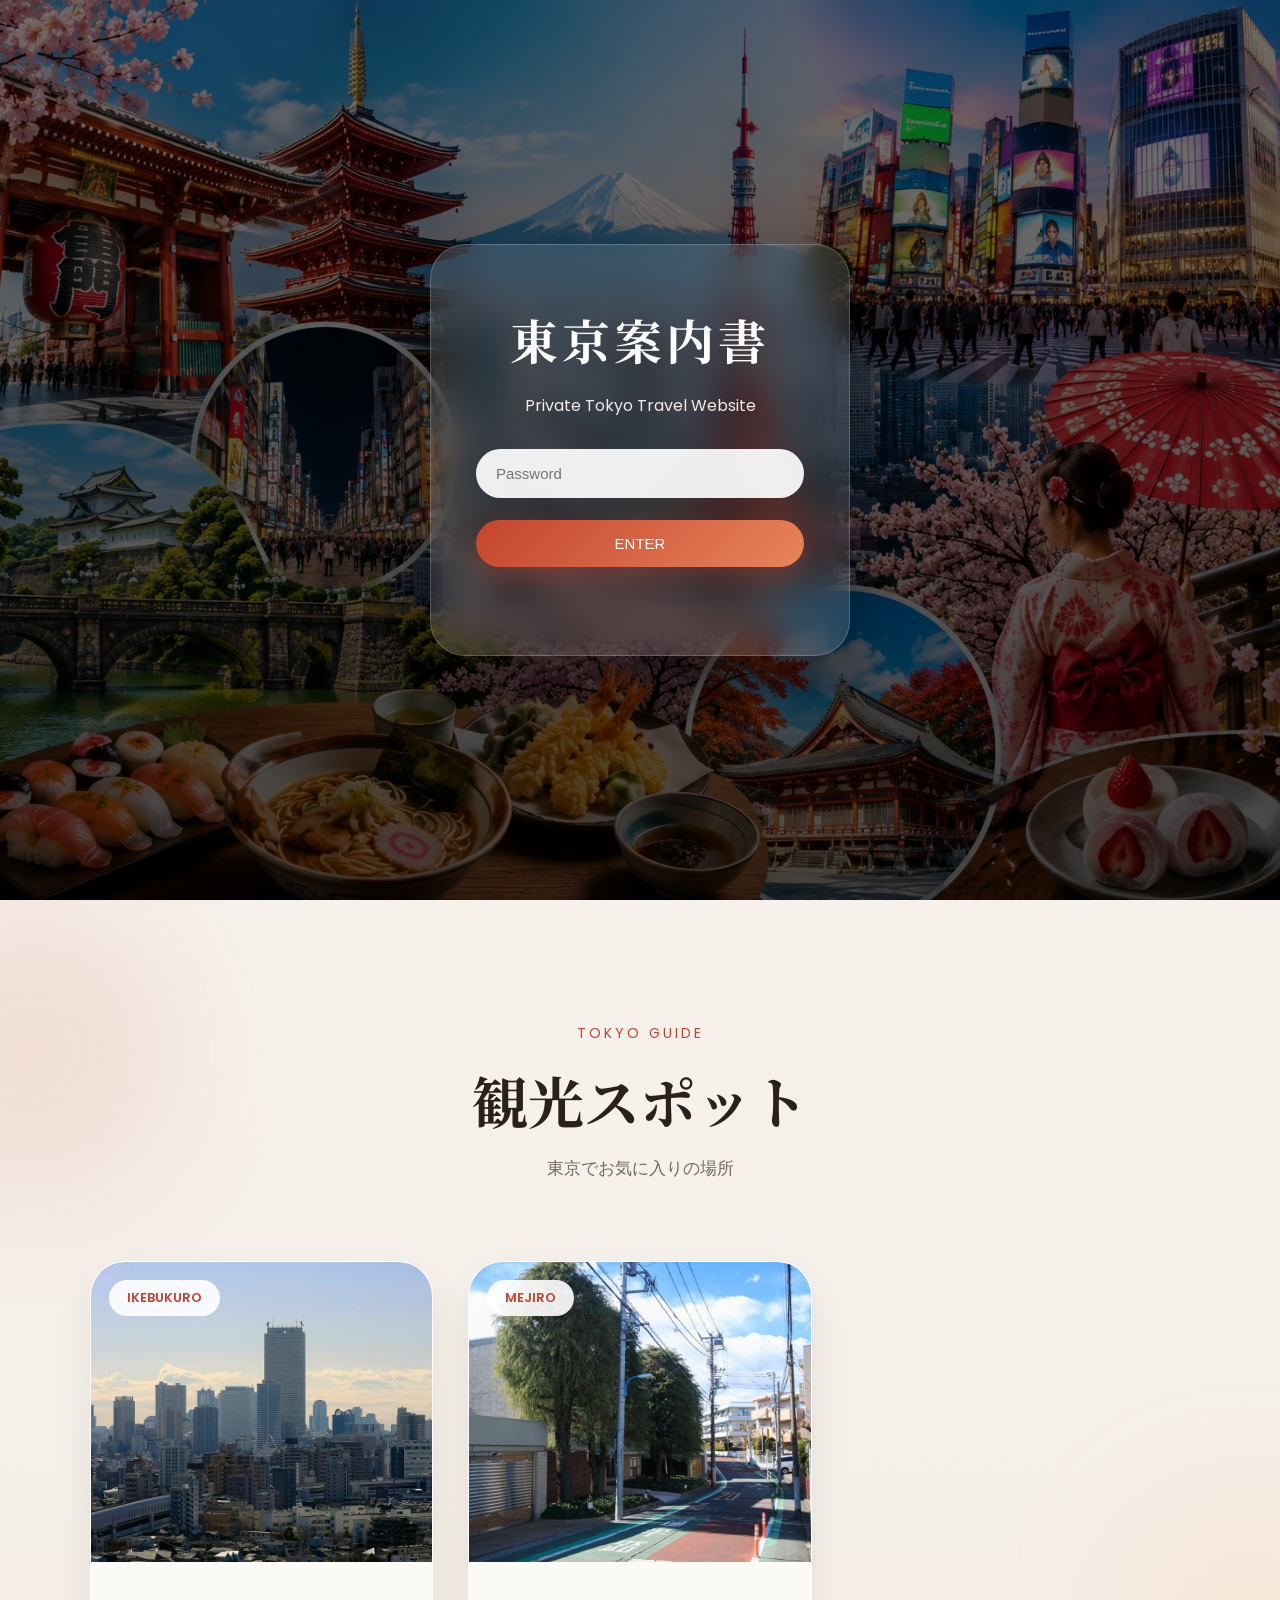
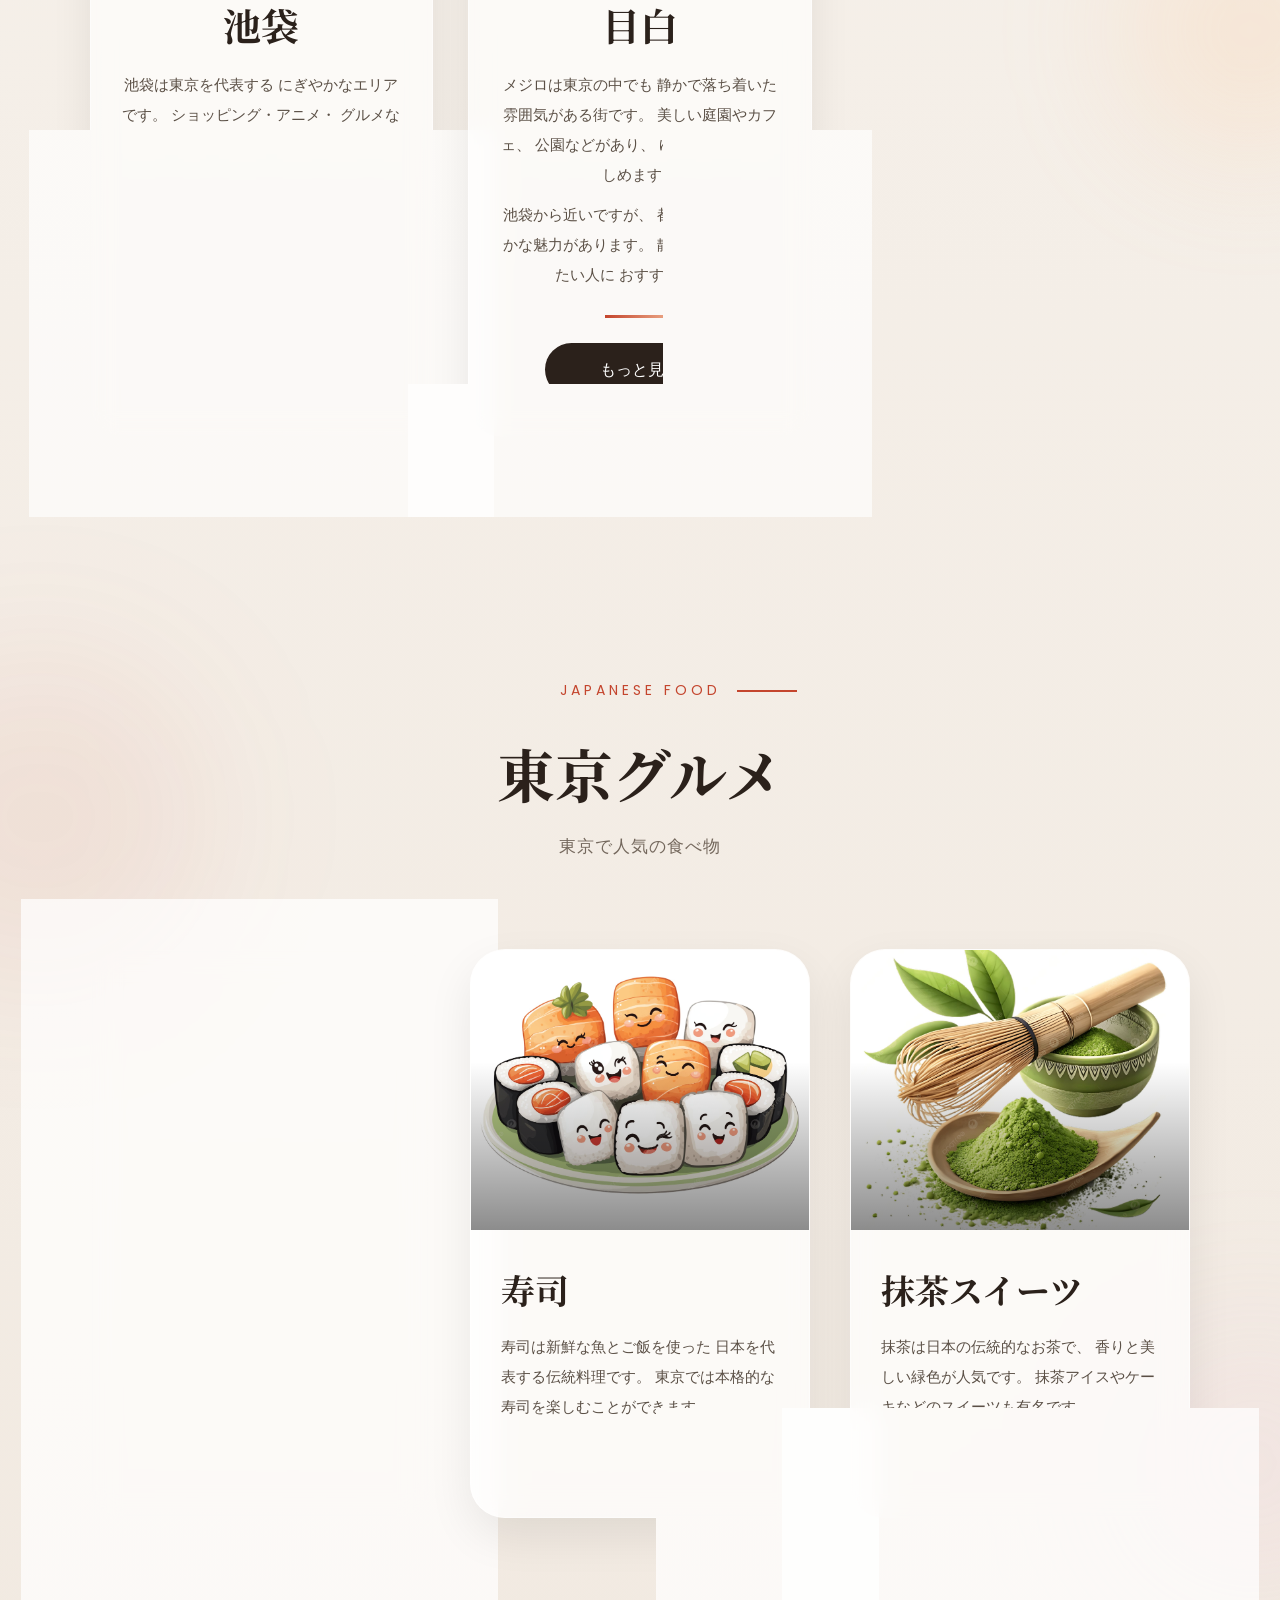
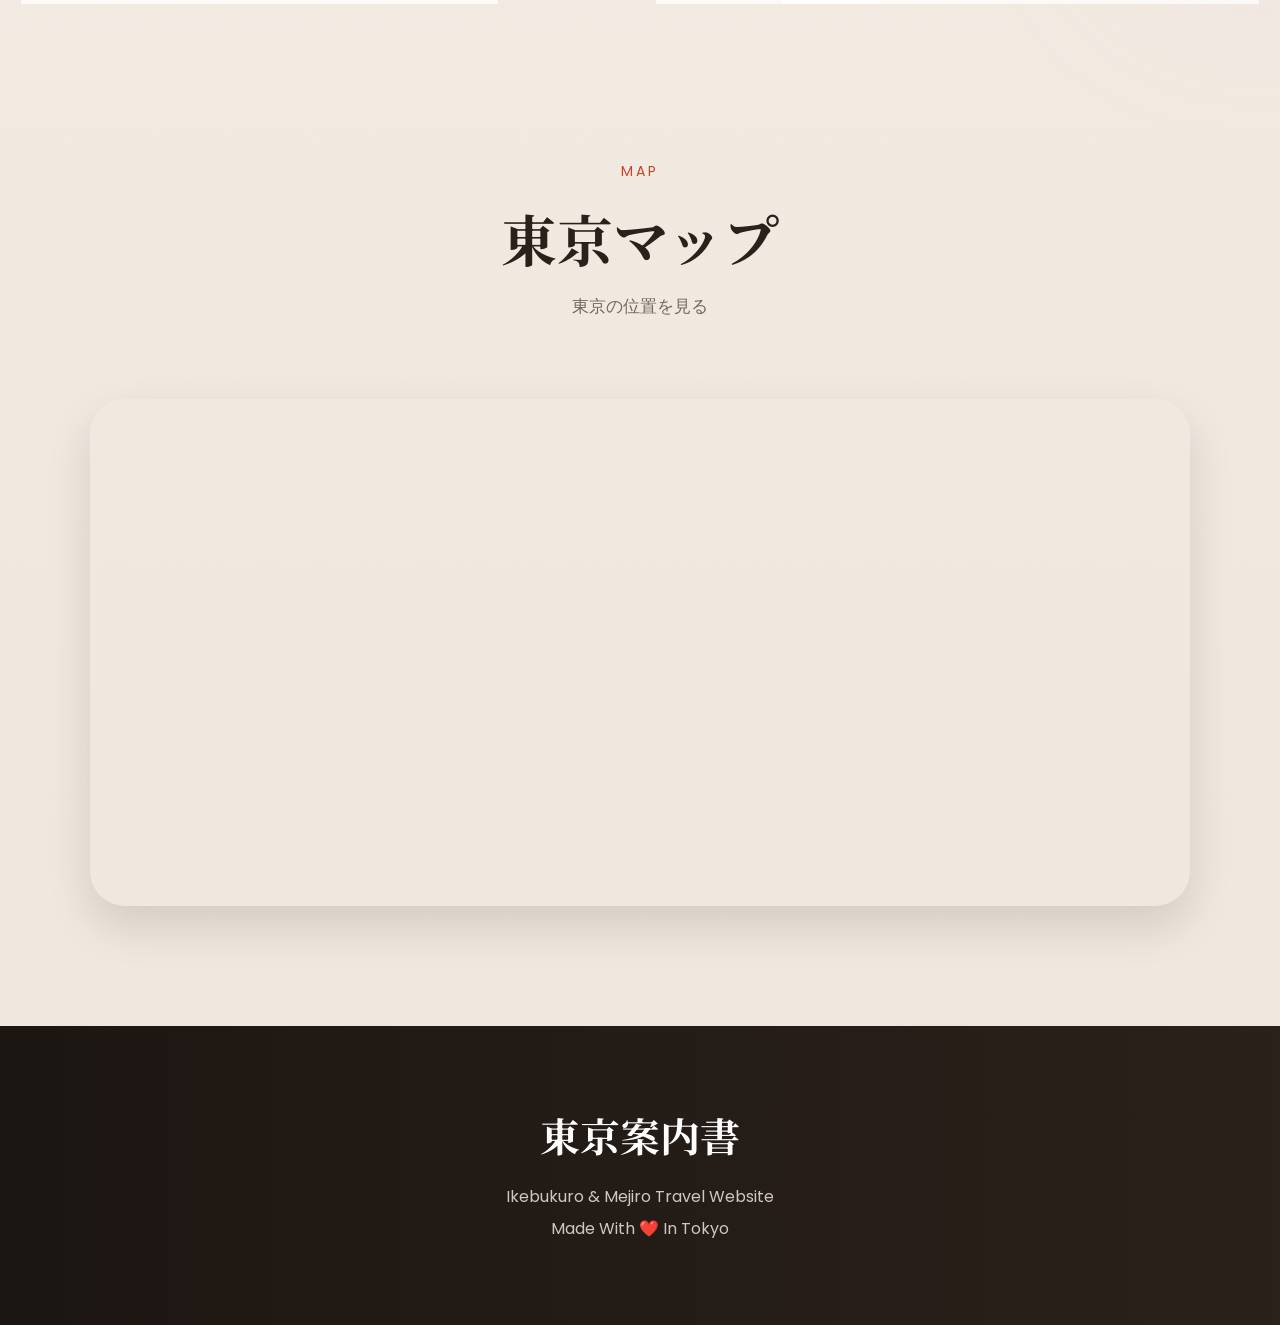
<file: index.html>
<!DOCTYPE html>
<html lang="ja">

<head>
  <meta charset="UTF-8">
  <meta name="viewport" content="width=device-width, initial-scale=1.0">

  <title>東京案内書 | Tokyo Travel</title>

  <link rel="preconnect" href="https://fonts.googleapis.com">
  <link rel="preconnect" href="https://fonts.gstatic.com" crossorigin>

  <link
    href="https://fonts.googleapis.com/css2?family=Noto+Serif+JP:wght@400;500;700&family=Poppins:wght@300;400;500;600&display=swap"
    rel="stylesheet">

  <style>
    * {
      margin: 0;
      padding: 0;
      box-sizing: border-box;
      scroll-behavior: smooth;
    }

    body {
      font-family: "Poppins", sans-serif;
      background:
        linear-gradient(to bottom,
          #f8f4ef,
          #efe6dc);

      color: #2b211b;

      overflow-x: hidden;
    }

    a {
      text-decoration: none;
      color: inherit;
    }

    img {
      width: 100%;
      display: block;
    }

    section {
      padding: 120px 7%;
    }

    /* =========================
           NAVBAR
        ========================= */

    nav {

      position: fixed;
      top: 0;
      left: 0;

      width: 100%;

      padding: 22px 7%;

      display: flex;
      justify-content: space-between;
      align-items: center;

      background:
        rgba(248, 244, 239, 0.78);

      backdrop-filter: blur(18px);

      border-bottom:
        1px solid rgba(0, 0, 0, 0.05);

      z-index: 9999;
    }

    .logo {

      display: flex;
      align-items: center;
      gap: 16px;
    }

    .logo-box {

      width: 55px;
      height: 55px;

      border-radius: 18px;

      background:
        linear-gradient(135deg,
          #c4452d,
          #e8845c);

      display: flex;
      justify-content: center;
      align-items: center;

      color: white;

      font-size: 26px;

      font-family: "Noto Serif JP", serif;

      box-shadow:
        0 10px 25px rgba(196, 69, 45, 0.25);
    }

    .logo h1 {

      font-size: 32px;

      font-family: "Noto Serif JP", serif;

      letter-spacing: 3px;
    }

    nav ul {

      display: flex;
      list-style: none;
      gap: 40px;
    }

    nav ul li a {

      position: relative;

      font-size: 15px;

      transition: 0.3s;
    }

    nav ul li a::after {

      content: "";

      position: absolute;

      left: 0;
      bottom: -6px;

      width: 0%;
      height: 2px;

      background: #c4452d;

      transition: 0.4s;
    }

    nav ul li a:hover {

      color: #c4452d;
    }

    nav ul li a:hover::after {

      width: 100%;
    }

    /* =========================
           HERO
        ========================= */

    .hero {

      height: 100vh;

      position: relative;

      background:
        linear-gradient(rgba(0, 0, 0, 0.35),
          rgba(0, 0, 0, 0.55)),
        url("image/60.jpg") center/cover;

      display: flex;
      justify-content: center;
      align-items: center;

      text-align: center;

      overflow: hidden;
    }

    .hero::before {

      content: "";

      position: absolute;

      width: 600px;
      height: 600px;

      background:
        radial-gradient(circle,
          rgba(255, 255, 255, 0.18),
          transparent);

      top: -200px;
      right: -150px;
    }

    .hero-content {

      position: relative;
      z-index: 2;

      color: white;
    }

    .hero-content h2 {

      font-size: 95px;

      font-family: "Noto Serif JP", serif;

      letter-spacing: 8px;

      margin-bottom: 20px;

      text-shadow:
        0 8px 20px rgba(0, 0, 0, 0.4);
    }

    .hero-content p {

      font-size: 20px;

      line-height: 2;

      margin-bottom: 40px;

      color: #f3ece6;
    }

    .hero-btn {

      display: inline-block;

      padding: 16px 42px;

      border-radius: 60px;

      background:
        linear-gradient(135deg,
          #c4452d,
          #e8845c);

      color: white;

      font-weight: 500;

      transition: 0.4s;

      box-shadow:
        0 10px 25px rgba(196, 69, 45, 0.35);
    }

    .hero-btn:hover {

      transform:
        translateY(-5px) scale(1.03);

      box-shadow:
        0 15px 35px rgba(196, 69, 45, 0.45);
    }

    /* =========================
           TITLE
        ========================= */

    .section-title {

      text-align: center;

      margin-bottom: 80px;
    }

    .section-title span {

      color: #c4452d;

      letter-spacing: 3px;

      font-size: 14px;
    }

    .section-title h2 {

      font-size: 56px;

      margin-top: 15px;

      margin-bottom: 15px;

      font-family: "Noto Serif JP", serif;
    }

    .section-title p {

      color: #74685d;

      font-size: 17px;
    }

    /* =========================
           CARDS
        ========================= */

    .travel-grid {

      display: grid;

      grid-template-columns:
        repeat(3, 1fr);

      gap: 35px;
    }

    .travel-card {

      background:
        rgba(255, 255, 255, 0.65);

      backdrop-filter: blur(12px);

      border-radius: 35px;

      overflow: hidden;

      transition: 0.45s;

      box-shadow:
        0 20px 40px rgba(0, 0, 0, 0.08);

      border:
        1px solid rgba(255, 255, 255, 0.5);
    }

    .travel-card:hover {

      transform:
        translateY(-10px);

      box-shadow:
        0 25px 50px rgba(0, 0, 0, 0.12);
    }

    /* IMAGE */

    .travel-image {

      height: 300px;

      overflow: hidden;

      position: relative;
    }

    .travel-image img {

      height: 100%;
      object-fit: cover;

      transition: 0.6s;
    }

    .travel-card:hover img {

      transform: scale(1.08);
    }

    .travel-tag {

      position: absolute;

      top: 18px;
      left: 18px;

      background:
        rgba(255, 255, 255, 0.9);

      padding: 8px 18px;

      border-radius: 50px;

      font-size: 13px;

      color: #c4452d;

      font-weight: 600;
    }

    /* CONTENT */

    .travel-info {

      padding: 35px 30px 40px;
    }

    .travel-info h3 {

      font-size: 38px;

      margin-bottom: 18px;

      text-align: center;

      font-family: "Noto Serif JP", serif;
    }

    .travel-info p {

      text-align: center;

      line-height: 2;

      color: #5b5046;

      font-size: 15px;

      margin-bottom: 10px;
    }

    /* LINE */

    .mini-line {

      width: 70px;
      height: 3px;

      background:
        linear-gradient(to right,
          #c4452d,
          #efb18f);

      margin: 25px auto;
    }

    /* BUTTON */

    .card-btn {

      display: block;

      width: 190px;

      margin: auto;

      padding: 14px 20px;

      text-align: center;

      border-radius: 50px;

      background: #2b211b;

      color: white;

      transition: 0.4s;
    }

    .card-btn:hover {

      background: #c4452d;

      transform: translateY(-3px);
    }

    /* =========================
           FLOATING SHAPES
        ========================= */

    .shape {

      position: absolute;

      border-radius: 50%;

      filter: blur(60px);

      z-index: -1;
    }

    .shape1 {

      width: 300px;
      height: 300px;

      background:
        rgba(196, 69, 45, 0.10);

      top: 900px;
      left: -120px;
    }

    .shape2 {

      width: 260px;
      height: 260px;

      background:
        rgba(255, 196, 140, 0.18);

      right: -100px;
      top: 1500px;
    }

    /* =========================
           FOOTER
        ========================= */

    footer {

      background:
        linear-gradient(to right,
          #1c1612,
          #2b211b);

      color: white;

      text-align: center;

      padding: 80px 7%;
    }

    footer h2 {

      font-size: 40px;

      margin-bottom: 18px;

      font-family: "Noto Serif JP", serif;
    }

    footer p {

      color: #cfc7c1;

      line-height: 2;
    }

    /* =========================
           MOBILE
        ========================= */

    @media(max-width:1100px) {

      .travel-grid {

        grid-template-columns: 1fr;
      }

    }

    @media(max-width:768px) {

      nav {

        flex-direction: column;

        gap: 20px;

        padding: 18px 5%;
      }

      nav ul {

        gap: 18px;

        flex-wrap: wrap;

        justify-content: center;
      }

      .hero-content h2 {

        font-size: 55px;

        line-height: 1.2;
      }

      .hero-content p {

        font-size: 16px;
      }

      .section-title h2 {

        font-size: 40px;
      }

      .travel-image {

        height: 240px;
      }

      .travel-info {

        padding: 28px 22px 35px;
      }

      .travel-info h3 {

        font-size: 30px;
      }

      .travel-info p {

        font-size: 14px;
      }

    }

    /* =======================
           MAP
        ======================= */

    .map-box {

      overflow: hidden;

      border-radius: 35px;

      box-shadow:
        0 20px 45px rgba(0, 0, 0, 0.12);
    }

    iframe {

      width: 100%;
      height: 500px;
      border: none;
    }

    /* =======================
   FOOD SECTION
======================= */

    #foods {

      position: relative;
    }

    /* TITLE */

    #foods .section-title {

      text-align: center;

      margin-bottom: 90px;
    }

    #foods .section-title span {

      display: inline-block;

      color: #c4452d;

      font-size: 14px;

      letter-spacing: 4px;

      margin-bottom: 15px;

      position: relative;
    }

    #foods .section-title span::after {

      content: "";

      position: absolute;

      width: 60px;
      height: 2px;

      background: #c4452d;

      top: 50%;
      left: 110%;

      transform: translateY(-50%);
    }

    #foods .section-title h2 {

      font-size: 58px;

      font-family: "Noto Serif JP", serif;

      margin-bottom: 18px;

      color: #2b211b;
    }

    #foods .section-title p {

      font-size: 17px;

      color: #74685d;

      letter-spacing: 1px;
    }

    /* GRID */

    #foods .card-grid {

      display: grid;

      grid-template-columns:
        repeat(auto-fit, minmax(320px, 1fr));

      gap: 40px;
    }

    /* CARD */

    #foods .card {

      position: relative;

      overflow: hidden;

      border-radius: 35px;

      background:
        rgba(255, 255, 255, 0.72);

      backdrop-filter: blur(14px);

      border:
        1px solid rgba(255, 255, 255, 0.45);

      transition: 0.5s;

      box-shadow:
        0 18px 45px rgba(0, 0, 0, 0.08);
    }

    #foods .card:hover {

      transform:
        translateY(-12px);

      box-shadow:
        0 28px 55px rgba(0, 0, 0, 0.14);
    }

    /* IMAGE */

    #foods .card-image {

      position: relative;

      height: 280px;

      overflow: hidden;
    }

    #foods .card-image img {

      width: 100%;
      height: 100%;

      object-fit: cover;

      transition: 0.7s;
    }

    #foods .card:hover .card-image img {

      transform: scale(1.1);
    }

    /* OVERLAY */

    #foods .card-image::after {

      content: "";

      position: absolute;

      left: 0;
      bottom: 0;

      width: 100%;
      height: 100%;

      background:
        linear-gradient(to top,
          rgba(0, 0, 0, 0.45),
          transparent 60%);
    }

    /* FOOD TAG */

    .food-tag {

      position: absolute;

      top: 20px;
      left: 20px;

      background:
        rgba(255, 255, 255, 0.92);

      color: #c4452d;

      padding: 8px 18px;

      border-radius: 50px;

      font-size: 13px;

      font-weight: 600;

      z-index: 2;

      box-shadow:
        0 8px 20px rgba(0, 0, 0, 0.08);
    }

    /* CONTENT */

    #foods .card-content {

      padding: 35px 30px 40px;
    }

    #foods .card-content h3 {

      font-size: 34px;

      margin-bottom: 18px;

      font-family: "Noto Serif JP", serif;

      color: #2b211b;
    }

    #foods .card-content p {

      font-size: 15px;

      line-height: 2;

      color: #5b5046;

      margin-bottom: 25px;
    }

    /* MINI LINE */

    .food-line {

      width: 70px;
      height: 3px;

      border-radius: 20px;

      background:
        linear-gradient(to right,
          #c4452d,
          #efb18f);

      margin-bottom: 25px;
    }

    /* BUTTON */

    .food-btn {

      display: inline-block;

      padding: 13px 28px;

      border-radius: 50px;

      background:
        linear-gradient(135deg,
          #c4452d,
          #e8845c);

      color: white;

      font-size: 14px;

      transition: 0.4s;

      box-shadow:
        0 10px 25px rgba(196, 69, 45, 0.25);
    }

    .food-btn:hover {

      transform:
        translateY(-4px);

      box-shadow:
        0 15px 35px rgba(196, 69, 45, 0.35);
    }

    /* FLOAT LIGHT */

    #foods::before {

      content: "";

      position: absolute;

      width: 320px;
      height: 320px;

      background:
        rgba(196, 69, 45, 0.08);

      border-radius: 50%;

      filter: blur(80px);

      top: 100px;
      left: -120px;

      z-index: -1;
    }

    #foods::after {

      content: "";

      position: absolute;

      width: 250px;
      height: 250px;

      background:
        rgba(242, 189, 221, 0.16);

      border-radius: 50%;

      filter: blur(80px);

      bottom: 50px;
      right: -100px;

      z-index: -1;
    }

    /* MOBILE */

    @media(max-width:768px) {

      #foods .section-title h2 {

        font-size: 42px;
      }

      #foods .card-image {

        height: 230px;
      }

      #foods .card-content {

        padding: 28px 22px 35px;
      }

      #foods .card-content h3 {

        font-size: 28px;
      }

      #foods .card-content p {

        font-size: 14px;
      }

    }

    /* =========================
   LOGIN SCREEN
========================= */

    #login-screen {

      position: fixed;

      top: 0;
      left: 0;

      width: 100%;
      height: 100vh;

      background:
        linear-gradient(rgba(0, 0, 0, 0.55),
          rgba(0, 0, 0, 0.7)),
        url("image/60.jpg") center/cover;

      display: flex;
      justify-content: center;
      align-items: center;

      z-index: 999999;
    }

    /* LOGIN BOX */

    .login-box {

      width: 420px;

      padding: 60px 45px;

      border-radius: 35px;

      background:
        rgba(255, 255, 255, 0.12);

      backdrop-filter: blur(18px);

      border:
        1px solid rgba(255, 255, 255, 0.2);

      text-align: center;

      box-shadow:
        0 25px 50px rgba(0, 0, 0, 0.35);
    }

    .login-box h1 {

      color: white;

      font-size: 48px;

      margin-bottom: 18px;

      font-family: "Noto Serif JP", serif;

      letter-spacing: 4px;
    }

    .login-box p {

      color: #f3ece6;

      margin-bottom: 28px;

      line-height: 1.8;
    }

    /* INPUT */

    .login-box input {

      width: 100%;

      padding: 16px 20px;

      border: none;

      outline: none;

      border-radius: 50px;

      background:
        rgba(255, 255, 255, 0.92);

      font-size: 15px;

      margin-bottom: 22px;
    }

    /* BUTTON */

    .login-box button {

      width: 100%;

      padding: 15px;

      border: none;

      border-radius: 50px;

      background:
        linear-gradient(135deg,
          #c4452d,
          #e8845c);

      color: white;

      font-size: 15px;

      cursor: pointer;

      transition: 0.4s;

      box-shadow:
        0 10px 25px rgba(196, 69, 45, 0.35);
    }

    .login-box button:hover {

      transform:
        translateY(-3px);

      box-shadow:
        0 15px 35px rgba(196, 69, 45, 0.45);
    }

    /* ERROR */

    #error-message {

      margin-top: 18px;

      color: #ffb3b3;

      font-size: 14px;
    }

    /* MOBILE */

    @media(max-width:600px) {

      .login-box {

        width: 90%;

        padding: 45px 30px;
      }

      .login-box h1 {

        font-size: 38px;
      }

    }
  </style>

</head>

<body>
  <!-- =========================
     PASSWORD SCREEN
========================= -->

  <div id="login-screen">

    <div class="login-box">

      <h1>東京案内書</h1>

      <p>
        Private Tokyo Travel Website
      </p>

      <input type="password" id="password" placeholder="Password" onkeydown="handleEnter(event)">

      <button onclick="checkPassword()">
        ENTER
      </button>

      <p id="error-message"></p>

    </div>

  </div>

  <!-- NAVBAR -->

  <nav>

    <div class="logo">

      <div class="logo-box">
        TK
      </div>

      <h1>東京案内書 - フリージアの通信記者NTAT</h1>

    </div>

    <ul>

      <li><a href="index.html">ホーム</a></li>
      <li><a href="ikebukuro.html">池袋</a></li>
      <li><a href="mejiro.html">目白</a></li>
      <li><a href="login.html">Login</a></li>

    </ul>

  </nav>

  <!-- HERO -->

  <section class="hero">

    <div class="hero-content">

      <h2>TOKYO TRAVEL</h2>

      <p>
        池袋・目白・東京の静かな美しさを紹介する旅サイト
      </p>

      <a href="#" class="hero-btn">
        東京を見る
      </a>

    </div>

  </section>

  <!-- SHAPES -->

  <div class="shape shape1"></div>
  <div class="shape shape2"></div>

  <!-- PLACES -->

  <section>

    <div class="section-title">

      <span>TOKYO GUIDE</span>

      <h2>観光スポット</h2>

      <p>
        東京でお気に入りの場所
      </p>

    </div>

    <div class="travel-grid">
      <!-- IKEBUKURO -->

      <div class="travel-card">

        <div class="travel-image">

          <img src="image/41.jpg" alt="目白">

          <div class="travel-tag">
            IKEBUKURO
          </div>

        </div>

        <div class="travel-info">

          <h3>池袋</h3>

          <p>
            池袋は東京を代表する にぎやかなエリアです。
            ショッピング・アニメ・ グルメなどが楽しめます。
            伝統的な神社もあり、 都会と文化が共存する街です。
          </p>

          <p>
            日本庭園や散歩道を
            ゆっくり楽しめます。
          </p>

          <div class="mini-line"></div>

          <a href="ikebukuro.html" class="card-btn">
            もっと見る
          </a>

        </div>

      </div>

      <!-- MEJIRO -->

      <div class="travel-card">

        <div class="travel-image">

          <img src="image/66.jpg" alt="学習院大学">

          <div class="travel-tag">
            MEJIRO
          </div>

        </div>

        <div class="travel-info">

          <h3>目白</h3>

          <p>
            メジロは東京の中でも 静かで落ち着いた雰囲気がある街です。
            美しい庭園やカフェ、 公園などがあり、 ゆっくり散歩を楽しめます。

          <p>
            池袋から近いですが、 都会とは違う穏やかな魅力があります。
            静かな東京を感じたい人に おすすめです。
          </p>
          </p>

          <div class="mini-line"></div>

          <a href="mejiro.html" class="card-btn">
            もっと見る
          </a>

        </div>

      </div>

    </div>

  </section>
  <!-- FOOD -->

  <section id="foods">

    <div class="section-title">

      <span>JAPANESE FOOD</span>

      <h2>東京グルメ</h2>

      <p>
        東京で人気の食べ物
      </p>

    </div>

    <div class="card-grid">

      <!-- RAMEN -->

      <div class="card">

        <div class="card-image">

          <img src="image/64.jpg" alt="Ramen">

        </div>

        <div class="card-content">

          <h3>ラーメン</h3>

          <p>
            ラーメンは日本でとても人気のある料理です。
            濃厚なスープともちもちした麺が魅力で、
            東京には多くの有名ラーメン店があります。
          </p>

        </div>

      </div>

      <!-- SUSHI -->

      <div class="card">

        <div class="card-image">

          <img src="image/63.jpg" alt="Sushi">

        </div>

        <div class="card-content">

          <h3>寿司</h3>
          <p>
            寿司は新鮮な魚とご飯を使った
            日本を代表する伝統料理です。
            東京では本格的な寿司を楽しむことができます。
          </p>

        </div>

      </div>

      <!-- MATCHA -->

      <div class="card">

        <div class="card-image">

          <img src="image/62.jpg" alt="Matcha">

        </div>

        <div class="card-content">

          <h3>抹茶スイーツ</h3>

          <p>
            抹茶は日本の伝統的なお茶で、
            香りと美しい緑色が人気です。
            抹茶アイスやケーキなどのスイーツも有名です。
          </p>

        </div>

      </div>

    </div>

  </section>

  <!-- MAP -->

  <section id="map">

    <div class="section-title">

      <span>MAP</span>

      <h2>東京マップ</h2>

      <p>
        東京の位置を見る
      </p>

    </div>

    <div class="map-box">

      <iframe src="https://www.google.com/maps?q=Tokyo&output=embed">
      </iframe>

    </div>

  </section>

  <footer>

    <h2>東京案内書</h2>

    <p>
      Ikebukuro & Mejiro Travel Website <br>
      Made With ❤️ In Tokyo
    </p>

  </footer>
  <!-- =========================
     SCRIPT
========================= -->

  <script>

    function checkPassword() {
      function handleEnter(event) {

        if (event.key === "Enter") {

          checkPassword();
        }

      }

      const password =
        document.getElementById("password").value;

      const loginScreen =
        document.getElementById("login-screen");

      const error =
        document.getElementById("error-message");

      // PASSWORD

      if (password === "freesiaNTAT") {

        loginScreen.style.display = "none";

      } else {

        error.innerHTML =
          "パスワードが違います";
      }

    }

  </script>

</body>

</html>
</file>
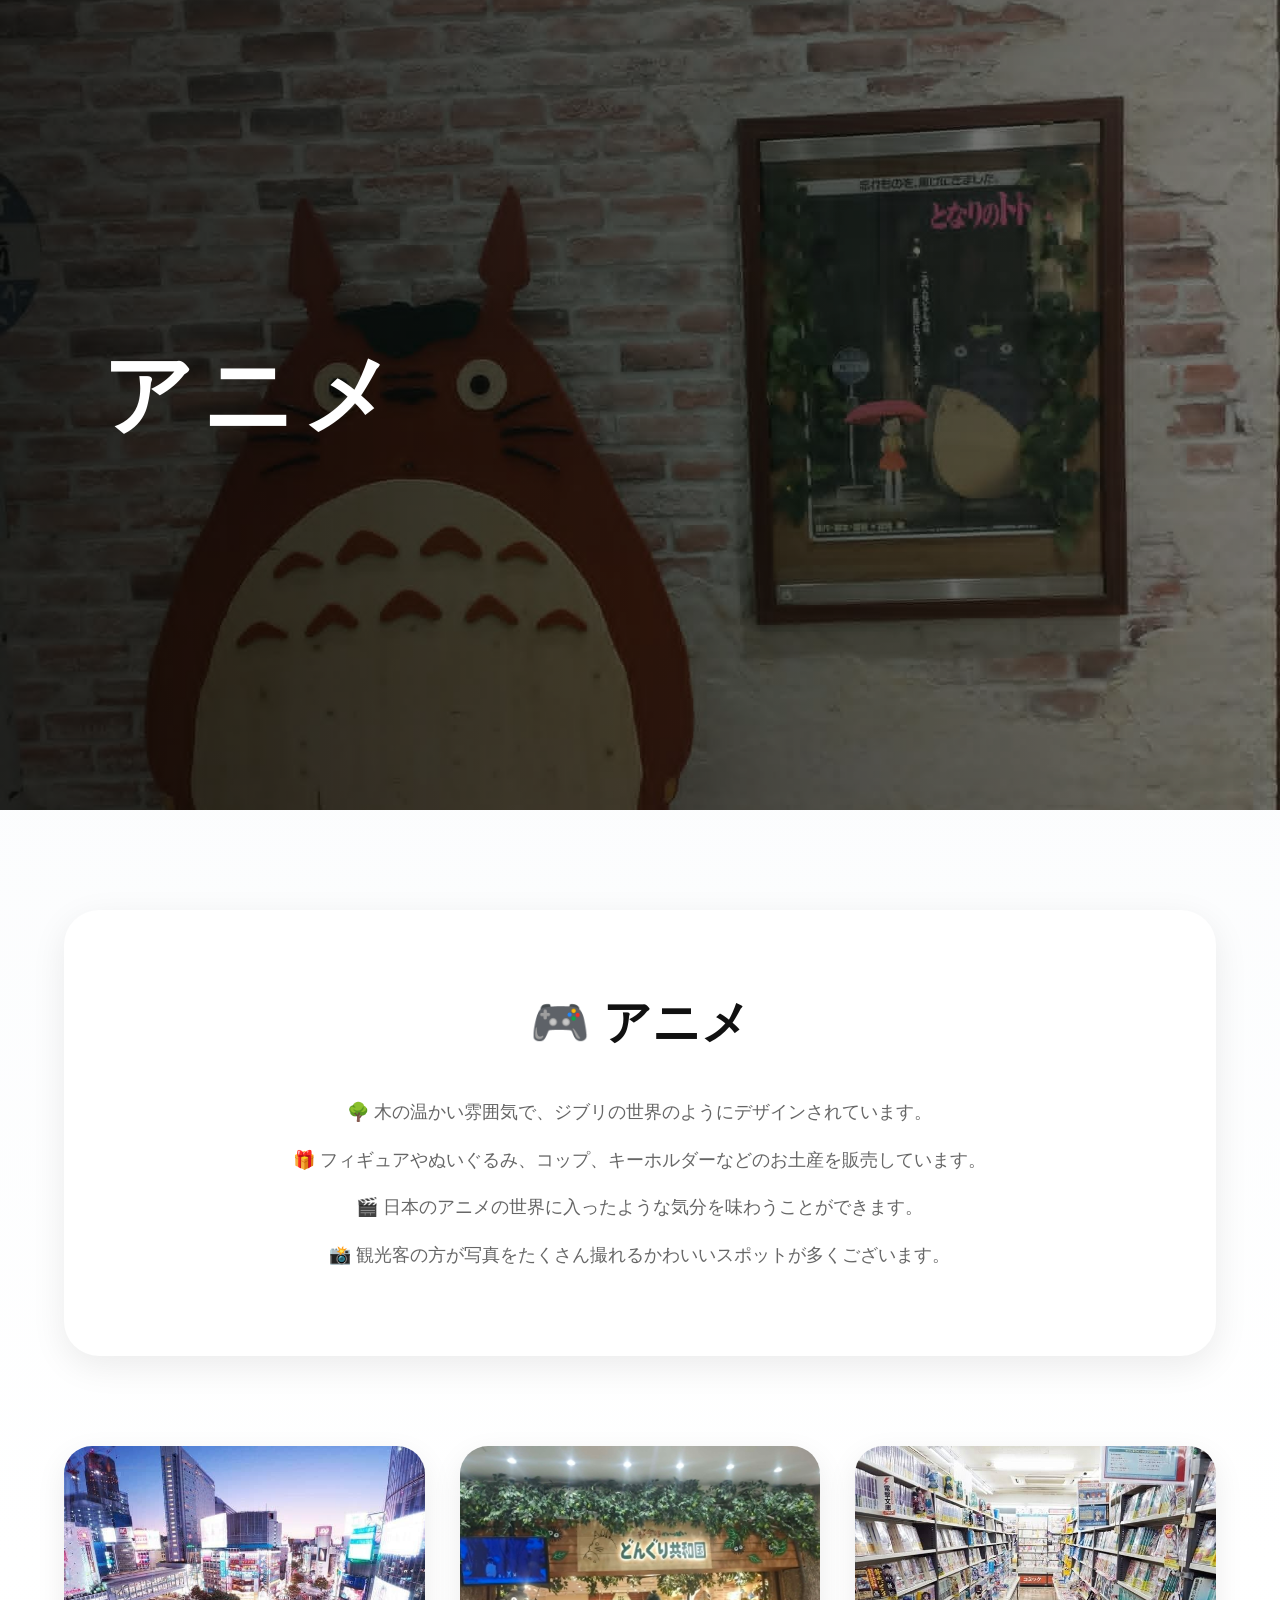
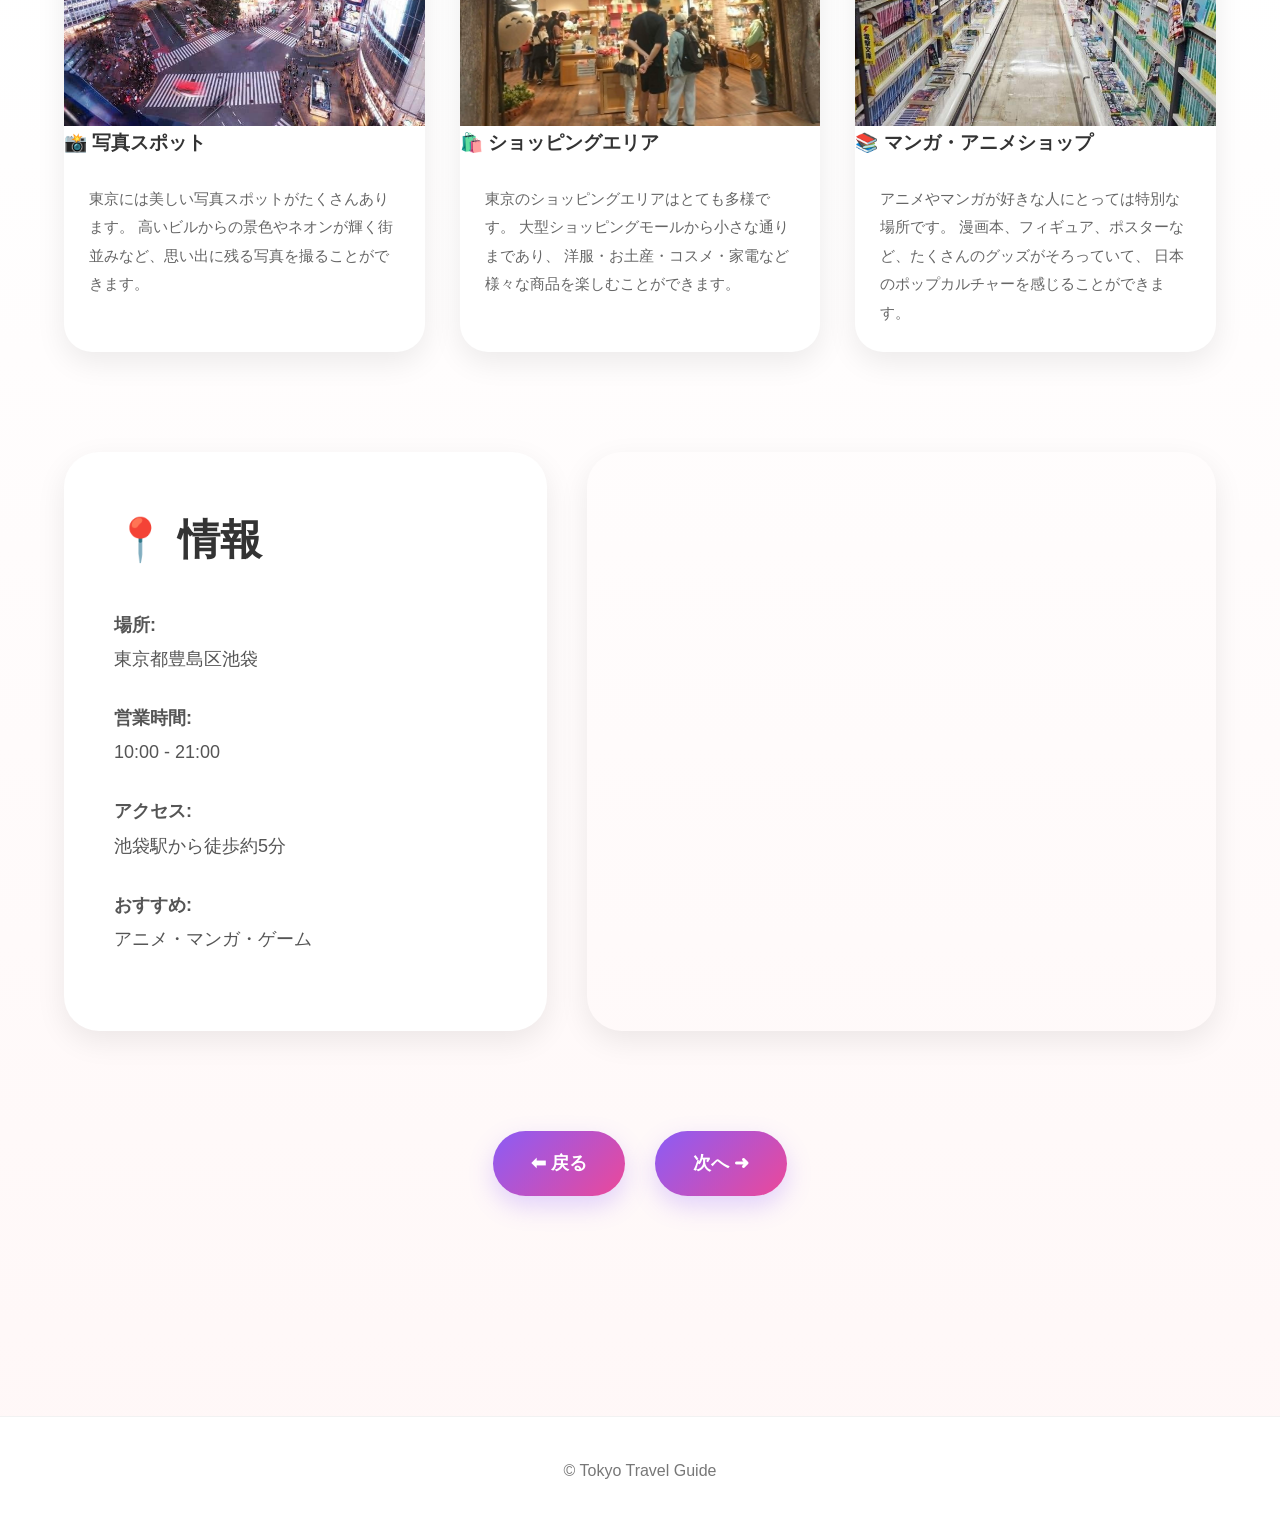
<file: anime.html>
<!DOCTYPE html>
<html lang="ja">

<head>
    <meta charset="UTF-8">
    <meta name="viewport" content="width=device-width, initial-scale=1.0">

    <title>Anime Street | Tokyo Travel</title>

    <style>
        * {
            margin: 0;
            padding: 0;
            box-sizing: border-box;
            font-family: Arial, sans-serif;
        }

        html {
            scroll-behavior: smooth;
        }

        body {

            background:
                linear-gradient(to bottom,
                    #f8fafc,
                    #ffffff,
                    #fff7f7);

            color: #333;

            line-height: 1.8;
        }

        /* HERO */

        .hero {
            position: relative;

            height: 90vh;

            overflow: hidden;
        }

        .hero img {
            width: 100%;
            height: 100%;

            object-fit: cover;

            filter: brightness(65%);
        }

        .hero::after {
            content: "";

            position: absolute;
            inset: 0;

            background:
                linear-gradient(to right,
                    rgba(0, 0, 0, 0.7),
                    rgba(0, 0, 0, 0.2));
        }

        .hero-text {
            position: absolute;

            top: 50%;
            left: 8%;

            transform: translateY(-50%);

            z-index: 5;

            color: white;
        }

        .hero-text h1 {

            font-size: 90px;

            letter-spacing: 8px;

            margin-bottom: 20px;

            font-weight: 900;
        }

        .hero-text p {

            font-size: 24px;

            color: #f1f1f1;
        }

        /* CONTAINER */

        .container {
            width: 90%;
            max-width: 1300px;

            margin: auto;

            padding: 100px 0;
        }

        /* DESCRIPTION */

        .description {

            background: white;

            padding: 70px;

            border-radius: 35px;

            margin-bottom: 90px;

            box-shadow:
                0 10px 35px rgba(0, 0, 0, 0.08);

            text-align: center;
        }

        .description h2 {

            font-size: 48px;

            margin-bottom: 30px;

            color: #111;
        }

        .description p {

            font-size: 18px;

            color: #666;

            margin-bottom: 15px;
        }

        /* GALLERY */

        .gallery {

            display: grid;

            grid-template-columns:
                repeat(auto-fit, minmax(320px, 1fr));

            gap: 35px;

            margin-bottom: 100px;
        }

        .gallery-card {

            background: white;

            border-radius: 28px;

            overflow: hidden;

            box-shadow:
                0 10px 30px rgba(0, 0, 0, 0.08);

            transition: 0.4s;
        }

        .gallery-card:hover {

            transform:
                translateY(-10px);
        }

        .gallery-item {

            position: relative;

            overflow: hidden;

            height: 280px;
        }

        .gallery-item img {

            width: 100%;
            height: 100%;

            object-fit: cover;

            transition: 0.5s;
        }

        .gallery-item:hover img {

            transform: scale(1.08);
        }

        /* OVERLAY */

        .overlay {

            position: absolute;
            inset: 0;

            background:
                linear-gradient(to top,
                    rgba(0, 0, 0, 0.85),
                    rgba(0, 0, 0, 0.1));

            display: flex;

            flex-direction: column;

            justify-content: flex-end;

            padding: 25px;

            opacity: 0;

            transition: 0.4s;
        }

        .gallery-item:hover .overlay {

            opacity: 1;
        }

        .overlay h3 {

            color: white;

            font-size: 30px;

            margin-bottom: 10px;
        }

        .overlay p {

            color: #eee;
        }

        .gallery-caption {

            padding: 25px;

            color: #666;

            font-size: 15px;

            line-height: 1.9;
        }

        /* INFO + MAP */

        .info-map {

            display: grid;

            grid-template-columns:
                1fr 1.3fr;

            gap: 40px;

            align-items: stretch;

            margin-bottom: 100px;
        }

        .info-box {

            background: white;

            padding: 50px;

            border-radius: 35px;

            box-shadow:
                0 10px 30px rgba(0, 0, 0, 0.08);

            display: flex;

            flex-direction: column;

            justify-content: center;
        }

        .info-box h3 {

            font-size: 42px;

            margin-bottom: 30px;
        }

        .info-box p {

            font-size: 18px;

            color: #555;

            margin-bottom: 25px;

            line-height: 1.9;
        }

        .map-box iframe {

            width: 100%;

            height: 100%;

            min-height: 450px;

            border: none;

            border-radius: 35px;

            box-shadow:
                0 10px 30px rgba(0, 0, 0, 0.08);
        }

        /* BUTTONS */

        .page-navigation {

            display: flex;

            justify-content: center;

            gap: 30px;

            flex-wrap: wrap;
        }

        .nav-btn {

            padding: 16px 38px;

            border-radius: 50px;

            text-decoration: none;

            font-size: 18px;

            font-weight: bold;

            color: white;

            background:
                linear-gradient(135deg,
                    #8b5cf6,
                    #ec4899);

            box-shadow:
                0 10px 25px rgba(140, 90, 255, 0.25);

            transition: 0.4s;
        }

        .nav-btn:hover {

            transform:
                translateY(-5px) scale(1.05);
        }

        /* FOOTER */

        footer {

            margin-top: 120px;

            background: white;

            padding: 40px;

            text-align: center;

            color: #777;

            border-top:
                1px solid rgba(0, 0, 0, 0.05);
        }

        /* RESPONSIVE */

        @media(max-width:900px) {

            .hero-text h1 {

                font-size: 60px;
            }

            .hero-text p {

                font-size: 18px;
            }

            .description {

                padding: 40px;
            }

            .description h2 {

                font-size: 36px;
            }

            .info-map {

                grid-template-columns: 1fr;
            }

        }
        /* =========================
   MOBILE RESPONSIVE
========================= */

@media (max-width: 768px){

    body{
        overflow-x:hidden;
    }

    section{
        padding:70px 6%;
    }

    /* HERO */

    .hero{
        height:85vh;
        background-position:center;
    }

    .hero-content h1{

        font-size:52px;

        letter-spacing:2px;

        line-height:1.2;
    }

    .hero-content p{

        font-size:16px;

        padding:0 10px;
    }

    /* TITLE */

    .title{
        margin-bottom:45px;
    }

    .title h2{

        font-size:34px;

        line-height:1.4;
    }

    .title p{

        font-size:15px;

        line-height:1.9;
    }

    /* GRID */

    .gallery{

        grid-template-columns:1fr;

        gap:25px;
    }

    .info-map{

        grid-template-columns:1fr;
    }

    /* CARD */

    .gallery-card{

        border-radius:24px;
    }

    .gallery-card img{

        height:220px;
    }

    .gallery-content{

        padding:22px;
    }

    .gallery-content h3{

        font-size:24px;
    }

    .gallery-content p{

        font-size:15px;
    }

    /* INFO BOX */

    .info-box{

        padding:28px;
    }

    .info-box h3{

        font-size:28px;
    }

    .info-box p{

        font-size:15px;
    }

    /* MAP */

    iframe{

        height:320px;
    }

    /* BUTTON */

    .page-navigation{

        gap:15px;
    }

    .nav-btn{

        width:100%;

        text-align:center;

        padding:14px 20px;

        font-size:15px;
    }

    /* FOOTER */

    footer{

        padding:60px 6%;
    }

    footer h2{

        font-size:28px;
    }

    footer p{

        font-size:14px;
    }

}
    </style>

</head>

<body>

    <!-- HERO -->

    <section class="hero">

        <img src="image/9.jpg">

        <div class="hero-text">

            <h1>アニメ </h1>

            <p>
            </p>

        </div>

    </section>

    <!-- CONTENT -->

    <div class="container">

        <!-- DESCRIPTION -->

        <div class="description">

            <h2>🎮 アニメ</h2>

            <p>
                🌳 木の温かい雰囲気で、ジブリの世界のようにデザインされています。
            </p>

            <p>
                🎁 フィギュアやぬいぐるみ、コップ、キーホルダーなどのお土産を販売しています。
            </p>

            <p>
                🎬 日本のアニメの世界に入ったような気分を味わうことができます。
            </p>
            <p>
                📸 観光客の方が写真をたくさん撮れるかわいいスポットが多くございます。
            </p>

        </div>

        <!-- GALLERY -->

        <div class="gallery">

            <!-- ITEM 1 -->

            <div class="gallery-card">

                <div class="gallery-item">

                    <img src="image/55.jpg">

                    <div class="overlay">

                        <h3>📸 写真スポット</h3>

                    </div>

                </div>
                <h3>📸 写真スポット</h3>

                <div class="gallery-caption">

                    東京には美しい写真スポットがたくさんあります。
                    高いビルからの景色やネオンが輝く街並みなど、思い出に残る写真を撮ることができます。

                </div>

            </div>

            <!-- ITEM 2 -->

            <div class="gallery-card">

                <div class="gallery-item">

                    <img src="image/10.jpg">

                    <div class="overlay">

                        <h3>🛍️ ショッピングエリア</h3>

                    </div>

                </div>
                <h3>🛍️ ショッピングエリア</h3>

                <div class="gallery-caption">

                    東京のショッピングエリアはとても多様です。
                    大型ショッピングモールから小さな通りまであり、
                    洋服・お土産・コスメ・家電など様々な商品を楽しむことができます。

                </div>

            </div>

            <!-- ITEM 3 -->

            <div class="gallery-card">

                <div class="gallery-item">

                    <img src="image/54.jpg">

                    <div class="overlay">

                        <h3>📚 マンガ・アニメショップ</h3>

                    </div>

                </div>
                <h3>📚 マンガ・アニメショップ</h3>

                <div class="gallery-caption">

                    アニメやマンガが好きな人にとっては特別な場所です。
                    漫画本、フィギュア、ポスターなど、たくさんのグッズがそろっていて、
                    日本のポップカルチャーを感じることができます。

                </div>

            </div>

        </div>

        <!-- INFO + MAP -->

        <section class="info-map">

            <div class="info-box">

                <h3>📍 情報</h3>

                <p>
                    <strong>場所:</strong><br>
                    東京都豊島区池袋
                </p>

                <p>
                    <strong>営業時間:</strong><br>
                    10:00 - 21:00
                </p>

                <p>
                    <strong>アクセス:</strong><br>
                    池袋駅から徒歩約5分
                </p>

                <p>
                    <strong>おすすめ:</strong><br>
                    アニメ・マンガ・ゲーム
                </p>

            </div>

            <div class="map-box">

                <iframe src="https://www.google.com/maps?q=Ikebukuro+Anime+Tokyo&output=embed">
                </iframe>

            </div>

        </section>

        <!-- BUTTON -->

        <div class="page-navigation">

            <a href="sunshine.html" class="nav-btn">
                ⬅ 戻る
            </a>

            <a href="food.html" class="nav-btn">
                次へ ➜
            </a>

        </div>

    </div>

    <!-- FOOTER -->

    <footer>

        <p>© Tokyo Travel Guide</p>

    </footer>

</body>

</html>
</file>
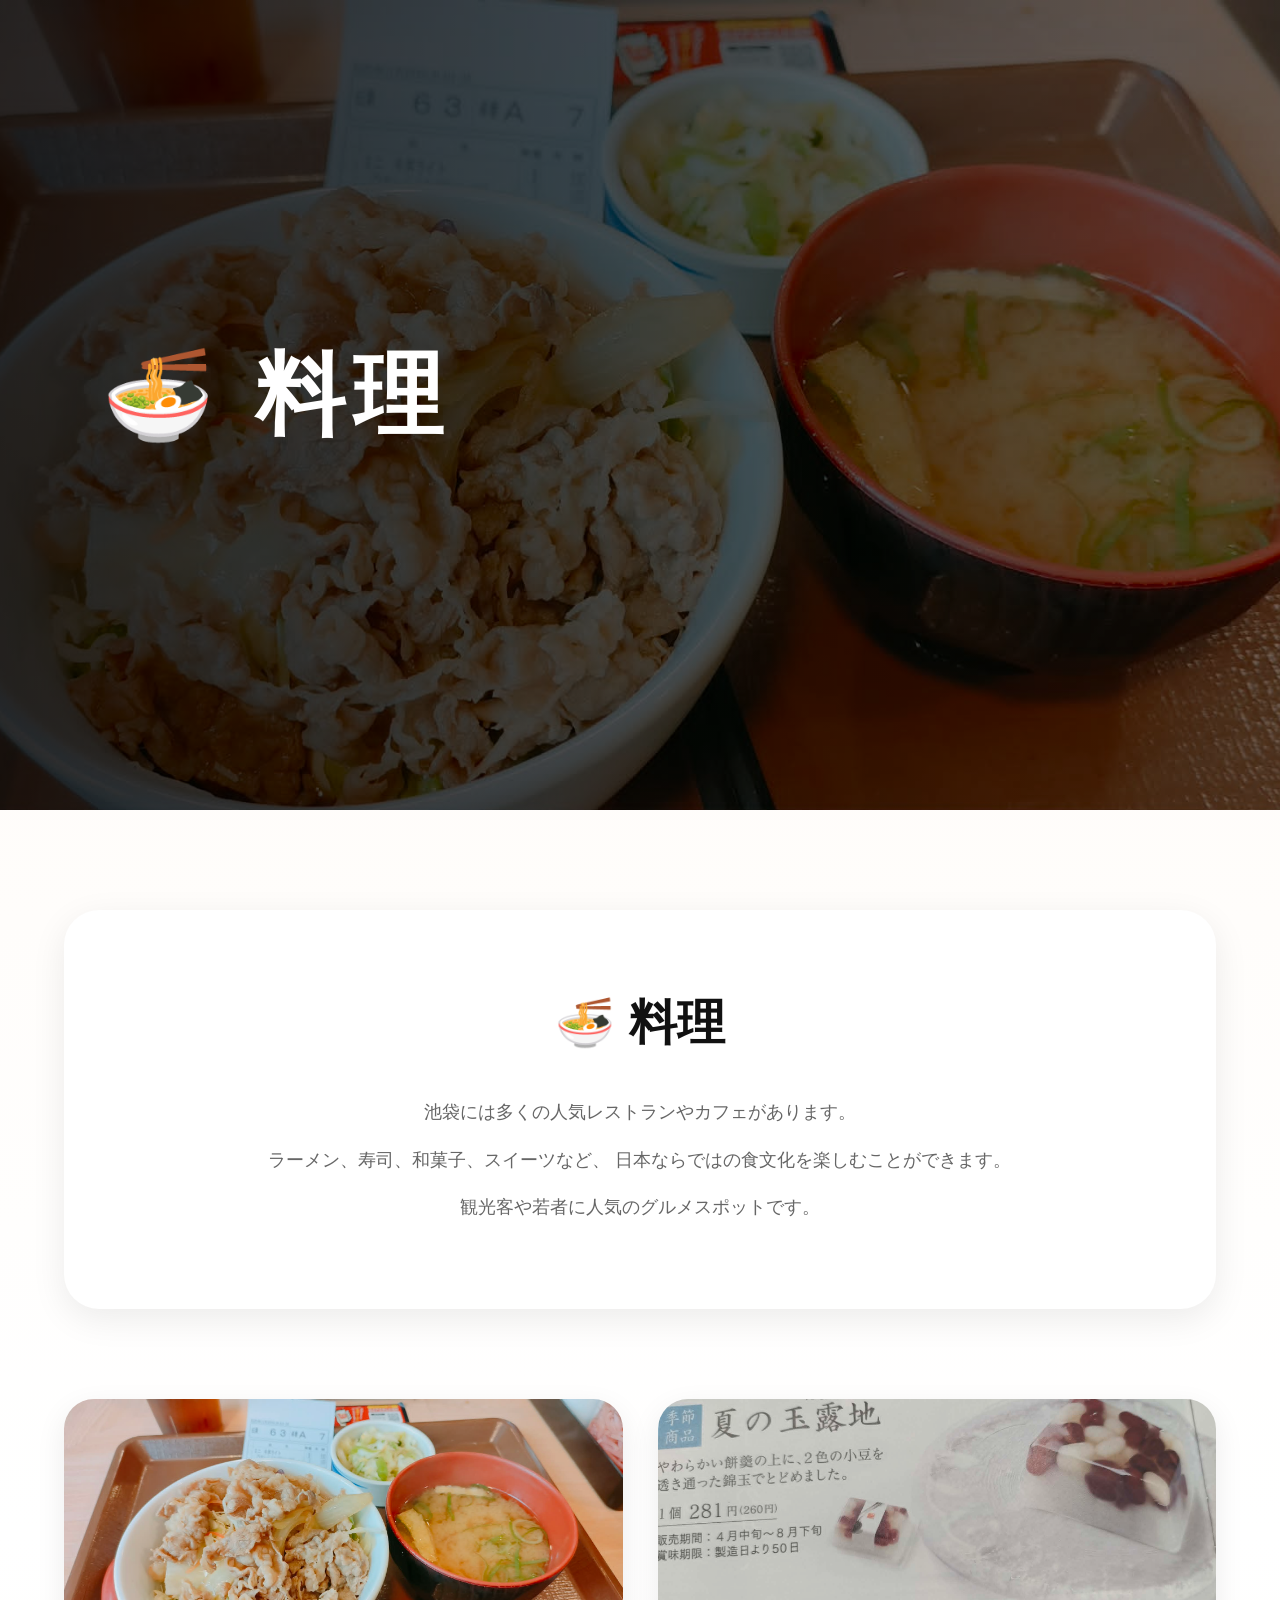
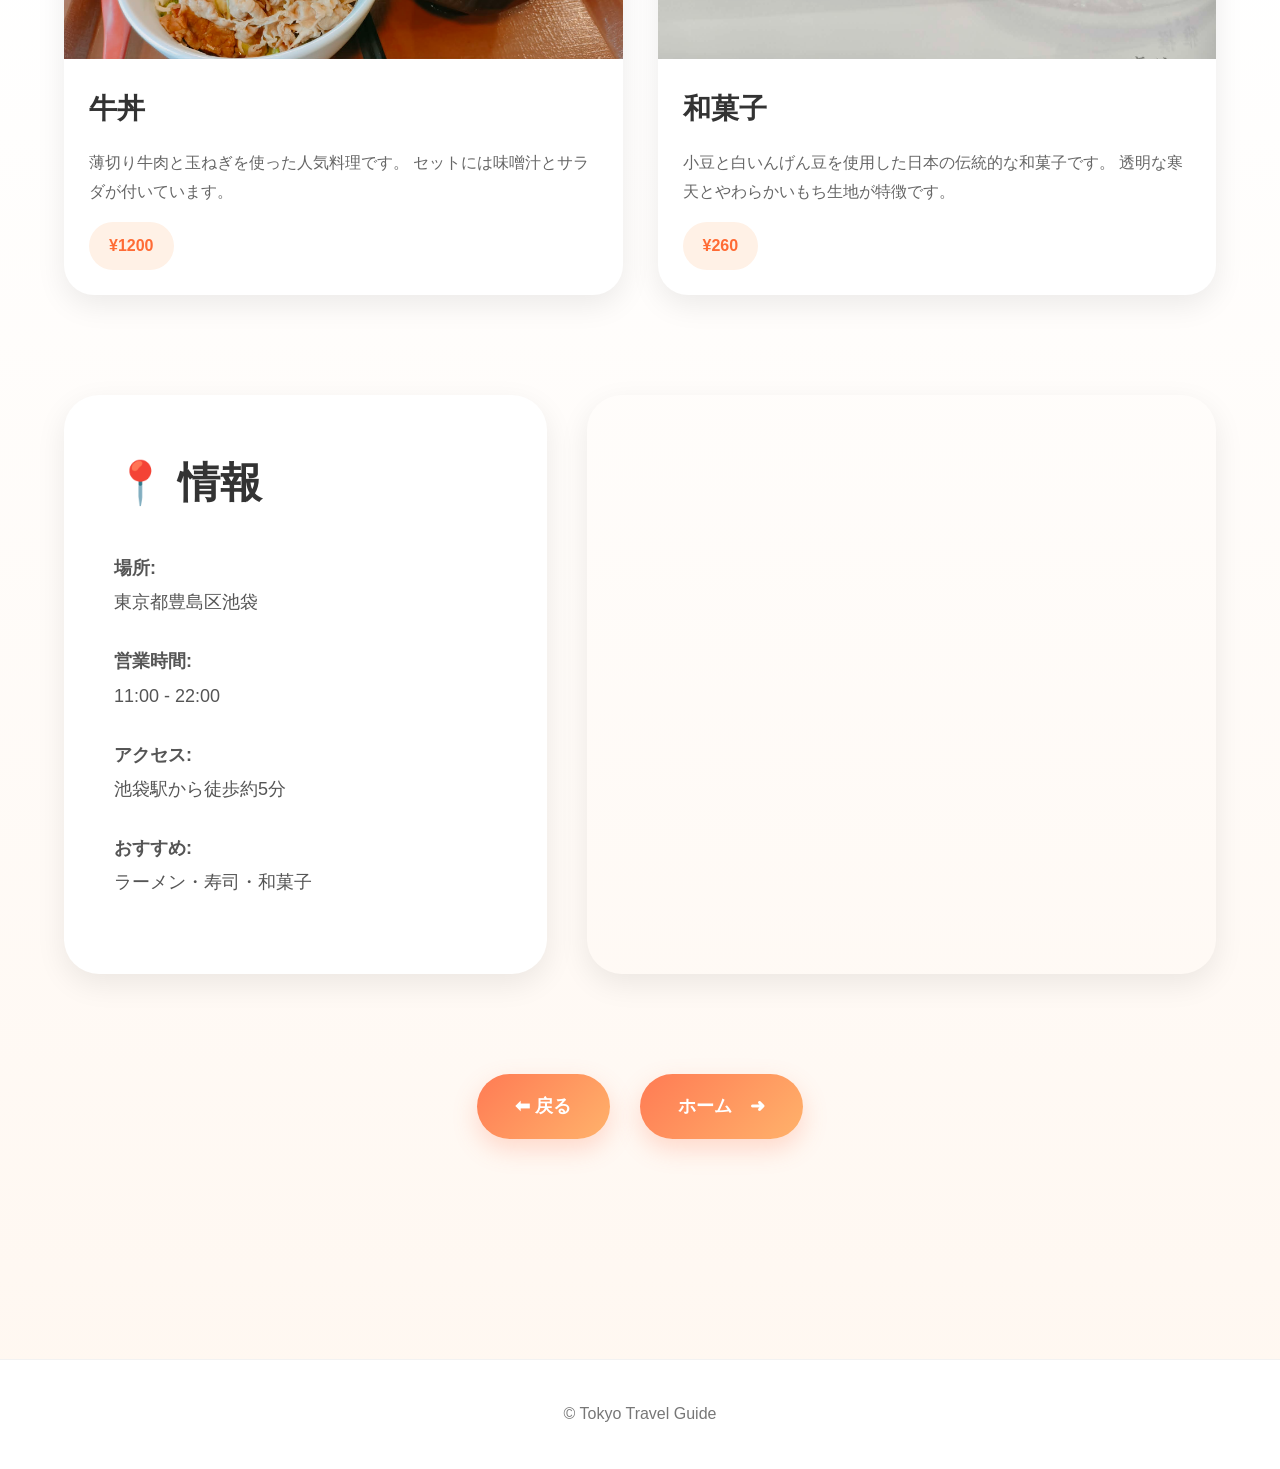
<file: food.html>
<!DOCTYPE html>
<html lang="ja">

<head>
    <meta charset="UTF-8">
    <meta name="viewport" content="width=device-width, initial-scale=1.0">

    <title>Food Street | Tokyo Travel</title>

    <style>

        *{
            margin:0;
            padding:0;
            box-sizing:border-box;
            font-family:Arial,sans-serif;
        }

        html{
            scroll-behavior:smooth;
        }

        body{

            background:
            linear-gradient(
                to bottom,
                #fffaf5,
                #ffffff,
                #fff7f0
            );

            color:#333;

            line-height:1.8;
        }

        /* HERO */

        .hero{
            position:relative;
            height:90vh;
            overflow:hidden;
        }

        .hero img{
            width:100%;
            height:100%;
            object-fit:cover;
            filter:brightness(60%);
        }

        .hero::after{
            content:"";
            position:absolute;
            inset:0;

            background:
            linear-gradient(
                to right,
                rgba(0,0,0,0.7),
                rgba(0,0,0,0.2)
            );
        }

        .hero-text{
            position:absolute;
            top:50%;
            left:8%;
            transform:translateY(-50%);
            z-index:5;
            color:white;
        }

        .hero-text h1{
            font-size:90px;
            letter-spacing:8px;
            margin-bottom:20px;
            font-weight:900;
        }

        .hero-text p{
            font-size:24px;
            color:#f1f1f1;
        }

        /* CONTAINER */

        .container{
            width:90%;
            max-width:1300px;
            margin:auto;
            padding:100px 0;
        }

        /* DESCRIPTION */

        .description{
            background:white;
            padding:70px;
            border-radius:35px;
            margin-bottom:90px;
            box-shadow:
            0 10px 35px rgba(0,0,0,0.08);
            text-align:center;
        }

        .description h2{
            font-size:48px;
            margin-bottom:30px;
            color:#111;
        }

        .description p{
            font-size:18px;
            color:#666;
            margin-bottom:15px;
        }

        /* FOOD GRID */

        .food-grid{
            display:grid;
            grid-template-columns:
            repeat(auto-fit,minmax(300px,1fr));
            gap:35px;
            margin-bottom:100px;
        }

        .food-card{
            background:white;
            border-radius:30px;
            overflow:hidden;
            box-shadow:
            0 10px 30px rgba(0,0,0,0.08);
            transition:0.4s;
        }

        .food-card:hover{
            transform:
            translateY(-10px);
        }

        .food-image{
            position:relative;
            overflow:hidden;
            height:260px;
        }

        .food-image img{
            width:100%;
            height:100%;
            object-fit:cover;
            transition:0.5s;
        }

        .food-card:hover img{
            transform:scale(1.08);
        }

        .food-overlay{
            position:absolute;
            inset:0;

            background:
            linear-gradient(
                to top,
                rgba(0,0,0,0.8),
                rgba(0,0,0,0.1)
            );

            display:flex;
            flex-direction:column;
            justify-content:flex-end;

            padding:25px;

            opacity:0;
            transition:0.4s;
        }

        .food-card:hover .food-overlay{
            opacity:1;
        }

        .food-overlay h3{
            color:white;
            font-size:30px;
            margin-bottom:10px;
        }

        .food-overlay p{
            color:#eee;
        }

        .food-content{
            padding:25px;
        }

        .food-content h3{
            font-size:28px;
            margin-bottom:15px;
        }

        .food-content p{
            color:#666;
            margin-bottom:15px;
        }

        .price{
            display:inline-block;
            padding:10px 20px;
            border-radius:50px;
            background:#fff1e6;
            color:#ff6b35;
            font-weight:bold;
        }

        /* INFO + MAP */

        .info-map{
            display:grid;
            grid-template-columns:
            1fr 1.3fr;
            gap:40px;
            align-items:stretch;
            margin-bottom:100px;
        }

        .info-box{
            background:white;
            padding:50px;
            border-radius:35px;
            box-shadow:
            0 10px 30px rgba(0,0,0,0.08);

            display:flex;
            flex-direction:column;
            justify-content:center;
        }

        .info-box h3{
            font-size:42px;
            margin-bottom:30px;
        }

        .info-box p{
            font-size:18px;
            color:#555;
            margin-bottom:25px;
            line-height:1.9;
        }

        .map-box iframe{
            width:100%;
            height:100%;
            min-height:450px;
            border:none;
            border-radius:35px;
            box-shadow:
            0 10px 30px rgba(0,0,0,0.08);
        }

        /* BUTTON */

        .page-navigation{
            display:flex;
            justify-content:center;
            gap:30px;
            flex-wrap:wrap;
        }

        .nav-btn{
            padding:16px 38px;
            border-radius:50px;
            text-decoration:none;
            font-size:18px;
            font-weight:bold;
            color:white;

            background:
            linear-gradient(
                135deg,
                #ff7b54,
                #ffb26b
            );

            box-shadow:
            0 10px 25px rgba(255,120,80,0.25);

            transition:0.4s;
        }

        .nav-btn:hover{
            transform:
            translateY(-5px)
            scale(1.05);
        }

        /* FOOTER */

        footer{
            margin-top:120px;
            background:white;
            padding:40px;
            text-align:center;
            color:#777;
            border-top:
            1px solid rgba(0,0,0,0.05);
        }

        /* RESPONSIVE */

        @media(max-width:900px){

            .hero-text h1{
                font-size:60px;
            }

            .hero-text p{
                font-size:18px;
            }

            .description{
                padding:40px;
            }

            .description h2{
                font-size:36px;
            }

            .info-map{
                grid-template-columns:1fr;
            }

        }
        /* =========================
   MOBILE RESPONSIVE
========================= */

@media (max-width: 768px){

    body{
        overflow-x:hidden;
    }

    section{
        padding:70px 6%;
    }

    /* HERO */

    .hero{
        height:85vh;
        background-position:center;
    }

    .hero-content h1{

        font-size:52px;

        letter-spacing:2px;

        line-height:1.2;
    }

    .hero-content p{

        font-size:16px;

        padding:0 10px;
    }

    /* TITLE */

    .title{
        margin-bottom:45px;
    }

    .title h2{

        font-size:34px;

        line-height:1.4;
    }

    .title p{

        font-size:15px;

        line-height:1.9;
    }

    /* GRID */

    .gallery{

        grid-template-columns:1fr;

        gap:25px;
    }

    .info-map{

        grid-template-columns:1fr;
    }

    /* CARD */

    .gallery-card{

        border-radius:24px;
    }

    .gallery-card img{

        height:220px;
    }

    .gallery-content{

        padding:22px;
    }

    .gallery-content h3{

        font-size:24px;
    }

    .gallery-content p{

        font-size:15px;
    }

    /* INFO BOX */

    .info-box{

        padding:28px;
    }

    .info-box h3{

        font-size:28px;
    }

    .info-box p{

        font-size:15px;
    }

    /* MAP */

    iframe{

        height:320px;
    }

    /* BUTTON */

    .page-navigation{

        gap:15px;
    }

    .nav-btn{

        width:100%;

        text-align:center;

        padding:14px 20px;

        font-size:15px;
    }

    /* FOOTER */

    footer{

        padding:60px 6%;
    }

    footer h2{

        font-size:28px;
    }

    footer p{

        font-size:14px;
    }

}

    </style>

</head>

<body>

    <!-- HERO -->

    <section class="hero">

        <img src="image/19.jpg">

        <div class="hero-text">

            <h1>🍜 料理</h1>
        </div>

    </section>

    <!-- CONTENT -->

    <div class="container">

        <!-- DESCRIPTION -->

        <div class="description">

            <h2>🍜 料理</h2>

            <p>
                池袋には多くの人気レストランやカフェがあります。
            </p>

            <p>
                ラーメン、寿司、和菓子、スイーツなど、
                日本ならではの食文化を楽しむことができます。
            </p>

            <p>
                観光客や若者に人気のグルメスポットです。
            </p>

        </div>

        <!-- FOOD GRID -->

        <div class="food-grid">

            <!-- ITEM 1 -->

            <div class="food-card">

                <div class="food-image">

                    <img src="image/19.jpg">

                    <div class="food-overlay">

                        <h3>🍜 牛丼</h3>

                        <p></p>

                    </div>

                </div>

                <div class="food-content">

                    <h3>牛丼</h3>

                    <p>
                        薄切り牛肉と玉ねぎを使った人気料理です。 
                        セットには味噌汁とサラダが付いています。
                    </p>

                    <span class="price">¥1200</span>

                </div>

            </div>

            <!-- ITEM 2 -->

            <div class="food-card">

                <div class="food-image">

                    <img src="image/36.jpg">

                    <div class="food-overlay">

                        <h3>🍡 玉露地</h3>

                        <p></p>

                    </div>

                </div>

                <div class="food-content">

                    <h3>和菓子</h3>

                    <p>
                       小豆と白いんげん豆を使用した日本の伝統的な和菓子です。 
                       透明な寒天とやわらかいもち生地が特徴です。
                    </p>

                    <span class="price">¥260</span>

                </div>

            </div>

        </div>

        <!-- INFO + MAP -->

        <section class="info-map">

            <div class="info-box">

                <h3>📍 情報</h3>

                <p>
                    <strong>場所:</strong><br>
                    東京都豊島区池袋
                </p>

                <p>
                    <strong>営業時間:</strong><br>
                    11:00 - 22:00
                </p>

                <p>
                    <strong>アクセス:</strong><br>
                    池袋駅から徒歩約5分
                </p>

                <p>
                    <strong>おすすめ:</strong><br>
                    ラーメン・寿司・和菓子
                </p>

            </div>

            <div class="map-box">

                <iframe
                src="https://www.google.com/maps?q=Ikebukuro+Food+Tokyo&output=embed">
                </iframe>

            </div>

        </section>

        <!-- BUTTON -->

        <div class="page-navigation">

            <a href="anime.html" class="nav-btn">
                ⬅ 戻る
            </a>

            <a href="ikebukuro.html" class="nav-btn">
                ホーム　➜
            </a>

        </div>

    </div>

    <!-- FOOTER -->

    <footer>

        <p>© Tokyo Travel Guide</p>

    </footer>

</body>

</html>
</file>
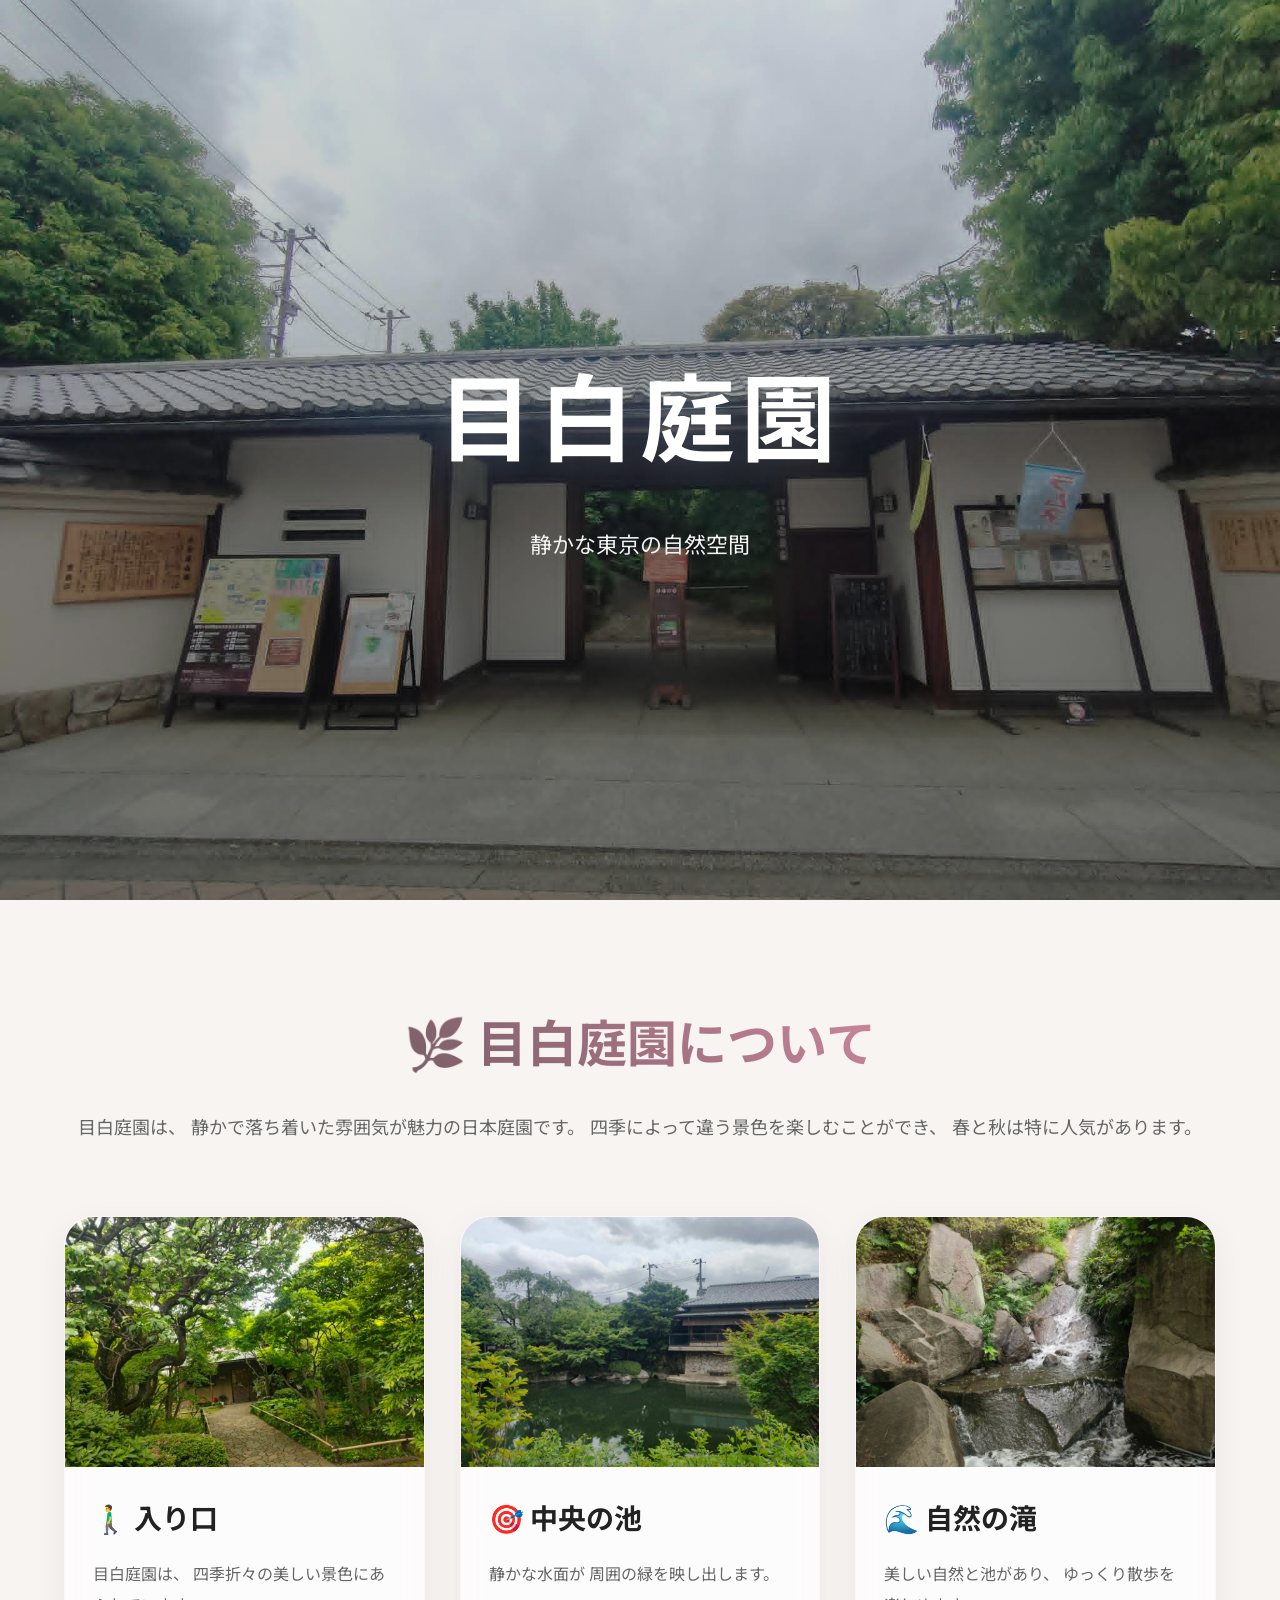
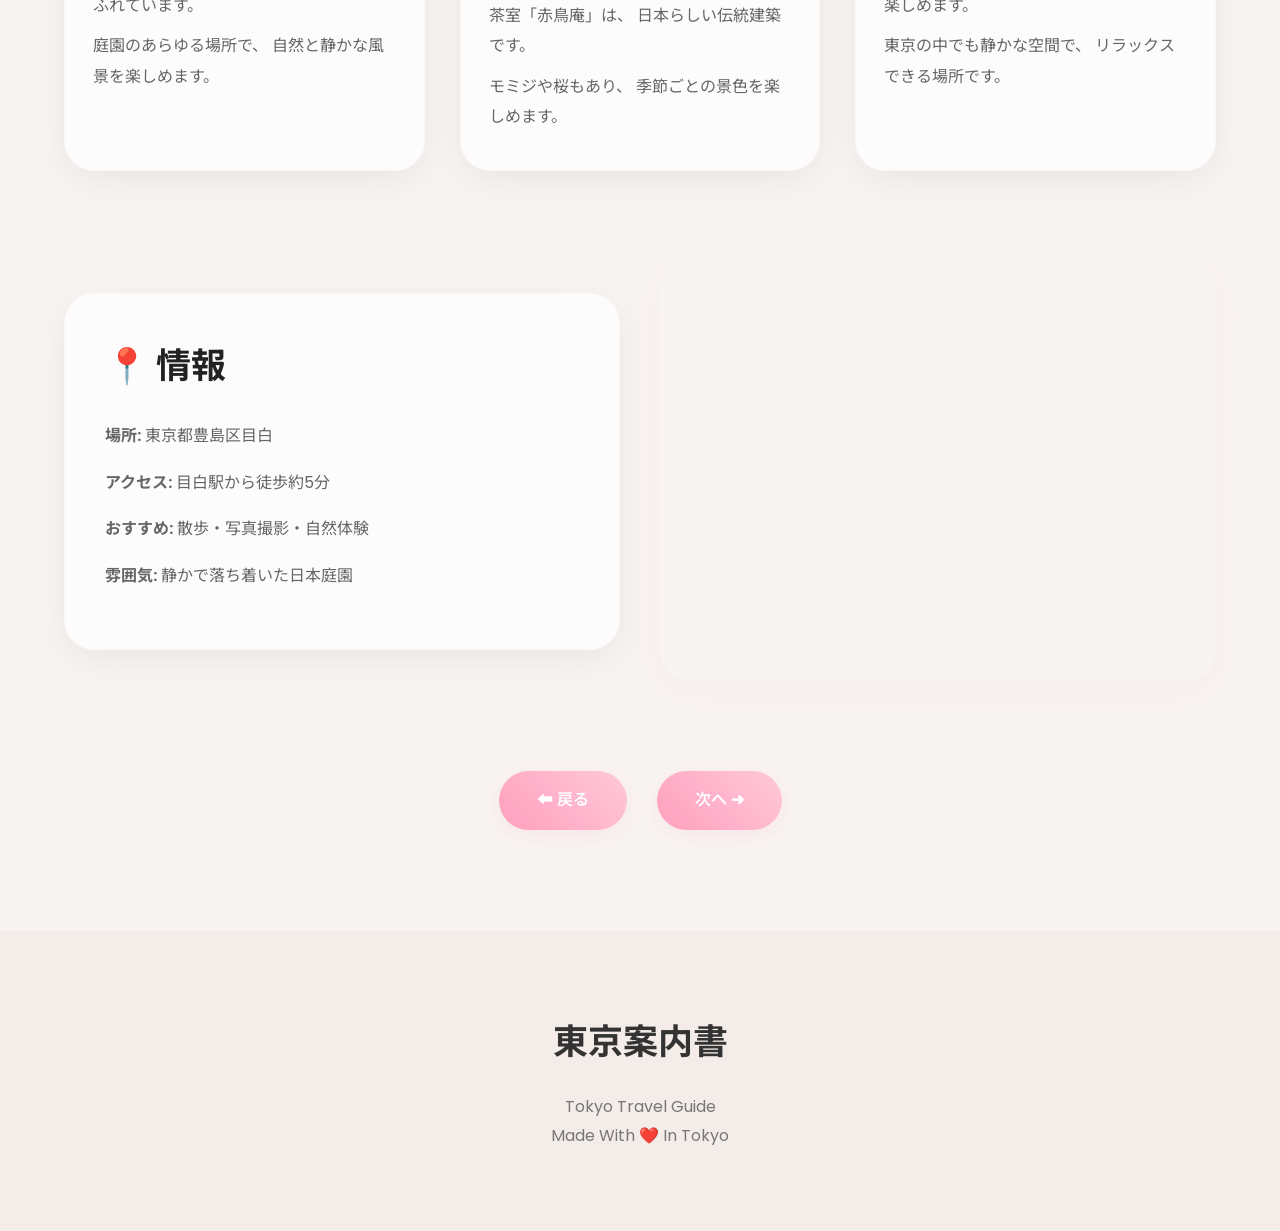
<file: garden.html>
<!DOCTYPE html>
<html lang="ja">

<head>

    <meta charset="UTF-8">

    <meta name="viewport"
          content="width=device-width, initial-scale=1.0">

    <title>目白庭園 | Tokyo Travel</title>

    <!-- FONT -->

    <link rel="preconnect"
          href="https://fonts.googleapis.com">

    <link rel="preconnect"
          href="https://fonts.gstatic.com"
          crossorigin>

    <link
        href="https://fonts.googleapis.com/css2?family=Poppins:wght@300;400;500;600;700&family=Noto+Sans+JP:wght@300;400;500;700&display=swap"
        rel="stylesheet">

    <style>

        /* =========================
           RESET
        ========================= */

        *{
            margin:0;
            padding:0;
            box-sizing:border-box;
            scroll-behavior:smooth;
        }

        body{

            font-family:
            "Poppins",
            "Noto Sans JP",
            sans-serif;

            background:#f8f4f2;

            color:#222;

            line-height:1.8;

            overflow-x:hidden;
        }

        img{
            width:100%;
            display:block;
        }

        a{
            text-decoration:none;
        }

        /* =========================
           SCROLLBAR
        ========================= */

        ::-webkit-scrollbar{
            width:10px;
        }

        ::-webkit-scrollbar-thumb{

            background:#ffc9d9;

            border-radius:20px;
        }

        /* =========================
           HERO
        ========================= */

        .hero{

            height:100vh;

            background:
            linear-gradient(
                rgba(20,20,20,0.18),
                rgba(20,20,20,0.42)
            ),
            url("image/27.jpg")
            center/cover;

            display:flex;

            justify-content:center;

            align-items:center;

            text-align:center;

            color:white;
        }

        .hero-content h1{

            font-size:95px;

            letter-spacing:6px;

            margin-bottom:20px;

            text-shadow:
            0 0 30px rgba(255,255,255,0.18);
        }

        .hero-content p{

            font-size:22px;

            color:#f5f5f5;
        }

        /* =========================
           CONTAINER
        ========================= */

        .container{

            width:90%;

            max-width:1200px;

            margin:auto;

            padding:100px 0;
        }

        /* =========================
           TITLE
        ========================= */

        .title{

            text-align:center;

            margin-bottom:70px;
        }

        .title h2{

            font-size:50px;

            margin-bottom:20px;

            background:
            linear-gradient(
                45deg,
                #444,
                #ff9fbe
            );

            -webkit-background-clip:text;

            -webkit-text-fill-color:transparent;
        }

        .title p{

            color:#666;

            font-size:18px;

            line-height:2;
        }

        /* =========================
           GALLERY
        ========================= */

        .gallery{

            display:grid;

            grid-template-columns:
            repeat(auto-fit,minmax(300px,1fr));

            gap:35px;

            margin-bottom:90px;
        }

        .gallery-card{

            background:
            rgba(255,255,255,0.72);

            backdrop-filter:blur(12px);

            border-radius:30px;

            overflow:hidden;

            border:
            1px solid rgba(255,183,210,0.10);

            box-shadow:
            0 10px 35px rgba(0,0,0,0.06);

            transition:0.45s;
        }

        .gallery-card:hover{

            transform:
            translateY(-10px);

            box-shadow:
            0 15px 45px rgba(255,183,210,0.16);
        }

        .gallery-card img{

            height:250px;

            object-fit:cover;

            transition:0.5s;

            filter:
            brightness(0.97)
            contrast(1.02);
        }

        .gallery-card img:hover{

            transform:scale(1.03);
        }

        .gallery-content{

            padding:28px;
        }

        .gallery-content h3{

            font-size:28px;

            margin-bottom:15px;
        }

        .gallery-content p{

            color:#666;

            line-height:1.9;

            margin-bottom:10px;
        }

        /* =========================
           INFO + MAP
        ========================= */

        .info-map{

            display:grid;

            grid-template-columns:
            repeat(auto-fit,minmax(320px,1fr));

            gap:40px;

            align-items:center;
        }

        .info-box{

            background:
            rgba(255,255,255,0.72);

            backdrop-filter:blur(12px);

            padding:40px;

            border-radius:30px;

            border:
            1px solid rgba(255,183,210,0.10);

            box-shadow:
            0 10px 35px rgba(0,0,0,0.06);
        }

        .info-box h3{

            font-size:35px;

            margin-bottom:25px;
        }

        .info-box p{

            margin-bottom:18px;

            color:#666;
        }

        iframe{

            width:100%;

            height:420px;

            border:none;

            border-radius:30px;

            box-shadow:
            0 10px 35px rgba(255,183,210,0.12);
        }

        /* =========================
           NAVIGATION BUTTON
        ========================= */

        .page-navigation{

            margin-top:90px;

            display:flex;

            justify-content:center;

            gap:30px;

            flex-wrap:wrap;
        }

        .nav-btn{

            display:inline-block;

            padding:15px 38px;

            border-radius:50px;

            color:white;

            font-weight:600;

            background:
            linear-gradient(
                45deg,
                #ff9fbe,
                #ffc9d9
            );

            box-shadow:
            0 5px 20px rgba(255,183,210,0.22);

            transition:0.4s;
        }

        .nav-btn:hover{

            transform:
            translateY(-5px);

            box-shadow:
            0 8px 30px rgba(255,183,210,0.35);
        }

        /* =========================
           FOOTER
        ========================= */

        footer{

            background:#f3ece8;

            color:#333;

            text-align:center;

            padding:80px 10%;
        }

        footer h2{

            font-size:35px;

            margin-bottom:20px;
        }

        footer p{

            color:#777;

            line-height:1.8;
        }

        /* =========================
           MOBILE
        ========================= */

        @media(max-width:768px){

            .hero-content h1{
                font-size:60px;
            }

            .container{
                width:92%;
            }

            .gallery-content{
                padding:22px;
            }

        }
        /* =========================
   MOBILE RESPONSIVE
========================= */

@media (max-width: 768px){

    body{
        overflow-x:hidden;
    }

    section{
        padding:70px 6%;
    }

    /* HERO */

    .hero{
        height:85vh;
        background-position:center;
    }

    .hero-content h1{

        font-size:52px;

        letter-spacing:2px;

        line-height:1.2;
    }

    .hero-content p{

        font-size:16px;

        padding:0 10px;
    }

    /* TITLE */

    .title{
        margin-bottom:45px;
    }

    .title h2{

        font-size:34px;

        line-height:1.4;
    }

    .title p{

        font-size:15px;

        line-height:1.9;
    }

    /* GRID */

    .gallery{

        grid-template-columns:1fr;

        gap:25px;
    }

    .info-map{

        grid-template-columns:1fr;
    }

    /* CARD */

    .gallery-card{

        border-radius:24px;
    }

    .gallery-card img{

        height:220px;
    }

    .gallery-content{

        padding:22px;
    }

    .gallery-content h3{

        font-size:24px;
    }

    .gallery-content p{

        font-size:15px;
    }

    /* INFO BOX */

    .info-box{

        padding:28px;
    }

    .info-box h3{

        font-size:28px;
    }

    .info-box p{

        font-size:15px;
    }

    /* MAP */

    iframe{

        height:320px;
    }

    /* BUTTON */

    .page-navigation{

        gap:15px;
    }

    .nav-btn{

        width:100%;

        text-align:center;

        padding:14px 20px;

        font-size:15px;
    }

    /* FOOTER */

    footer{

        padding:60px 6%;
    }

    footer h2{

        font-size:28px;
    }

    footer p{

        font-size:14px;
    }

}

    </style>

</head>

<body>

    <!-- HERO -->

    <section class="hero">

        <div class="hero-content">

            <h1>目白庭園</h1>

            <p>
                静かな東京の自然空間
            </p>

        </div>

    </section>

    <!-- CONTENT -->

    <div class="container">

        <!-- TITLE -->

        <div class="title">

            <h2>🌿 目白庭園について</h2>

            <p>

                目白庭園は、
                静かで落ち着いた雰囲気が魅力の日本庭園です。

                四季によって違う景色を楽しむことができ、
                春と秋は特に人気があります。

            </p>

        </div>

        <!-- GALLERY -->

        <div class="gallery">

            <!-- CARD 1 -->

            <div class="gallery-card">

                <img src="image/32.jpg">

                <div class="gallery-content">

                    <h3>🚶‍♂️ 入り口</h3>

                    <p>

                        目白庭園は、
                        四季折々の美しい景色にあふれています。

                    </p>

                    <p>

                        庭園のあらゆる場所で、
                        自然と静かな風景を楽しめます。

                    </p>

                </div>

            </div>

            <!-- CARD 2 -->

            <div class="gallery-card">

                <img src="image/29.jpg">

                <div class="gallery-content">

                    <h3>🎯 中央の池</h3>

                    <p>

                        静かな水面が
                        周囲の緑を映し出します。

                    </p>

                    <p>

                        茶室「赤鳥庵」は、
                        日本らしい伝統建築です。

                    </p>

                    <p>

                        モミジや桜もあり、
                        季節ごとの景色を楽しめます。

                    </p>

                </div>

            </div>

            <!-- CARD 3 -->

            <div class="gallery-card">

                <img src="image/45.jpg">

                <div class="gallery-content">

                    <h3>🌊 自然の滝</h3>

                    <p>

                        美しい自然と池があり、
                        ゆっくり散歩を楽しめます。

                    </p>

                    <p>

                        東京の中でも静かな空間で、
                        リラックスできる場所です。

                    </p>

                </div>

            </div>

        </div>

        <!-- INFO MAP -->

        <div class="info-map">

            <!-- INFO -->

            <div class="info-box">

                <h3>📍 情報</h3>

                <p>

                    <strong>場所:</strong>
                    東京都豊島区目白

                </p>

                <p>

                    <strong>アクセス:</strong>
                    目白駅から徒歩約5分

                </p>

                <p>

                    <strong>おすすめ:</strong>
                    散歩・写真撮影・自然体験

                </p>

                <p>

                    <strong>雰囲気:</strong>
                    静かで落ち着いた日本庭園

                </p>

            </div>

            <!-- MAP -->

            <iframe src="https://www.google.com/maps?q=Mejiro+Garden+Tokyo&output=embed">

            </iframe>

        </div>

        <!-- BUTTON -->

        <div class="page-navigation">

            <a href="mejiro.html"
               class="nav-btn">

                ⬅ 戻る

            </a>

            <a href="university.html"
               class="nav-btn">

                次へ ➜

            </a>

        </div>

    </div>

    <!-- FOOTER -->

    <footer>

        <h2>東京案内書</h2>

        <p>

            Tokyo Travel Guide <br>
            Made With ❤️ In Tokyo

        </p>

    </footer>

</body>

</html>
</file>
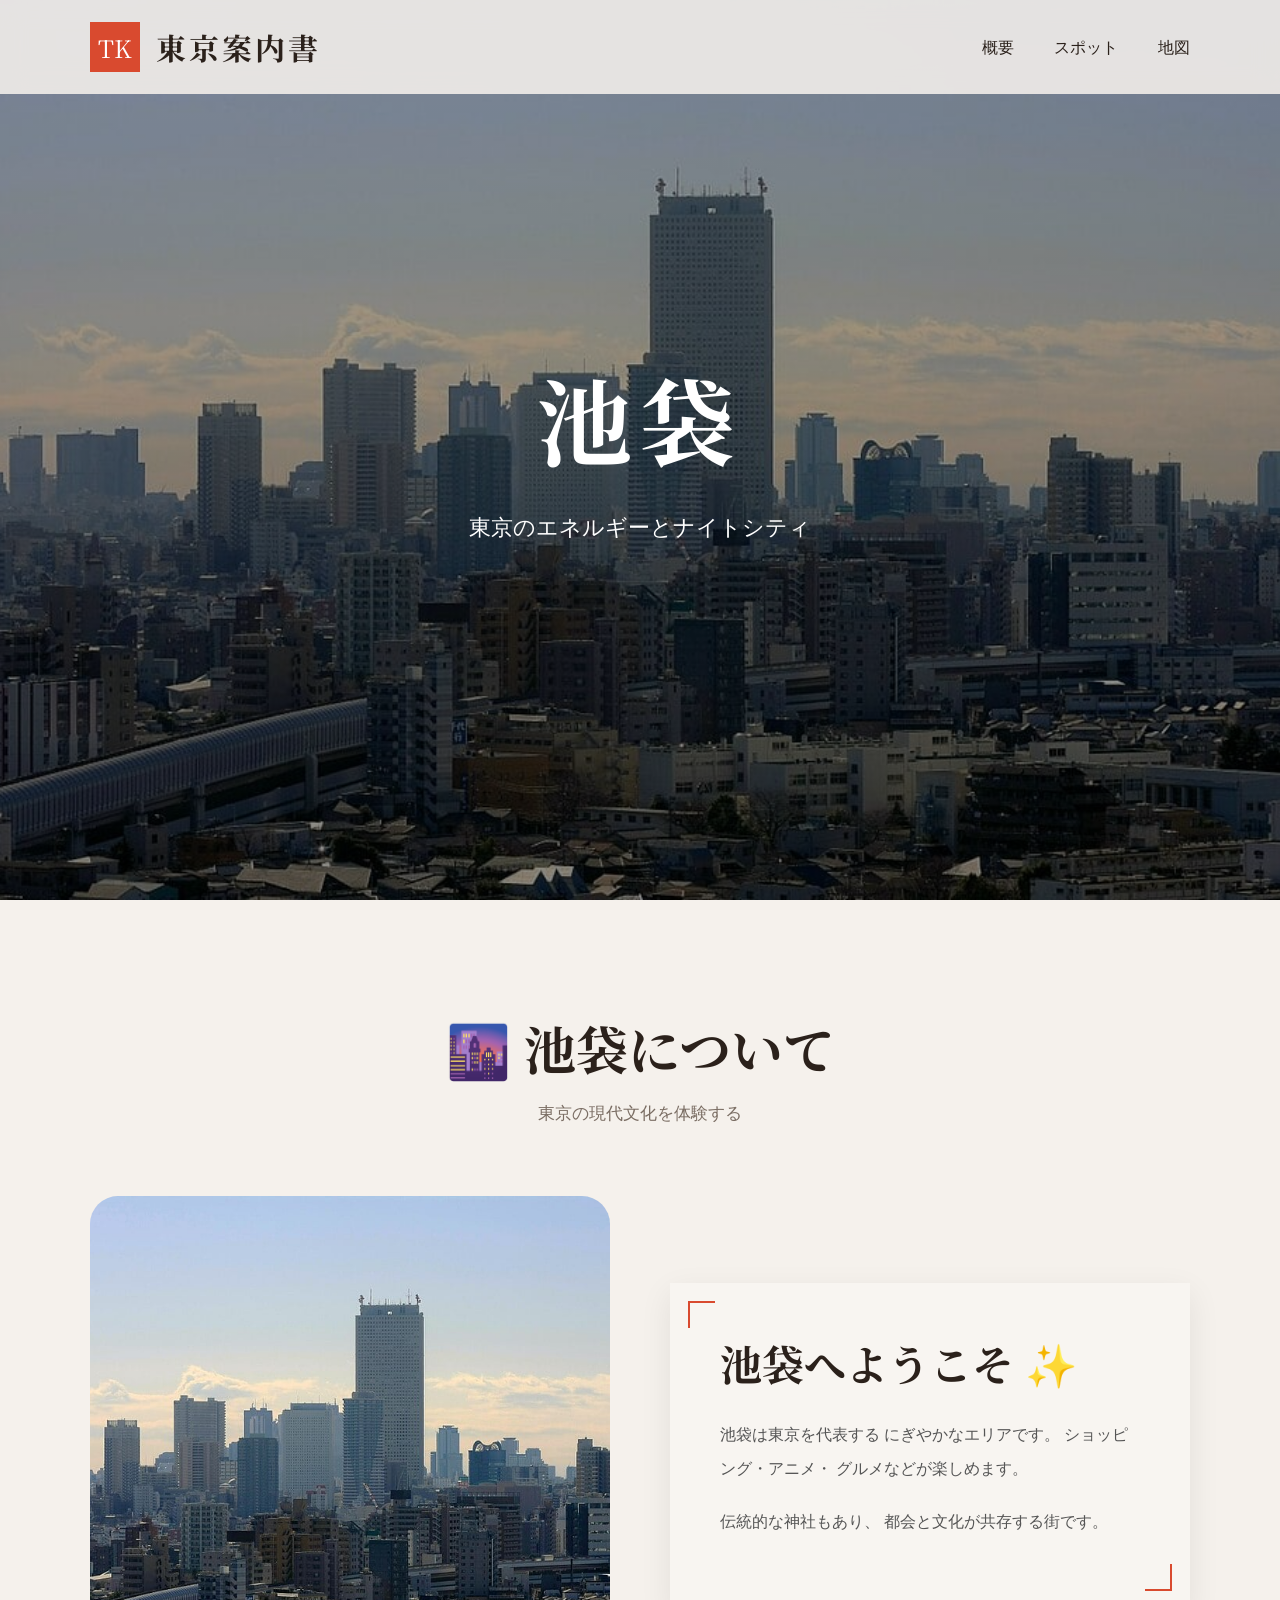
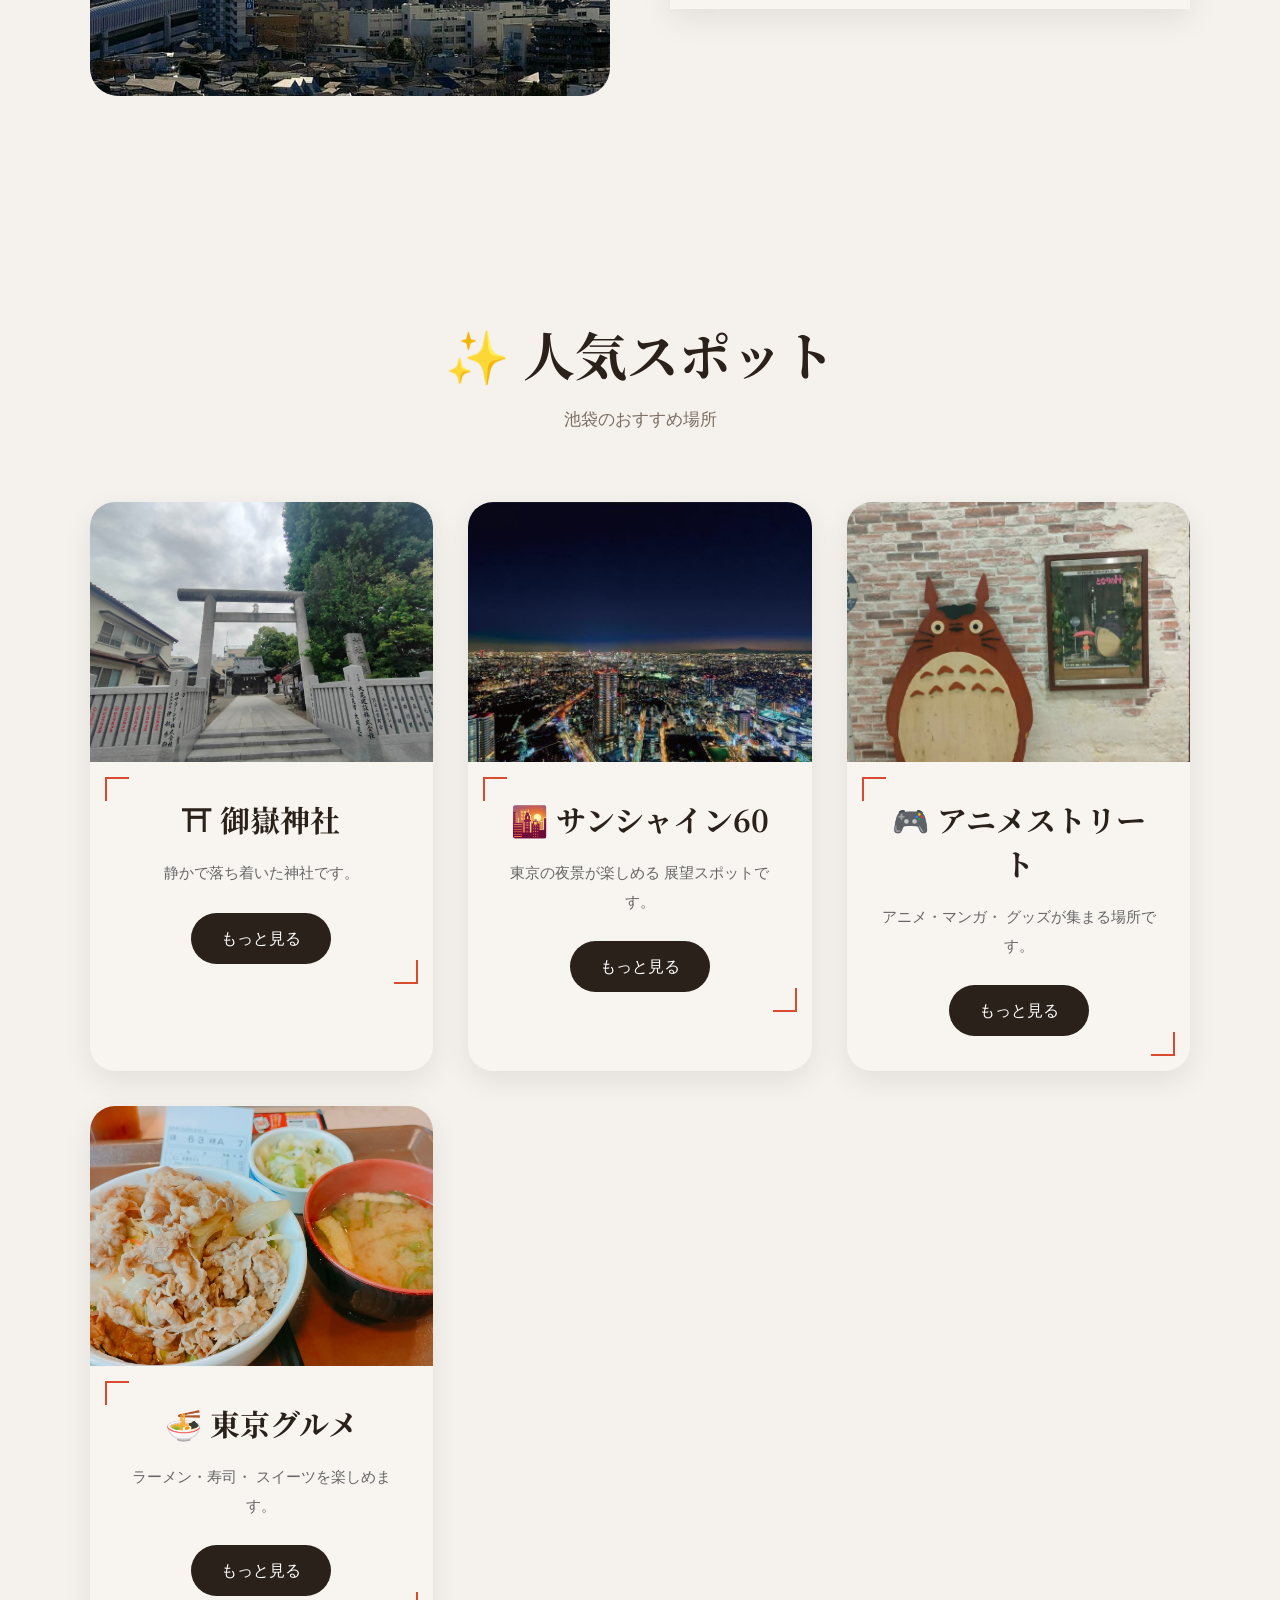
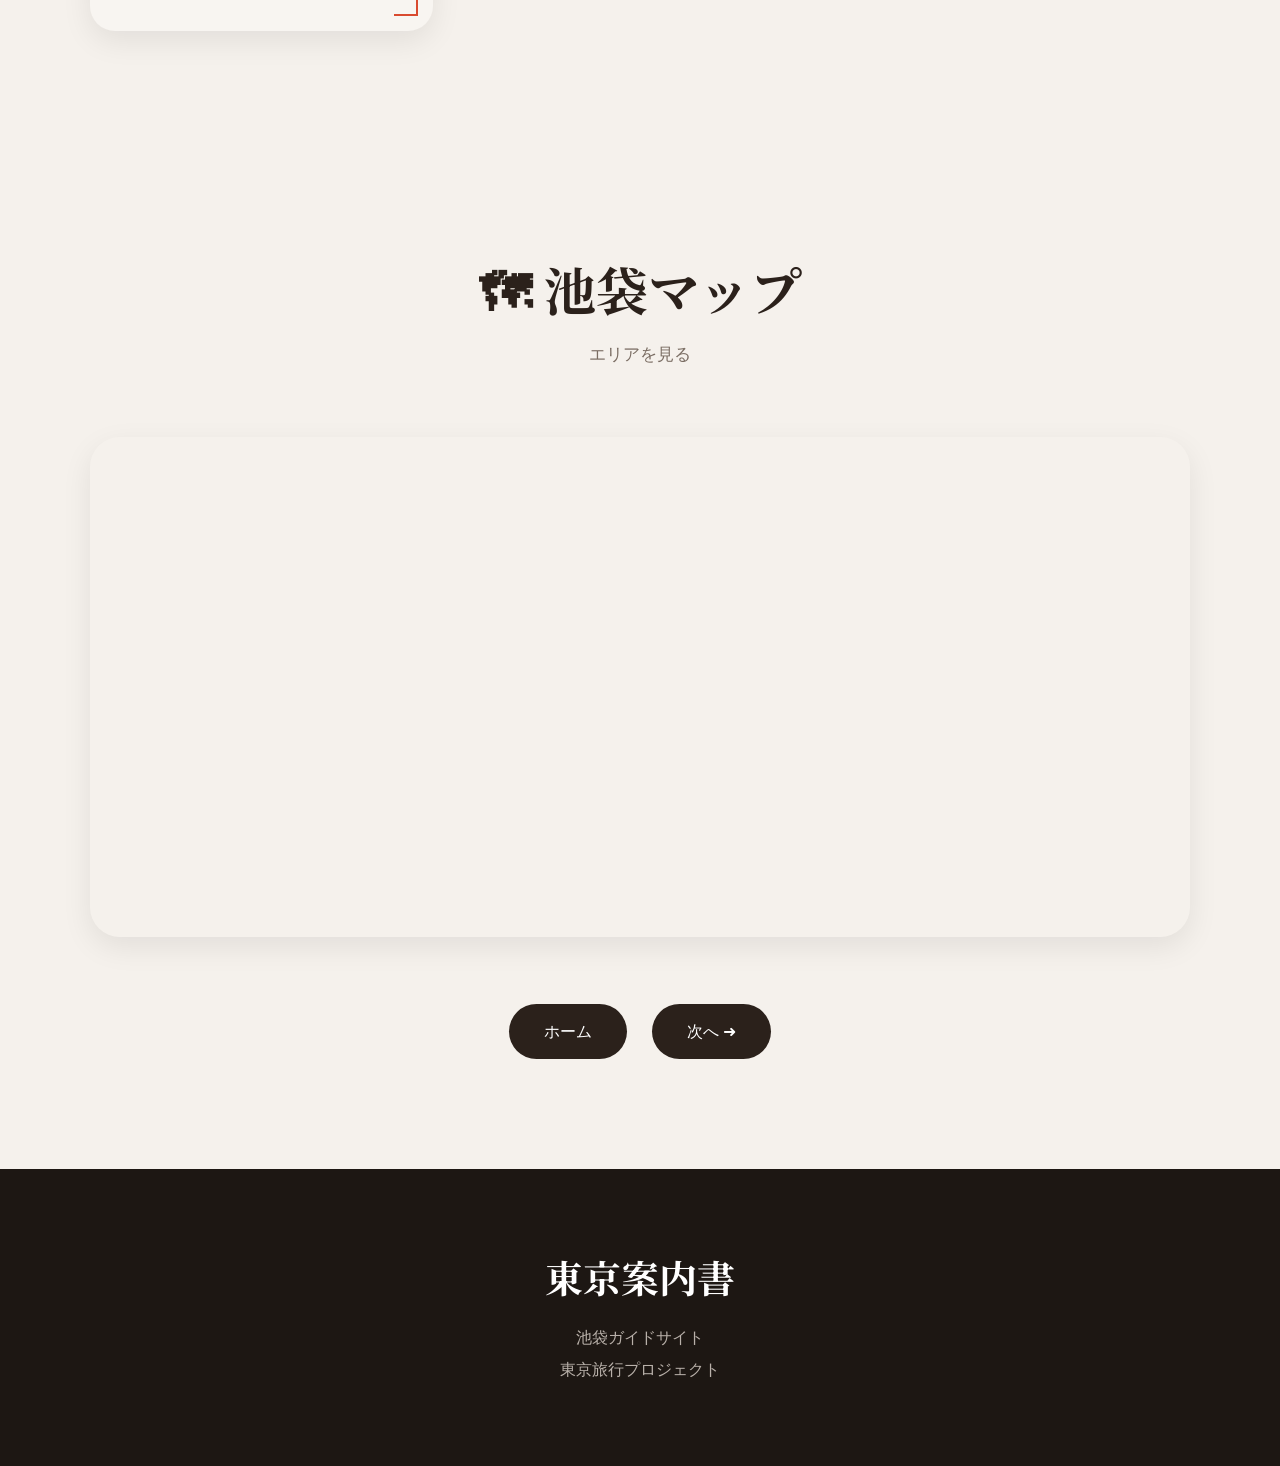
<file: ikebukuro.html>
<!DOCTYPE html>
<html lang="ja">

<head>

  <meta charset="UTF-8">

  <meta name="viewport"
        content="width=device-width, initial-scale=1.0">

  <title>池袋 | 東京旅行</title>

  <!-- FONT -->

  <link rel="preconnect"
        href="https://fonts.googleapis.com">

  <link rel="preconnect"
        href="https://fonts.gstatic.com"
        crossorigin>

  <link href="https://fonts.googleapis.com/css2?family=Noto+Serif+JP:wght@400;500;700&family=Poppins:wght@300;400;500;600;700&display=swap"
        rel="stylesheet">

  <style>

    *{
      margin:0;
      padding:0;
      box-sizing:border-box;
      scroll-behavior:smooth;
    }

    body{

      font-family:
      "Poppins",
      sans-serif;

      background:#f5f1ec;

      color:#2b211b;

      overflow-x:hidden;
    }

    a{
      text-decoration:none;
      color:inherit;
    }

    img{
      width:100%;
      display:block;
    }

    section{
      padding:110px 7%;
    }

    /* =========================
       NAVBAR
    ========================= */

    nav{

      position:fixed;

      top:0;
      left:0;

      width:100%;

      padding:22px 7%;

      display:flex;
      justify-content:space-between;
      align-items:center;

      background:rgba(245,241,236,0.88);

      backdrop-filter:blur(12px);

      z-index:999;
    }

    .logo{

      display:flex;
      align-items:center;
      gap:16px;
    }

    .logo-box{

      width:50px;
      height:50px;

      background:#d94a2f;

      display:flex;
      justify-content:center;
      align-items:center;

      color:white;

      font-size:24px;

      font-family:"Noto Serif JP", serif;
    }

    .logo h1{

      font-size:30px;

      font-family:"Noto Serif JP", serif;

      letter-spacing:3px;
    }

    nav ul{

      display:flex;
      list-style:none;
      gap:40px;
    }

    nav ul li a{

      font-size:16px;

      transition:0.3s;
    }

    nav ul li a:hover{

      color:#d94a2f;
    }

    /* =========================
       HERO
    ========================= */

    .hero{

      height:100vh;

      background:
      linear-gradient(rgba(0,0,0,0.35),
      rgba(0,0,0,0.45)),
      url("image/41.jpg") center/cover;

      display:flex;
      justify-content:center;
      align-items:center;

      text-align:center;

      color:white;

      padding:0 7%;
    }

    .hero-content h2{

      font-size:95px;

      font-family:"Noto Serif JP", serif;

      letter-spacing:8px;

      margin-bottom:20px;
    }

    .hero-content p{

      font-size:22px;

      line-height:2;
    }

    /* =========================
       TITLE
    ========================= */

    .section-title{

      text-align:center;

      margin-bottom:70px;
    }

    .section-title h2{

      font-size:52px;

      font-family:"Noto Serif JP", serif;

      margin-bottom:15px;
    }

    .section-title p{

      color:#7a6d63;

      font-size:17px;
    }

    /* =========================
       ABOUT
    ========================= */

    .about{

      display:grid;

      grid-template-columns:
      repeat(auto-fit,minmax(320px,1fr));

      gap:60px;

      align-items:center;
    }

    .about-image{

      overflow:hidden;

      border-radius:28px;
    }

    .about-image img{

      height:500px;

      object-fit:cover;

      transition:0.5s;
    }

    .about-image:hover img{

      transform:scale(1.05);
    }

    .about-text{

      background:#f8f5f1;

      padding:50px;

      position:relative;

      box-shadow:
      0 10px 30px rgba(0,0,0,0.08);
    }

    .about-text::before{

      content:"";

      position:absolute;

      top:18px;
      left:18px;

      width:25px;
      height:25px;

      border-top:2px solid #d94a2f;
      border-left:2px solid #d94a2f;
    }

    .about-text::after{

      content:"";

      position:absolute;

      right:18px;
      bottom:18px;

      width:25px;
      height:25px;

      border-right:2px solid #d94a2f;
      border-bottom:2px solid #d94a2f;
    }

    .about-text h3{

      font-size:42px;

      margin-bottom:25px;

      font-family:"Noto Serif JP", serif;
    }

    .about-text p{

      line-height:2.1;

      color:#555;

      margin-bottom:20px;

      font-size:16px;
    }

    /* =========================
       SPOT GRID
    ========================= */

    .spot-grid{

      display:grid;

      grid-template-columns:
      repeat(3,1fr);

      gap:35px;
    }

    .spot-card{

      background:#f8f5f1;

      overflow:hidden;

      border-radius:25px;

      box-shadow:
      0 10px 30px rgba(0,0,0,0.08);

      transition:0.4s;
    }

    .spot-card:hover{

      transform:translateY(-10px);
    }

    .spot-image{

      height:260px;

      overflow:hidden;
    }

    .spot-image img{

      height:100%;

      object-fit:cover;

      transition:0.5s;
    }

    .spot-card:hover img{

      transform:scale(1.08);
    }

    .spot-content{

      padding:35px 30px;

      text-align:center;

      position:relative;
    }

    .spot-content::before{

      content:"";

      position:absolute;

      top:15px;
      left:15px;

      width:22px;
      height:22px;

      border-top:2px solid #d94a2f;
      border-left:2px solid #d94a2f;
    }

    .spot-content::after{

      content:"";

      position:absolute;

      right:15px;
      bottom:15px;

      width:22px;
      height:22px;

      border-right:2px solid #d94a2f;
      border-bottom:2px solid #d94a2f;
    }

    .spot-content h3{

      font-size:30px;

      margin-bottom:18px;

      font-family:"Noto Serif JP", serif;
    }

    .spot-content p{

      color:#666;

      line-height:1.9;

      font-size:15px;

      margin-bottom:25px;
    }

    .btn{

      display:inline-block;

      padding:13px 30px;

      border-radius:50px;

      background:#2b211b;

      color:white;

      transition:0.4s;
    }

    .btn:hover{

      background:#d94a2f;

      transform:translateY(-4px);
    }

    /* =========================
       MAP
    ========================= */

    .map-section iframe{

      width:100%;

      height:500px;

      border:none;

      border-radius:30px;

      box-shadow:
      0 10px 30px rgba(0,0,0,0.08);
    }

    /* =========================
       PAGE NAVIGATION
    ========================= */

    .page-navigation{

      display:flex;

      justify-content:center;

      gap:25px;

      flex-wrap:wrap;

      margin-top:60px;
    }

    .nav-btn{

      padding:15px 35px;

      border-radius:50px;

      background:#2b211b;

      color:white;

      transition:0.4s;
    }

    .nav-btn:hover{

      background:#d94a2f;

      transform:translateY(-4px);
    }

    /* =========================
       FOOTER
    ========================= */

    footer{

      background:#1d1713;

      color:white;

      text-align:center;

      padding:80px 7%;
    }

    footer h2{

      font-size:38px;

      font-family:"Noto Serif JP", serif;

      margin-bottom:18px;
    }

    footer p{

      color:#b9b1aa;

      line-height:2;
    }

    /* =========================
       ANIMATION
    ========================= */

    .fade{

      opacity:0;

      transform:translateY(30px);

      transition:1s;
    }

    .fade.show{

      opacity:1;

      transform:translateY(0);
    }

    /* =========================
       MOBILE
    ========================= */

    @media(max-width:1100px){

      .spot-grid{

        grid-template-columns:
        repeat(2,1fr);
      }

    }

    @media(max-width:768px){

      nav{

        flex-direction:column;
        gap:20px;
      }

      nav ul{

        gap:18px;

        flex-wrap:wrap;

        justify-content:center;
      }

      .hero-content h2{

        font-size:60px;

        line-height:1.2;
      }

      .hero-content p{

        font-size:16px;
      }

      .section-title h2{

        font-size:38px;
      }

      .about-image img{

        height:350px;
      }

      .spot-grid{

        grid-template-columns:1fr;
      }

      .spot-image{

        height:220px;
      }

      .about-text{

        padding:35px 25px;
      }

      .spot-content h3,
      .about-text h3{

        font-size:30px;
      }

    }

  </style>

</head>

<body>

<!-- NAVBAR -->

<nav>

  <div class="logo">

    <div class="logo-box">
      TK
    </div>

    <h1>東京案内書</h1>

  </div>

  <ul>

    <li>
      <a href="#about">概要</a>
    </li>

    <li>
      <a href="#spots">スポット</a>
    </li>

    <li>
      <a href="#map">地図</a>
    </li>

  </ul>

</nav>

<!-- HERO -->

<section class="hero">

  <div class="hero-content fade">

    <h2>池袋</h2>

    <p>
      東京のエネルギーとナイトシティ
    </p>

  </div>

</section>

<!-- ABOUT -->

<section id="about">

  <div class="section-title fade">

    <h2>🌆 池袋について</h2>

    <p>
      東京の現代文化を体験する
    </p>

  </div>

  <div class="about">

    <div class="about-image fade">

      <img src="image/41.jpg"
           alt="池袋">

    </div>

    <div class="about-text fade">

      <h3>
        池袋へようこそ ✨
      </h3>

      <p>

        池袋は東京を代表する
        にぎやかなエリアです。

        ショッピング・アニメ・
        グルメなどが楽しめます。

      </p>

      <p>

        伝統的な神社もあり、
        都会と文化が共存する街です。

      </p>

    </div>

  </div>

</section>

<!-- SPOTS -->

<section id="spots">

  <div class="section-title fade">

    <h2>✨ 人気スポット</h2>

    <p>
      池袋のおすすめ場所
    </p>

  </div>

  <div class="spot-grid">

    <!-- CARD 1 -->

    <div class="spot-card fade">

      <div class="spot-image">

        <img src="image/20.jpg"
             alt="御嶽神社">

      </div>

      <div class="spot-content">

        <h3>⛩ 御嶽神社</h3>

        <p>
          静かで落ち着いた神社です。
        </p>

        <a href="mitake.html"
           class="btn">

          もっと見る

        </a>

      </div>

    </div>

    <!-- CARD 2 -->

    <div class="spot-card fade">

      <div class="spot-image">

        <img src="image/67.jpg"
             alt="サンシャイン60">

      </div>

      <div class="spot-content">

        <h3>🌇 サンシャイン60</h3>

        <p>
          東京の夜景が楽しめる
          展望スポットです。
        </p>

        <a href="sunshine.html"
           class="btn">

          もっと見る

        </a>

      </div>

    </div>

    <!-- CARD 3 -->

    <div class="spot-card fade">

      <div class="spot-image">

        <img src="image/9.jpg"
             alt="アニメストリート">

      </div>

      <div class="spot-content">

        <h3>🎮 アニメストリート</h3>

        <p>
          アニメ・マンガ・
          グッズが集まる場所です。
        </p>

        <a href="anime.html"
           class="btn">

          もっと見る

        </a>

      </div>

    </div>

    <!-- CARD 4 -->

    <div class="spot-card fade">

      <div class="spot-image">

        <img src="image/19.jpg"
             alt="東京グルメ">

      </div>

      <div class="spot-content">

        <h3>🍜 東京グルメ</h3>

        <p>
          ラーメン・寿司・
          スイーツを楽しめます。
        </p>

        <a href="food.html"
           class="btn">

          もっと見る

        </a>

      </div>

    </div>

  </div>

</section>

<!-- MAP -->

<section class="map-section"
         id="map">

  <div class="section-title fade">

    <h2>🗺 池袋マップ</h2>

    <p>
      エリアを見る
    </p>

  </div>

  <iframe src="https://www.google.com/maps?q=Ikebukuro+Tokyo&output=embed">

  </iframe>

  <div class="page-navigation">

    <a href="index.html"
       class="nav-btn">

      ホーム

    </a>

    <a href="mejiro.html"
       class="nav-btn">

      次へ ➜

    </a>

  </div>

</section>

<!-- FOOTER -->

<footer>

  <h2>東京案内書</h2>

  <p>

    池袋ガイドサイト<br>
    東京旅行プロジェクト

  </p>

</footer>

<script>

const fadeElements =
document.querySelectorAll(".fade");

window.addEventListener("scroll",()=>{

  fadeElements.forEach(el=>{

    if(
      el.getBoundingClientRect().top
      <
      window.innerHeight - 100
    ){

      el.classList.add("show");

    }

  });

});

</script>

</body>

</html>
</file>
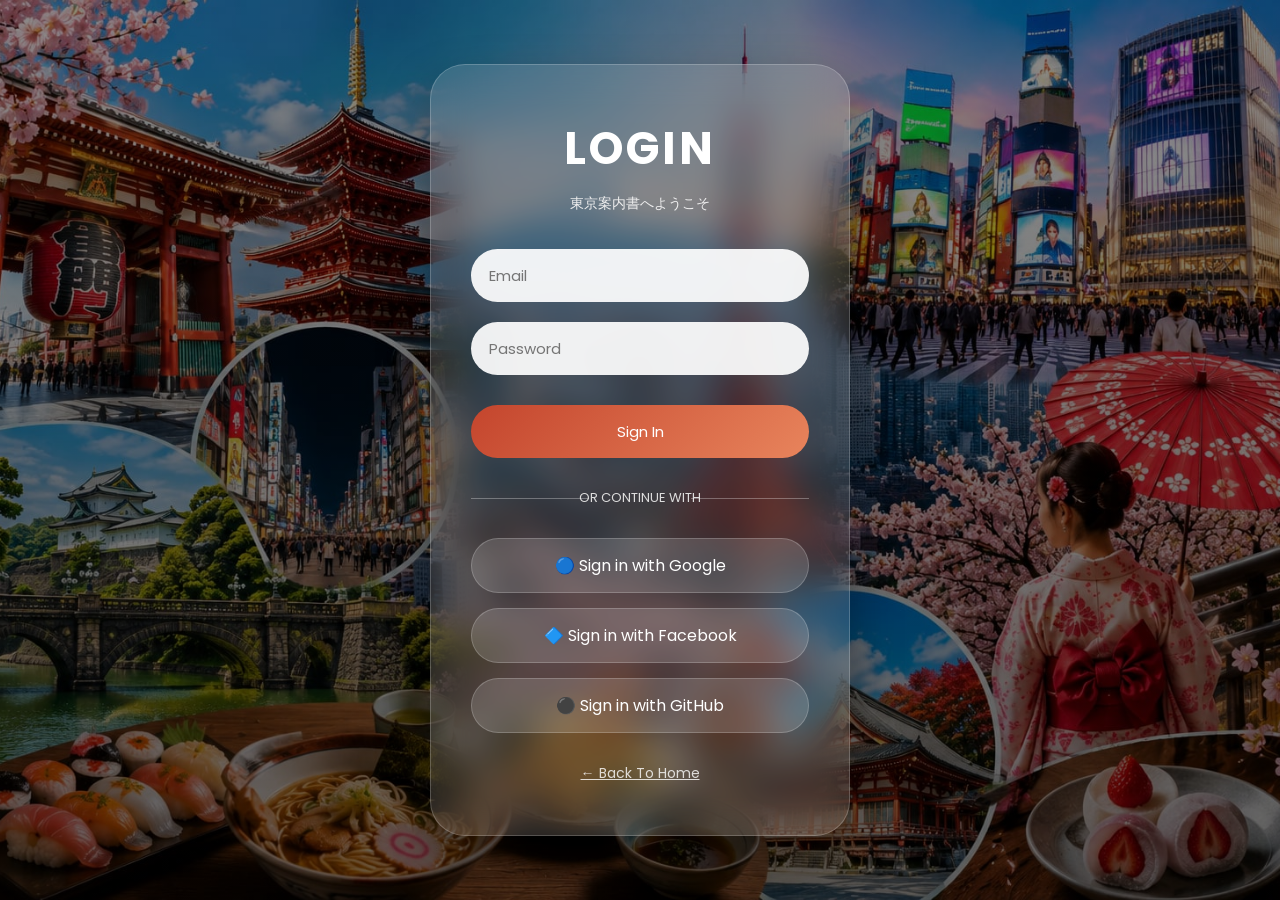
<file: login.html>
<!DOCTYPE html>
<html lang="ja">

<head>
  <meta charset="UTF-8">
  <meta name="viewport"
        content="width=device-width, initial-scale=1.0">
        <link rel="stylesheet" href="index.html">

  <title>Login | 東京案内書</title>

  <link rel="preconnect"
        href="https://fonts.googleapis.com">

  <link rel="preconnect"
        href="https://fonts.gstatic.com"
        crossorigin>

  <link href="https://fonts.googleapis.com/css2?family=Poppins:wght@300;400;500;600&display=swap"
        rel="stylesheet">

  <style>

    *{
      margin:0;
      padding:0;
      box-sizing:border-box;
      font-family:"Poppins",sans-serif;
    }

    body{

      height:100vh;

      display:flex;
      justify-content:center;
      align-items:center;

      background:
      linear-gradient(rgba(0,0,0,0.45),
      rgba(0,0,0,0.6)),
      url("image/60.jpg") center/cover;

      overflow:hidden;
    }

    .login-container{

      width:420px;

      padding:50px 40px;

      border-radius:35px;

      background:rgba(255,255,255,0.12);

      backdrop-filter:blur(18px);

      border:1px solid rgba(255,255,255,0.2);

      box-shadow:
      0 25px 50px rgba(0,0,0,0.35);

      text-align:center;

      color:white;
    }

    .login-container h1{

      font-size:45px;

      margin-bottom:10px;

      letter-spacing:3px;
    }

    .login-container p{

      color:#eee;

      margin-bottom:35px;

      font-size:14px;
    }

    .input-box{

      margin-bottom:20px;
    }

    .input-box input{

      width:100%;

      padding:15px 18px;

      border:none;

      outline:none;

      border-radius:50px;

      background:rgba(255,255,255,0.92);

      font-size:15px;
    }

    .login-btn{

      width:100%;

      padding:15px;

      border:none;

      border-radius:50px;

      cursor:pointer;

      background:
      linear-gradient(135deg,
      #c4452d,
      #e8845c);

      color:white;

      font-size:15px;

      margin-top:10px;

      transition:0.4s;
    }

    .login-btn:hover{

      transform:translateY(-3px);
    }

    .divider{

      margin:30px 0;

      position:relative;

      color:#ddd;

      font-size:13px;
    }

    .divider::before,
    .divider::after{

      content:"";

      position:absolute;

      top:50%;

      width:35%;

      height:1px;

      background:rgba(255,255,255,0.3);
    }

    .divider::before{
      left:0;
    }

    .divider::after{
      right:0;
    }

    .social-login{

      display:flex;

      flex-direction:column;

      gap:15px;
    }

    .social-btn{

      display:flex;
      align-items:center;
      justify-content:center;

      gap:10px;

      padding:14px;

      border-radius:50px;

      background:rgba(255,255,255,0.15);

      border:1px solid rgba(255,255,255,0.2);

      color:white;

      transition:0.4s;

      cursor:pointer;
    }

    .social-btn:hover{

      background:rgba(255,255,255,0.25);

      transform:translateY(-2px);
    }

    .back-home{

      display:inline-block;

      margin-top:30px;

      color:#fff;

      font-size:14px;

      opacity:0.8;
    }

    .back-home:hover{

      opacity:1;
    }

    @media(max-width:500px){

      .login-container{

        width:90%;
        padding:40px 25px;
      }

      .login-container h1{

        font-size:35px;
      }

    }

  </style>

</head>

<body>

  <div class="login-container">

    <h1>LOGIN</h1>

    <p>
      東京案内書へようこそ
    </p>

    <div class="input-box">
      <input type="email"
             placeholder="Email">
    </div>

    <div class="input-box">
      <input type="password"
             placeholder="Password">
    </div>

    <button class="login-btn">
      Sign In
    </button>

    <div class="divider">
      OR CONTINUE WITH
    </div>

    <div class="social-login">

      <div class="social-btn">
        🔵 Sign in with Google
      </div>

      <div class="social-btn">
        🔷 Sign in with Facebook
      </div>

      <div class="social-btn">
        ⚫ Sign in with GitHub
      </div>

    </div>

    <a href="index.html"
       class="back-home">
      ← Back To Home
    </a>

  </div>

</body>

</html>
</file>
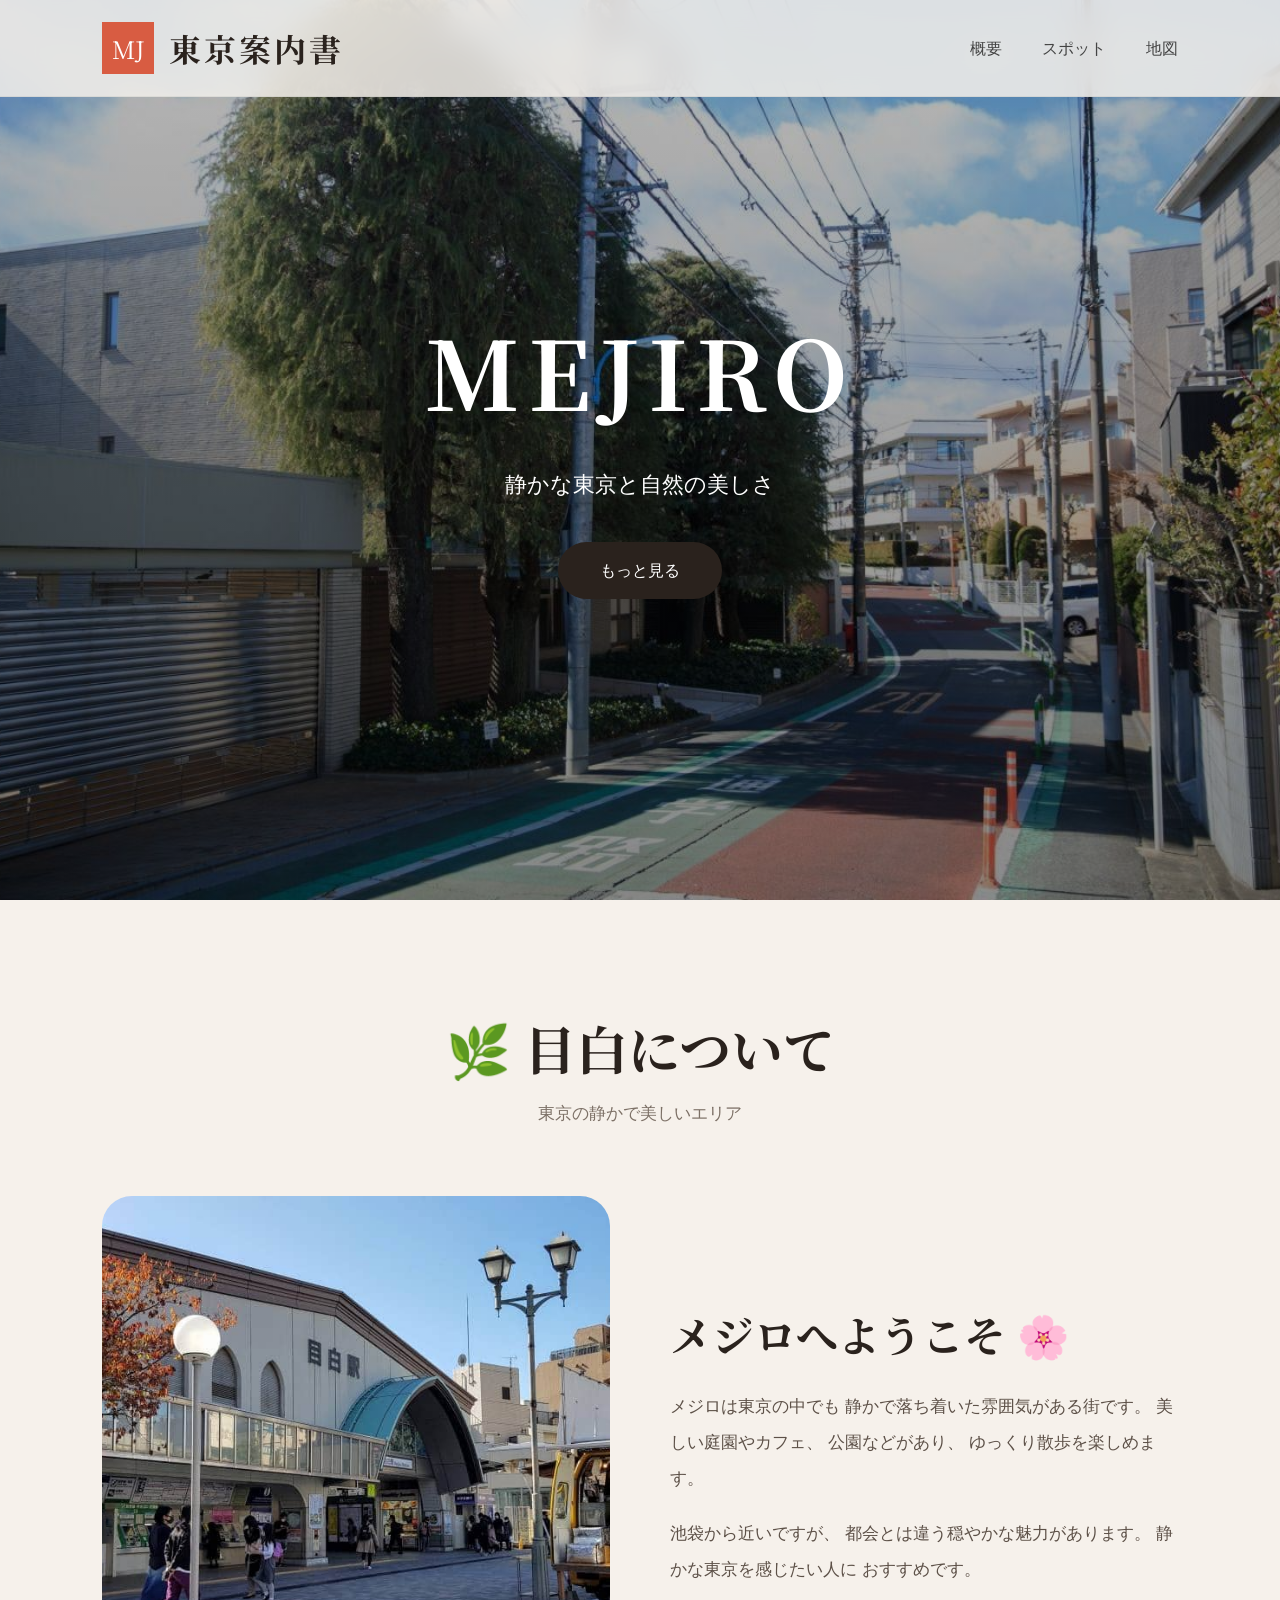
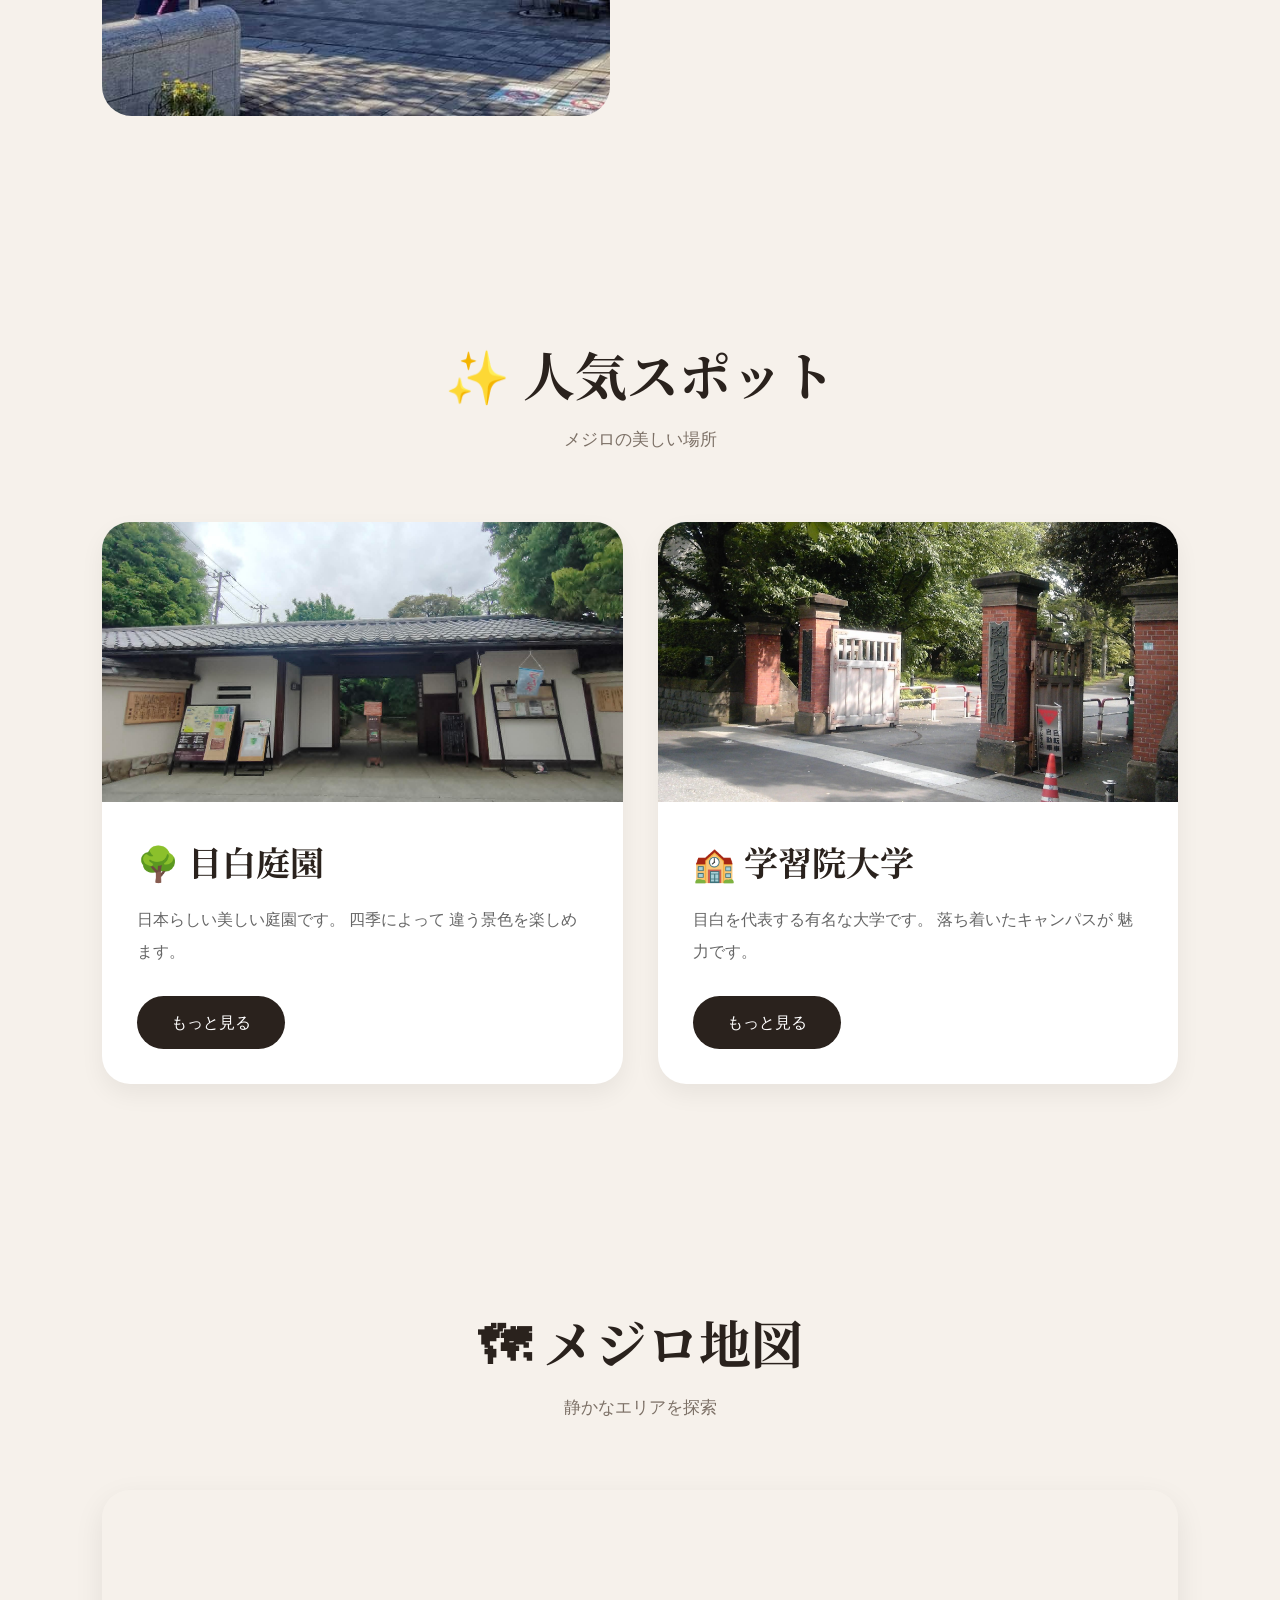
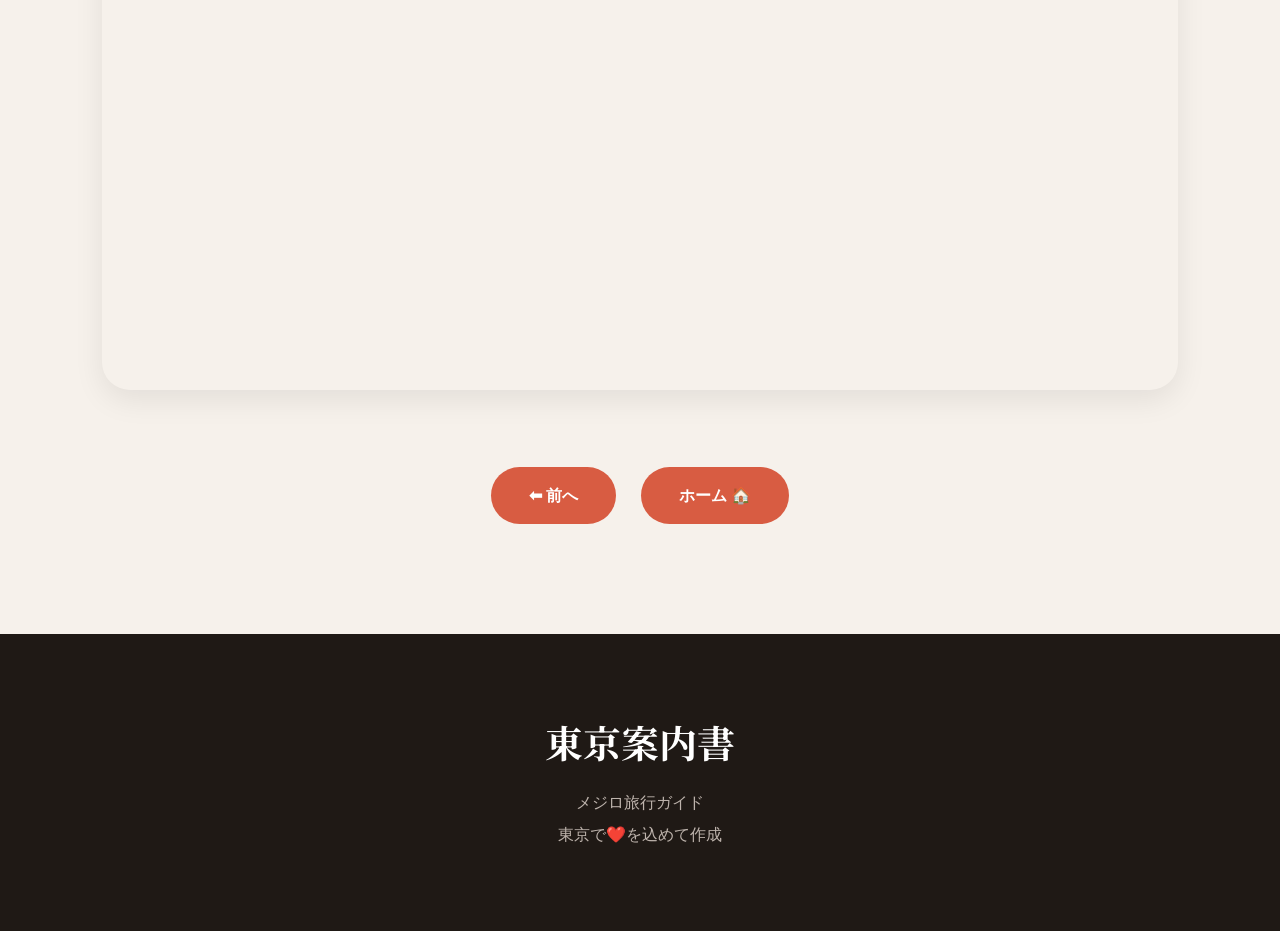
<file: mejiro.html>
<!DOCTYPE html>
<html lang="ja">

<head>

  <meta charset="UTF-8">

  <meta name="viewport"
        content="width=device-width, initial-scale=1.0">

  <title>メジロ | 東京旅行</title>

  <!-- FONT -->

  <link rel="preconnect"
        href="https://fonts.googleapis.com">

  <link rel="preconnect"
        href="https://fonts.gstatic.com"
        crossorigin>

  <link href="https://fonts.googleapis.com/css2?family=Poppins:wght@300;400;500;600;700&family=Noto+Serif+JP:wght@400;500;700&display=swap"
        rel="stylesheet">

  <style>

    *{
      margin:0;
      padding:0;
      box-sizing:border-box;
      scroll-behavior:smooth;
    }

    body{

      font-family:
      "Poppins",
      sans-serif;

      background:
      #f6f1eb;

      color:#2a221d;

      overflow-x:hidden;
    }

    img{
      width:100%;
      display:block;
    }

    a{
      text-decoration:none;
    }

    section{
      padding:110px 8%;
    }

    /* =========================
       NAVBAR
    ========================= */

    nav{

      position:fixed;

      top:0;
      left:0;

      width:100%;

      padding:22px 8%;

      display:flex;

      justify-content:space-between;

      align-items:center;

      background:
      rgba(246,241,235,0.85);

      backdrop-filter:blur(15px);

      z-index:1000;

      border-bottom:
      1px solid rgba(0,0,0,0.05);
    }

    .logo{

      display:flex;

      align-items:center;

      gap:15px;
    }

    .logo-box{

      width:52px;
      height:52px;

      background:#d85c42;

      color:white;

      display:flex;
      justify-content:center;
      align-items:center;

      font-size:24px;

      font-family:"Noto Serif JP", serif;
    }

    .logo h1{

      font-size:32px;

      font-family:"Noto Serif JP", serif;

      letter-spacing:3px;
    }

    nav ul{

      display:flex;

      list-style:none;

      gap:40px;
    }

    nav ul li a{

      color:#444;

      font-size:16px;

      transition:0.3s;
    }

    nav ul li a:hover{

      color:#d85c42;
    }

    /* =========================
       HERO
    ========================= */

    .hero{

      height:100vh;

      background:
      linear-gradient(
      rgba(0,0,0,0.28),
      rgba(0,0,0,0.45)
      ),
      url("image/66.jpg")
      center/cover;

      display:flex;

      justify-content:center;

      align-items:center;

      text-align:center;

      color:white;

      padding:0 8%;
    }

    .hero-content h2{

      font-size:95px;

      letter-spacing:8px;

      margin-bottom:25px;

      font-family:"Noto Serif JP", serif;
    }

    .hero-content p{

      font-size:22px;

      line-height:2;

      margin-bottom:35px;
    }

    .hero-btn{

      display:inline-block;

      padding:16px 42px;

      border-radius:50px;

      background:#2a221d;

      color:white;

      transition:0.4s;
    }

    .hero-btn:hover{

      background:#d85c42;

      transform:translateY(-4px);
    }

    /* =========================
       SECTION TITLE
    ========================= */

    .section-title{

      text-align:center;

      margin-bottom:70px;
    }

    .section-title h2{

      font-size:52px;

      font-family:"Noto Serif JP", serif;

      margin-bottom:15px;
    }

    .section-title p{

      color:#7c7066;

      font-size:17px;
    }

    /* =========================
       ABOUT
    ========================= */

    .about{

      display:grid;

      grid-template-columns:
      repeat(auto-fit,minmax(320px,1fr));

      gap:60px;

      align-items:center;
    }

    .about-image{

      overflow:hidden;

      border-radius:30px;
    }

    .about-image img{

      height:520px;

      object-fit:cover;

      transition:0.5s;
    }

    .about-image:hover img{

      transform:scale(1.05);
    }

    .about-text h3{

      font-size:42px;

      margin-bottom:25px;

      font-family:"Noto Serif JP", serif;
    }

    .about-text p{

      line-height:2.1;

      color:#5d5148;

      font-size:17px;

      margin-bottom:20px;
    }

    /* =========================
       SPOT GRID
    ========================= */

    .spot-grid{

      display:grid;

      grid-template-columns:
      repeat(2,1fr);

      gap:35px;
    }

    .spot-card{

      background:white;

      border-radius:28px;

      overflow:hidden;

      transition:0.4s;

      box-shadow:
      0 10px 25px rgba(0,0,0,0.06);
    }

    .spot-card:hover{

      transform:translateY(-8px);
    }

    .spot-image{

      height:280px;

      overflow:hidden;
    }

    .spot-image img{

      height:100%;

      object-fit:cover;

      transition:0.5s;
    }

    .spot-card:hover img{

      transform:scale(1.08);
    }

    .spot-content{

      padding:35px;
    }

    .spot-content h3{

      font-size:34px;

      margin-bottom:18px;

      font-family:"Noto Serif JP", serif;
    }

    .spot-content p{

      color:#666;

      line-height:2;

      margin-bottom:28px;
    }

    .btn{

      display:inline-block;

      padding:14px 34px;

      border-radius:50px;

      background:#2a221d;

      color:white;

      transition:0.4s;
    }

    .btn:hover{

      background:#d85c42;
    }

    /* =========================
       MAP
    ========================= */

    .map-section iframe{

      width:100%;

      height:500px;

      border:none;

      border-radius:28px;

      box-shadow:
      0 10px 30px rgba(0,0,0,0.08);
    }

    /* =========================
       NAVIGATION
    ========================= */

    .page-navigation{

      display:flex;

      justify-content:center;

      gap:25px;

      flex-wrap:wrap;

      margin-top:70px;
    }

    .nav-btn{

      padding:16px 38px;

      border-radius:50px;

      background:#d85c42;

      color:white;

      font-weight:600;

      transition:0.4s;
    }

    .nav-btn:hover{

      transform:translateY(-5px);

      background:#2a221d;
    }

    /* =========================
       FOOTER
    ========================= */

    footer{

      background:#1f1915;

      color:white;

      text-align:center;

      padding:80px 8%;
    }

    footer h2{

      font-size:38px;

      margin-bottom:18px;

      font-family:"Noto Serif JP", serif;
    }

    footer p{

      color:#bdb3ac;

      line-height:2;
    }

    /* =========================
       ANIMATION
    ========================= */

    .fade{

      opacity:0;

      transform:translateY(30px);

      transition:1s;
    }

    .fade.show{

      opacity:1;

      transform:translateY(0);
    }

    /* =========================
       MOBILE
    ========================= */

    @media(max-width:1100px){

      .spot-grid{

        grid-template-columns:1fr;
      }

    }

    @media(max-width:768px){

      nav{

        flex-direction:column;

        gap:20px;
      }

      nav ul{

        gap:18px;

        flex-wrap:wrap;

        justify-content:center;
      }

      .hero-content h2{

        font-size:58px;

        line-height:1.2;
      }

      .hero-content p{

        font-size:16px;
      }

      .section-title h2{

        font-size:38px;
      }

      .about-image img{

        height:360px;
      }

      .spot-image{

        height:240px;
      }

      .spot-content{

        padding:25px;
      }

      .spot-content h3{

        font-size:28px;
      }

      .spot-content p{

        font-size:15px;
      }

      .map-section iframe{

        height:320px;
      }

      footer h2{

        font-size:30px;
      }

    }

  </style>

</head>

<body>

<!-- NAVBAR -->

<nav>

  <div class="logo">

    <div class="logo-box">
      MJ
    </div>

    <h1>東京案内書</h1>

  </div>

  <ul>

    <li>
      <a href="#about">概要</a>
    </li>

    <li>
      <a href="#spots">スポット</a>
    </li>

    <li>
      <a href="#map">地図</a>
    </li>

  </ul>

</nav>

<!-- HERO -->

<section class="hero">

  <div class="hero-content fade">

    <h2>MEJIRO</h2>

    <p>
      静かな東京と自然の美しさ
    </p>

    <a href="#spots"
       class="hero-btn">

      もっと見る

    </a>

  </div>

</section>

<!-- ABOUT -->

<section id="about">

  <div class="section-title fade">

    <h2>🌿 目白について</h2>

    <p>
      東京の静かで美しいエリア
    </p>

  </div>

  <div class="about">

    <div class="about-image fade">

      <img src="image/43.jpg">

    </div>

    <div class="about-text fade">

      <h3>
        メジロへようこそ 🌸
      </h3>

      <p>

        メジロは東京の中でも
        静かで落ち着いた雰囲気がある街です。

        美しい庭園やカフェ、
        公園などがあり、
        ゆっくり散歩を楽しめます。

      </p>

      <p>

        池袋から近いですが、
        都会とは違う穏やかな魅力があります。

        静かな東京を感じたい人に
        おすすめです。

      </p>

    </div>

  </div>

</section>

<!-- SPOTS -->

<section id="spots">

  <div class="section-title fade">

    <h2>✨ 人気スポット</h2>

    <p>
      メジロの美しい場所
    </p>

  </div>

  <div class="spot-grid">

    <!-- CARD 1 -->

    <div class="spot-card fade">

      <div class="spot-image">

        <img src="image/27.jpg">

      </div>

      <div class="spot-content">

        <h3>🌳 目白庭園</h3>

        <p>

          日本らしい美しい庭園です。

          四季によって
          違う景色を楽しめます。

        </p>

        <a href="garden.html"
           class="btn">

          もっと見る

        </a>

      </div>

    </div>

    <!-- CARD 2 -->

    <div class="spot-card fade">

      <div class="spot-image">

        <img src="image/44.jpg">

      </div>

      <div class="spot-content">

        <h3>🏫 学習院大学</h3>

        <p>

          目白を代表する有名な大学です。

          落ち着いたキャンパスが
          魅力です。

        </p>

        <a href="university.html"
           class="btn">

          もっと見る

        </a>

      </div>

    </div>

  </div>

</section>

<!-- MAP -->

<section class="map-section"
         id="map">

  <div class="section-title fade">

    <h2>🗺 メジロ地図</h2>

    <p>
      静かなエリアを探索
    </p>

  </div>

  <iframe src="https://www.google.com/maps?q=Mejiro+Tokyo&output=embed">

  </iframe>

  <!-- NAVIGATION -->

  <div class="page-navigation">

    <a href="ikebukuro.html"
       class="nav-btn">

      ⬅ 前へ

    </a>

    <a href="index.html"
       class="nav-btn">

      ホーム 🏠

    </a>

  </div>

</section>

<!-- FOOTER -->

<footer>

  <h2>東京案内書</h2>

  <p>

    メジロ旅行ガイド<br>
    東京で❤️を込めて作成

  </p>

</footer>

<script>

const fadeElements =
document.querySelectorAll(".fade");

window.addEventListener("scroll",()=>{

  fadeElements.forEach(el=>{

    if(
      el.getBoundingClientRect().top
      <
      window.innerHeight - 100
    ){

      el.classList.add("show");

    }

  });

});

</script>

</body>

</html>
</file>
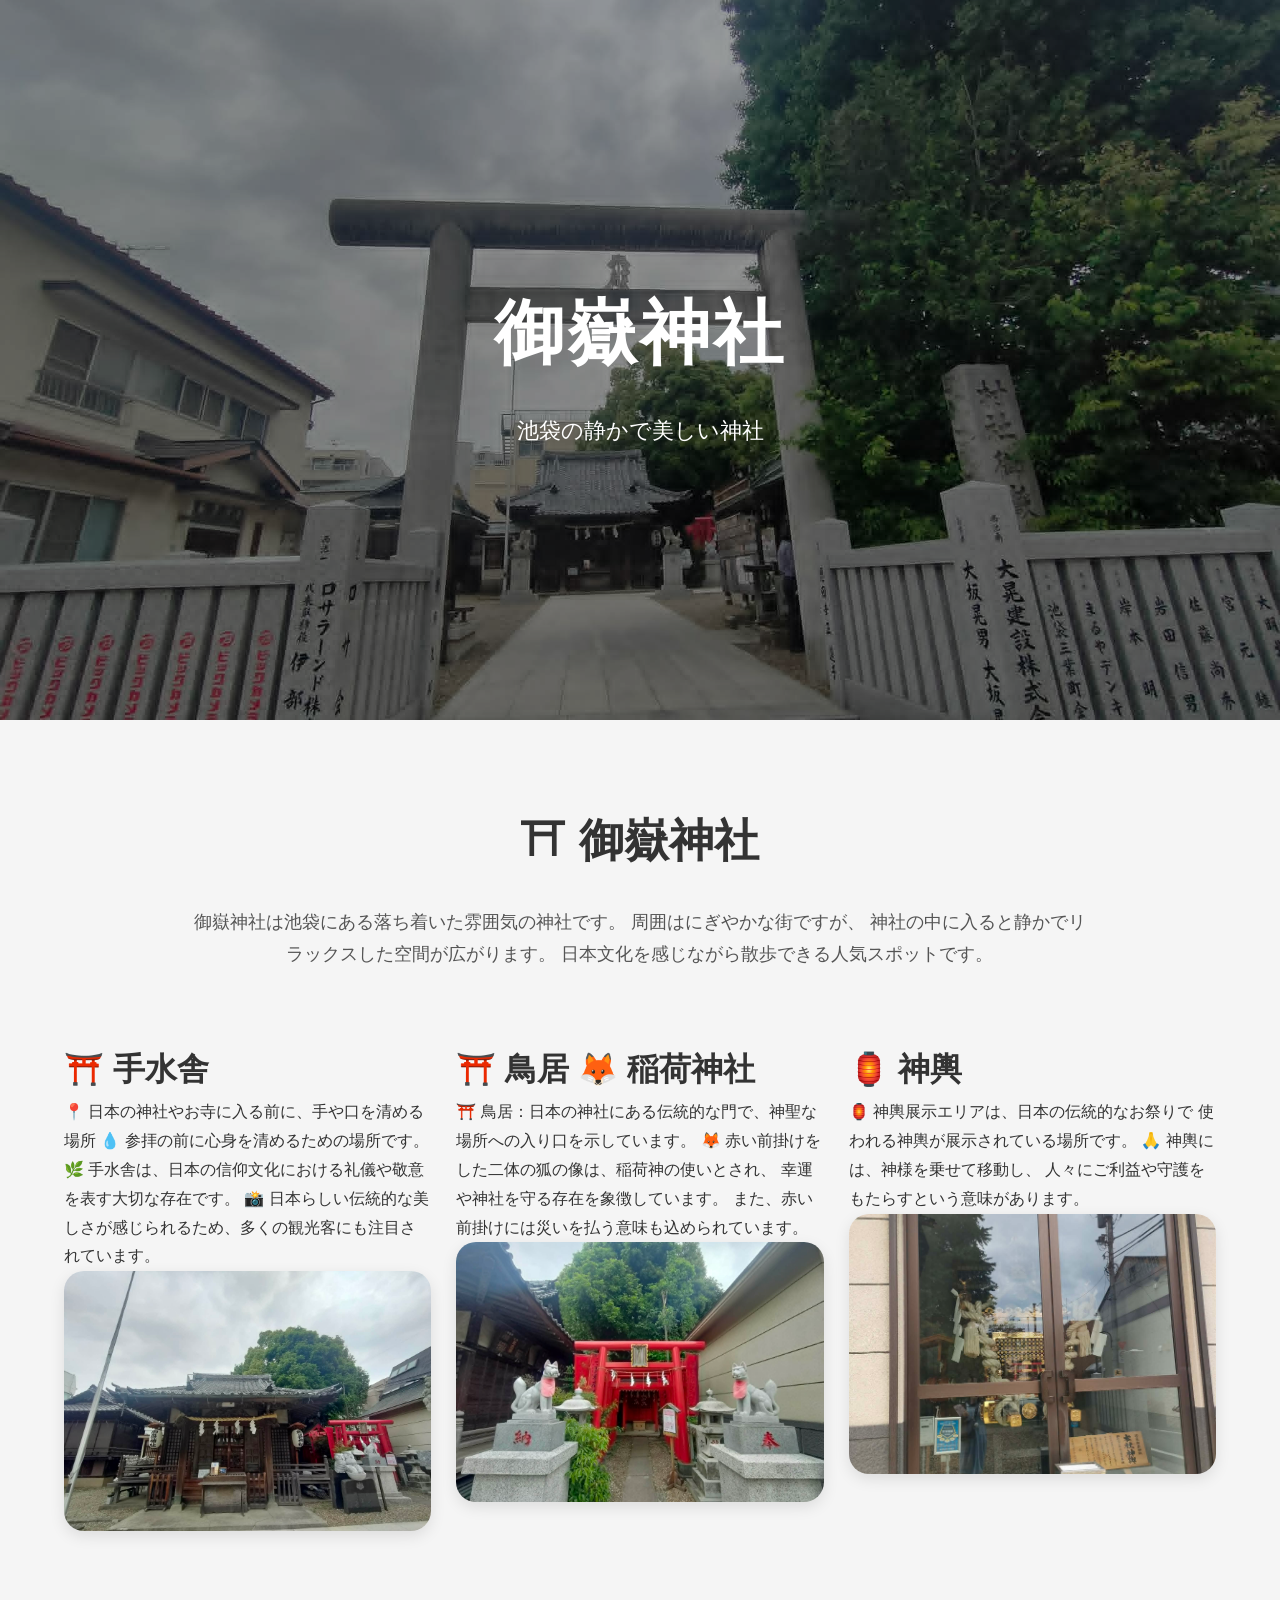
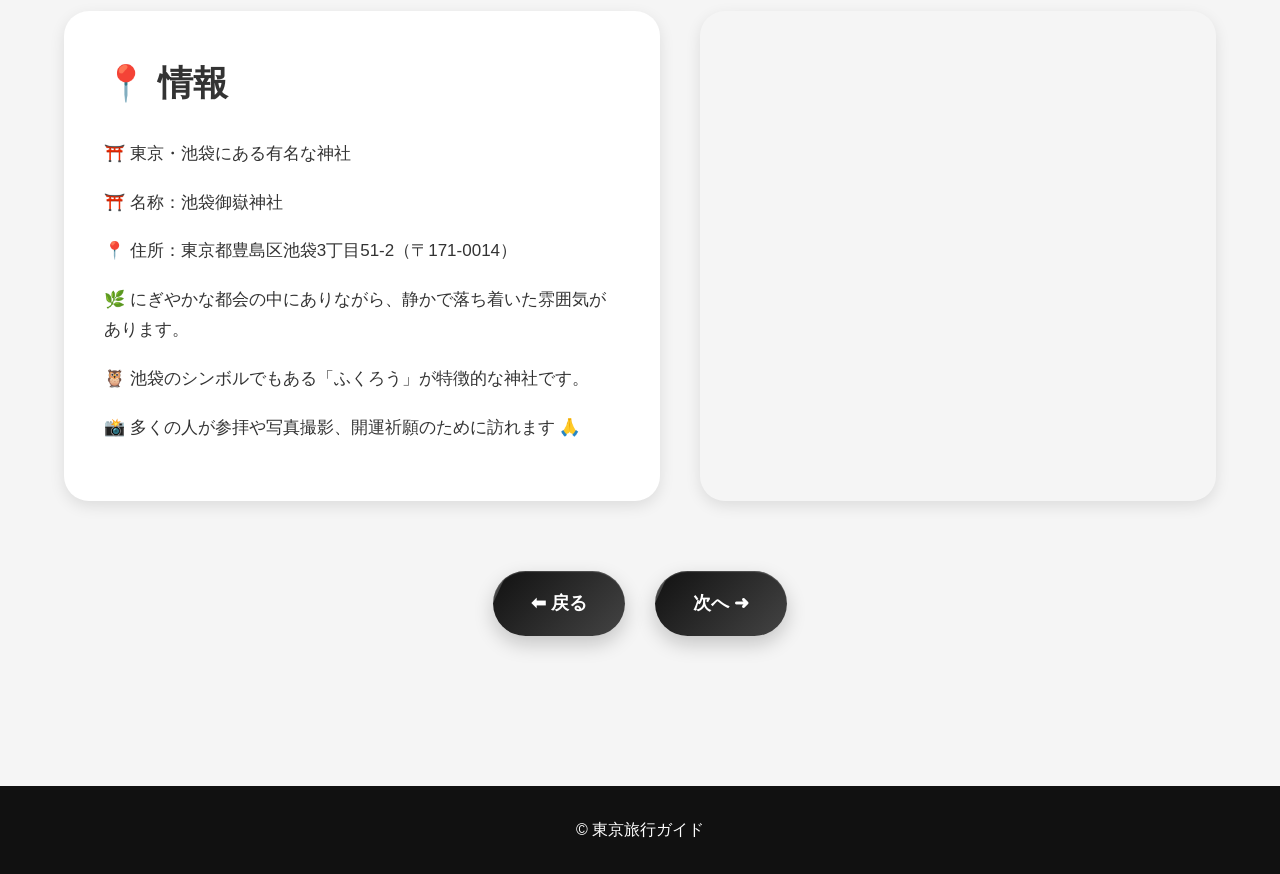
<file: mitake.html>
<!DOCTYPE html>
<html lang="ja">

<head>
    <meta charset="UTF-8">
    <meta name="viewport" content="width=device-width, initial-scale=1.0">

    <title>御嶽神社</title>

    <style>
        * {
            margin: 0;
            padding: 0;
            box-sizing: border-box;
            font-family: Arial, sans-serif;
        }

        body {
            background: #f5f5f5;
            color: #333;
            line-height: 1.8;
        }

        /* HERO */

        .hero {
            position: relative;
            height: 80vh;
            overflow: hidden;
        }

        .hero img {
            width: 100%;
            height: 100%;
            object-fit: cover;
            filter: brightness(60%);
        }

        .hero-text {
            position: absolute;
            top: 50%;
            left: 50%;
            transform: translate(-50%, -50%);
            color: white;
            text-align: center;
            width: 90%;
        }

        .hero-text h1 {
            font-size: 70px;
            margin-bottom: 15px;
            letter-spacing: 3px;
        }

        .hero-text p {
            font-size: 22px;
        }

        /* CONTENT */

        .container {
            width: 90%;
            max-width: 1200px;
            margin: auto;
            padding: 80px 0;
        }

        .description {
            text-align: center;
            margin-bottom: 70px;
        }

        .description h2 {
            font-size: 45px;
            margin-bottom: 25px;
        }

        .description p {
            font-size: 18px;
            color: #555;
            max-width: 900px;
            margin: auto;
        }

        /* GALLERY */

        .gallery {
            display: grid;
            grid-template-columns: repeat(auto-fit, minmax(300px, 1fr));
            gap: 25px;
            margin-bottom: 70px;
        }

        .gallery img {
            width: 100%;
            height: 260px;
            object-fit: cover;
            border-radius: 20px;
            transition: 0.4s;
            cursor: pointer;
            box-shadow: 0 5px 15px rgba(0, 0, 0, 0.1);
        }

        .gallery img:hover {
            transform: scale(1.04);
        }

        /* INFO + MAP */

        .info-map-container {
            display: flex;
            gap: 40px;
            align-items: stretch;
            margin-bottom: 70px;
            flex-wrap: wrap;
        }

        .info-box {
            flex: 1;
            min-width: 320px;

            background: white;
            padding: 40px;
            border-radius: 25px;

            box-shadow: 0 5px 15px rgba(0, 0, 0, 0.1);
        }

        .info-box h3 {
            margin-bottom: 25px;
            font-size: 35px;
        }

        .info-box p {
            margin-bottom: 18px;
            font-size: 17px;
        }

        /* MAP */

        .map-box {
            flex: 1;
            min-width: 320px;
        }

        .map-box iframe {
            width: 100%;
            height: 100%;
            min-height: 350px;

            border: none;
            border-radius: 25px;

            box-shadow: 0 5px 15px rgba(0, 0, 0, 0.1);
        }

        /* NAVIGATION */

        .page-navigation {
            width: 100%;
            display: flex;
            justify-content: center;
            gap: 30px;
            flex-wrap: wrap;
        }

        .nav-btn {
            position: relative;
            padding: 16px 38px;
            border-radius: 50px;
            text-decoration: none;
            font-size: 18px;
            font-weight: bold;
            color: white;

            background: linear-gradient(135deg, #111, #444);

            box-shadow:
                0 8px 20px rgba(0, 0, 0, 0.2),
                inset 0 1px 1px rgba(255, 255, 255, 0.2);

            transition: all 0.35s ease;

            overflow: hidden;
        }

        .nav-btn::before {
            content: "";
            position: absolute;
            top: 0;
            left: -100%;
            width: 100%;
            height: 100%;

            background: rgba(255, 255, 255, 0.2);

            transform: skewX(-25deg);
            transition: 0.6s;
        }

        .nav-btn:hover::before {
            left: 120%;
        }

        .nav-btn:hover {
            transform: translateY(-6px) scale(1.05);
        }

        /* FOOTER */

        footer {
            background: #111;
            color: white;
            text-align: center;
            padding: 30px;
            margin-top: 70px;
        }
        /* =========================
   MOBILE RESPONSIVE
========================= */

@media (max-width: 768px){

    body{
        overflow-x:hidden;
    }

    section{
        padding:70px 6%;
    }

    /* HERO */

    .hero{
        height:85vh;
        background-position:center;
    }

    .hero-content h1{

        font-size:52px;

        letter-spacing:2px;

        line-height:1.2;
    }

    .hero-content p{

        font-size:16px;

        padding:0 10px;
    }

    /* TITLE */

    .title{
        margin-bottom:45px;
    }

    .title h2{

        font-size:34px;

        line-height:1.4;
    }

    .title p{

        font-size:15px;

        line-height:1.9;
    }

    /* GRID */

    .gallery{

        grid-template-columns:1fr;

        gap:25px;
    }

    .info-map{

        grid-template-columns:1fr;
    }

    /* CARD */

    .gallery-card{

        border-radius:24px;
    }

    .gallery-card img{

        height:220px;
    }

    .gallery-content{

        padding:22px;
    }

    .gallery-content h3{

        font-size:24px;
    }

    .gallery-content p{

        font-size:15px;
    }

    /* INFO BOX */

    .info-box{

        padding:28px;
    }

    .info-box h3{

        font-size:28px;
    }

    .info-box p{

        font-size:15px;
    }

    /* MAP */

    iframe{

        height:320px;
    }

    /* BUTTON */

    .page-navigation{

        gap:15px;
    }

    .nav-btn{

        width:100%;

        text-align:center;

        padding:14px 20px;

        font-size:15px;
    }

    /* FOOTER */

    footer{

        padding:60px 6%;
    }

    footer h2{

        font-size:28px;
    }

    footer p{

        font-size:14px;
    }

}
    </style>
    

</head>

<body>

    <!-- HERO -->

    <section class="hero">

        <img src="image/20.jpg" alt="御嶽神社">

        <div class="hero-text">

            <h1>御嶽神社</h1>

            <p>
                池袋の静かで美しい神社
            </p>

        </div>

    </section>

    <!-- CONTENT -->

    <div class="container">

        <!-- DESCRIPTION -->

        <div class="description">

            <h2>⛩ 御嶽神社</h2>

            <p>
                御嶽神社は池袋にある落ち着いた雰囲気の神社です。
                周囲はにぎやかな街ですが、
                神社の中に入ると静かでリラックスした空間が広がります。
                日本文化を感じながら散歩できる人気スポットです。
            </p>

        </div>

        <!-- GALLERY -->

        <div class="gallery">
            <div>
                <p>
                <h1>⛩️ 手水舎</h1>
                </p>
                <p>📍 日本の神社やお寺に入る前に、手や口を清める場所
                    💧 参拝の前に心身を清めるための場所です。
                    🌿 手水舎は、日本の信仰文化における礼儀や敬意を表す大切な存在です。
                    📸 日本らしい伝統的な美しさが感じられるため、多くの観光客にも注目されています。</p>
                <img src="image/22.jpg" alt="御嶽神社">
            </div>

            <div>
                <p>
                <h1>⛩️ 鳥居 🦊 稲荷神社</h1>
                <p>⛩️ 鳥居：日本の神社にある伝統的な門で、神聖な場所への入り口を示しています。
                    🦊 赤い前掛けをした二体の狐の像は、稲荷神の使いとされ、
                    幸運や神社を守る存在を象徴しています。
                    また、赤い前掛けには災いを払う意味も込められています。</p>
                </p>
                <img src="image/23.jpg" alt="神社">
            </div>

            <div>
                <p>
                <h1>🏮 神輿</h1>
                </p>
                <p>🏮 神輿展示エリアは、日本の伝統的なお祭りで
                    使われる神輿が展示されている場所です。
                    🙏 神輿には、神様を乗せて移動し、
                    人々にご利益や守護をもたらすという意味があります。</p>
                <img src="image/24.jpg" alt="神輿">
            </div>
        </div>

        <!-- INFO + MAP -->

        <div class="info-map-container">

            <!-- INFORMATION -->
            <div class="info-box">
                <h3>📍 情報</h3>
                <p>⛩️ 東京・池袋にある有名な神社</p>
                <p>⛩️ 名称：池袋御嶽神社</p>
                <p>📍 住所：東京都豊島区池袋3丁目51-2（〒171-0014）</p>
                <p>🌿 にぎやかな都会の中にありながら、静かで落ち着いた雰囲気があります。</p>
                <p>🦉 池袋のシンボルでもある「ふくろう」が特徴的な神社です。</p>
                <p>📸 多くの人が参拝や写真撮影、開運祈願のために訪れます 🙏</p>
            </div>

            <!-- MAP -->
            <div class="map-box">
                <iframe src="https://www.google.com/maps?q=Mitake+Shrine+Tokyo&output=embed">
                </iframe>
            </div>

        </div>

        <!-- NAVIGATION -->

        <div class="page-navigation">

            <a href="ikebukuro.html" class="nav-btn">
                ⬅ 戻る
            </a>

            <a href="sunshine.html" class="nav-btn">
                次へ ➜
            </a>

        </div>

    </div>

    <!-- FOOTER -->

    <footer>

        <p>© 東京旅行ガイド</p>

    </footer>

</body>

</html>
</file>
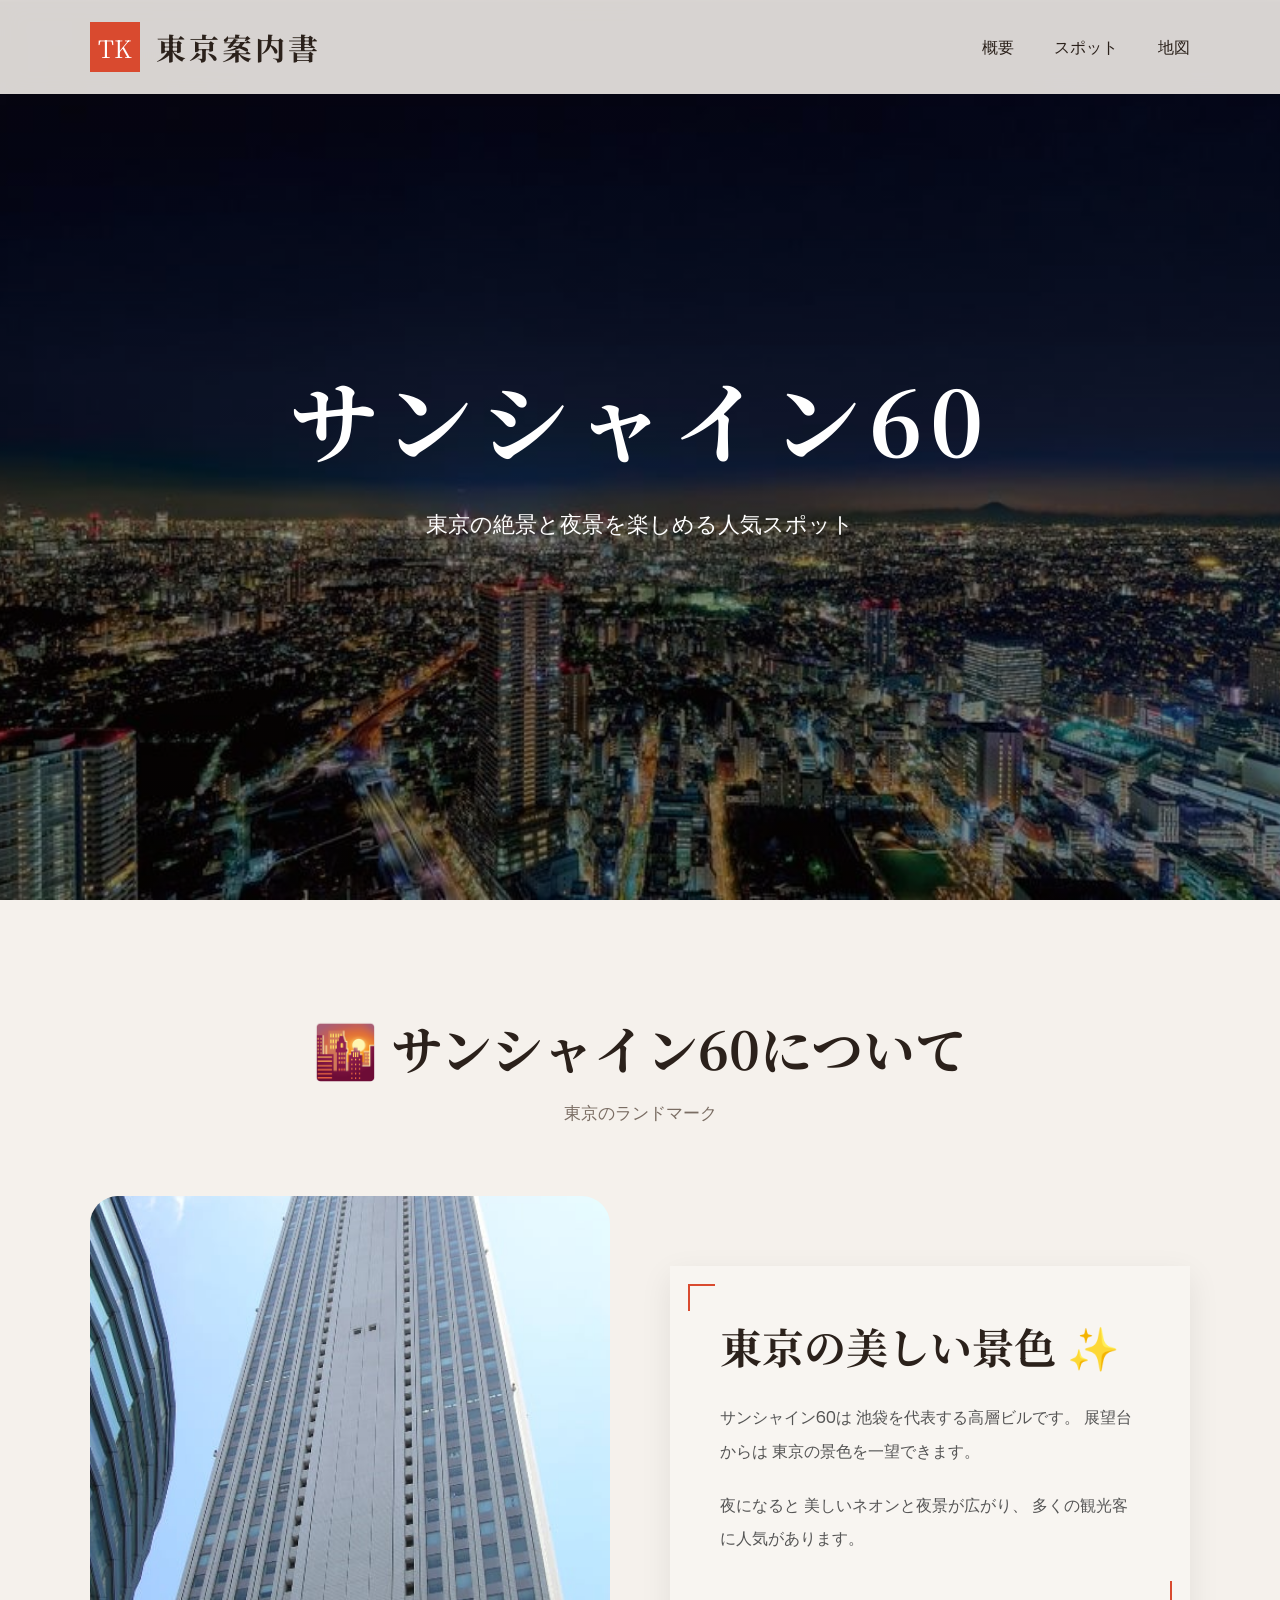
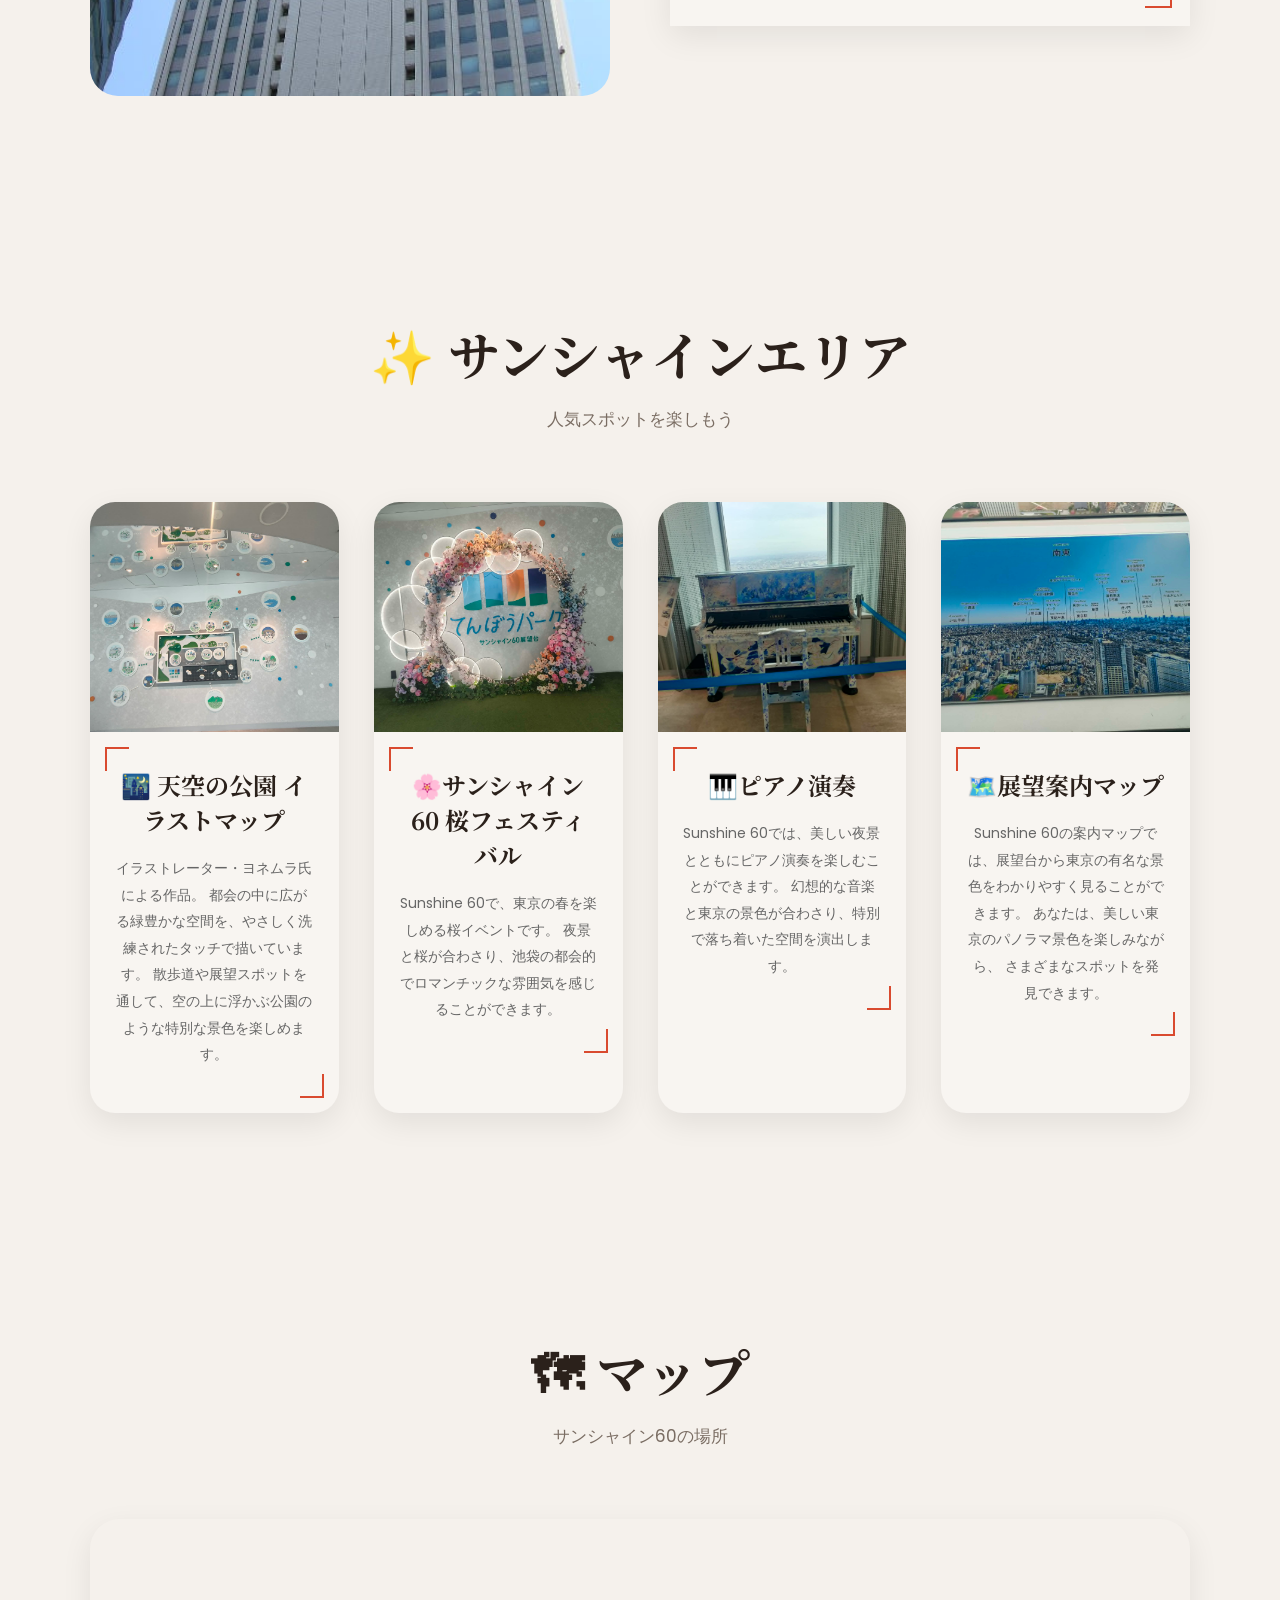
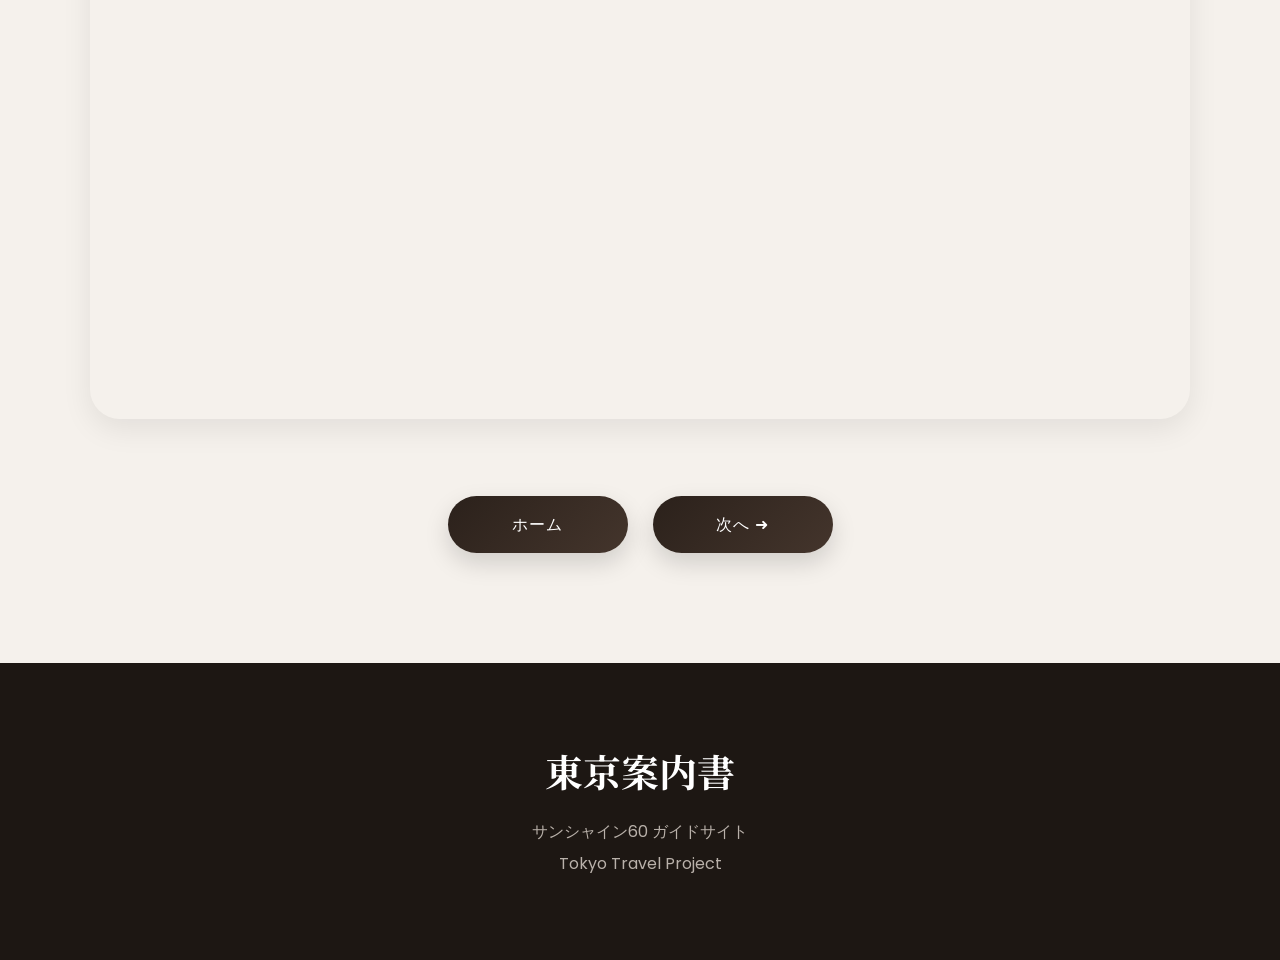
<file: sunshine.html>
<!-- =========================
   SUNSHINE 60 PAGE
========================= -->

<!DOCTYPE html>
<html lang="ja">

<head>

    <meta charset="UTF-8">

    <meta name="viewport" content="width=device-width, initial-scale=1.0">

    <title>サンシャイン60 | 東京旅行</title>

    <!-- FONT -->

    <link rel="preconnect" href="https://fonts.googleapis.com">

    <link rel="preconnect" href="https://fonts.gstatic.com" crossorigin>

    <link
        href="https://fonts.googleapis.com/css2?family=Noto+Serif+JP:wght@400;500;700&family=Poppins:wght@300;400;500;600;700&display=swap"
        rel="stylesheet">

    <style>
        * {
            margin: 0;
            padding: 0;
            box-sizing: border-box;
            scroll-behavior: smooth;
        }

        body {

            font-family:
                "Poppins",
                sans-serif;

            background: #f5f1ec;

            color: #2b211b;

            overflow-x: hidden;
        }

        a {
            text-decoration: none;
            color: inherit;
        }

        img {
            width: 100%;
            display: block;
        }

        section {
            padding: 110px 7%;
        }

        /* =========================
       NAVBAR
    ========================= */

        nav {

            position: fixed;

            top: 0;
            left: 0;

            width: 100%;

            padding: 22px 7%;

            display: flex;
            justify-content: space-between;
            align-items: center;

            background: rgba(245, 241, 236, 0.88);

            backdrop-filter: blur(12px);

            z-index: 999;
        }

        .logo {

            display: flex;
            align-items: center;
            gap: 16px;
        }

        .logo-box {

            width: 50px;
            height: 50px;

            background: #d94a2f;

            display: flex;
            justify-content: center;
            align-items: center;

            color: white;

            font-size: 24px;

            font-family: "Noto Serif JP", serif;
        }

        .logo h1 {

            font-size: 30px;

            font-family: "Noto Serif JP", serif;

            letter-spacing: 3px;
        }

        nav ul {

            display: flex;
            list-style: none;
            gap: 40px;
        }

        nav ul li a {

            font-size: 16px;

            transition: 0.3s;
        }

        nav ul li a:hover {

            color: #d94a2f;
        }

        /* =========================
       HERO
    ========================= */

        .hero {

            height: 100vh;

            background:
                linear-gradient(rgba(0, 0, 0, 0.35),
                    rgba(0, 0, 0, 0.45)),
                url("image/67.jpg") center/cover;

            display: flex;
            justify-content: center;
            align-items: center;

            text-align: center;

            color: white;

            padding: 0 7%;
        }

        .hero-content h2 {

            font-size: 90px;

            font-family: "Noto Serif JP", serif;

            letter-spacing: 8px;

            margin-bottom: 20px;
        }

        .hero-content p {

            font-size: 22px;

            line-height: 2;
        }

        /* =========================
       TITLE
    ========================= */

        .section-title {

            text-align: center;

            margin-bottom: 70px;
        }

        .section-title h2 {

            font-size: 52px;

            font-family: "Noto Serif JP", serif;

            margin-bottom: 15px;
        }

        .section-title p {

            color: #7a6d63;

            font-size: 17px;
        }

        /* =========================
       ABOUT
    ========================= */

        .about {

            display: grid;

            grid-template-columns:
                repeat(auto-fit, minmax(320px, 1fr));

            gap: 60px;

            align-items: center;
        }

        .about-image {

            overflow: hidden;

            border-radius: 28px;
        }

        .about-image img {

            height: 500px;

            object-fit: cover;

            transition: 0.5s;
        }

        .about-image:hover img {

            transform: scale(1.05);
        }

        .about-text {

            background: #f8f5f1;

            padding: 50px;

            position: relative;

            box-shadow:
                0 10px 30px rgba(0, 0, 0, 0.08);
        }

        .about-text::before {

            content: "";

            position: absolute;

            top: 18px;
            left: 18px;

            width: 25px;
            height: 25px;

            border-top: 2px solid #d94a2f;
            border-left: 2px solid #d94a2f;
        }

        .about-text::after {

            content: "";

            position: absolute;

            right: 18px;
            bottom: 18px;

            width: 25px;
            height: 25px;

            border-right: 2px solid #d94a2f;
            border-bottom: 2px solid #d94a2f;
        }

        .about-text h3 {

            font-size: 42px;

            margin-bottom: 25px;

            font-family: "Noto Serif JP", serif;
        }

        .about-text p {

            line-height: 2.1;

            color: #555;

            margin-bottom: 20px;

            font-size: 16px;
        }

        /* =========================
   SPOT GRID
========================= */

        .spot-grid {

            display: grid;

            grid-template-columns:
                repeat(4, 1fr);

            gap: 35px;
        }

        .spot-card {

            background: #f8f5f1;

            overflow: hidden;

            border-radius: 25px;

            box-shadow:
                0 10px 30px rgba(0, 0, 0, 0.08);

            transition: 0.4s;
        }

        .spot-card:hover {

            transform: translateY(-10px);
        }

        /* IMAGE */

        .spot-image {

            height: 230px;

            overflow: hidden;
        }

        .spot-image img {

            width: 100%;
            height: 100%;

            object-fit: cover;

            transition: 0.5s;
        }

        .spot-card:hover img {

            transform: scale(1.08);
        }

        /* CONTENT */

        .spot-content {

            padding: 35px 25px 45px;

            text-align: center;

            position: relative;
        }

        .spot-content::before {

            content: "";

            position: absolute;

            top: 15px;
            left: 15px;

            width: 22px;
            height: 22px;

            border-top: 2px solid #d94a2f;
            border-left: 2px solid #d94a2f;
        }

        .spot-content::after {

            content: "";

            position: absolute;

            right: 15px;
            bottom: 15px;

            width: 22px;
            height: 22px;

            border-right: 2px solid #d94a2f;
            border-bottom: 2px solid #d94a2f;
        }

        .spot-content h3 {

            font-size: 24px;

            margin-bottom: 18px;

            font-family: "Noto Serif JP", serif;
        }

        .spot-content p {

            color: #666;

            line-height: 1.9;

            font-size: 14px;

            margin-bottom: 0;
        }

        /* MOBILE */

        @media(max-width:1100px) {

            .spot-grid {

                grid-template-columns:
                    repeat(2, 1fr);
            }

        }

        @media(max-width:768px) {

            .spot-grid {

                grid-template-columns: 1fr;
            }

            .spot-image {

                height: 220px;
            }

            .spot-content h3 {

                font-size: 28px;
            }

        }

        /* =========================
       MAP
    ========================= */

        .map-section iframe {

            width: 100%;

            height: 500px;

            border: none;

            border-radius: 30px;

            box-shadow:
                0 10px 30px rgba(0, 0, 0, 0.08);
        }

        /* =========================
       FOOTER
    ========================= */

        footer {

            background: #1d1713;

            color: white;

            text-align: center;

            padding: 80px 7%;
        }

        footer h2 {

            font-size: 38px;

            font-family: "Noto Serif JP", serif;

            margin-bottom: 18px;
        }

        footer p {

            color: #b9b1aa;

            line-height: 2;
        }

        /* =========================
       ANIMATION
    ========================= */

        .fade {

            opacity: 0;

            transform: translateY(30px);

            transition: 1s;
        }

        .fade.show {

            opacity: 1;

            transform: translateY(0);
        }

        /* =========================
       MOBILE
    ========================= */

        @media(max-width:1100px) {

            .spot-grid {

                grid-template-columns:
                    repeat(2, 1fr);
            }

        }

        @media(max-width:768px) {

            nav {

                flex-direction: column;
                gap: 20px;
            }

            nav ul {

                gap: 18px;

                flex-wrap: wrap;

                justify-content: center;
            }

            .hero-content h2 {

                font-size: 58px;

                line-height: 1.2;
            }

            .hero-content p {

                font-size: 16px;
            }

            .section-title h2 {

                font-size: 38px;
            }

            .about-image img {

                height: 350px;
            }

            .spot-grid {

                grid-template-columns: 1fr;
            }

            .spot-image {

                height: 220px;
            }

            .about-text {

                padding: 35px 25px;
            }

            .spot-content h3,
            .about-text h3 {

                font-size: 30px;
            }

        }

        /* =========================
   PAGE NAVIGATION
========================= */

        .page-navigation {

            display: flex;

            justify-content: center;

            align-items: center;

            gap: 25px;

            flex-wrap: wrap;

            margin-top: 70px;
        }

        /* BUTTON */

        .nav-btn {

            position: relative;

            display: inline-flex;

            justify-content: center;
            align-items: center;

            padding: 16px 38px;

            min-width: 180px;

            border-radius: 60px;

            background:
                linear-gradient(135deg,
                    #2b211b,
                    #44352c);

            color: white;

            font-size: 16px;

            font-weight: 500;

            letter-spacing: 1px;

            overflow: hidden;

            transition: 0.4s;

            box-shadow:
                0 10px 25px rgba(0, 0, 0, 0.15);
        }

        /* LIGHT EFFECT */

        .nav-btn::before {

            content: "";

            position: absolute;

            top: 0;
            left: -120%;

            width: 100%;
            height: 100%;

            background:
                linear-gradient(120deg,
                    transparent,
                    rgba(255, 255, 255, 0.25),
                    transparent);

            transition: 0.6s;
        }

        .nav-btn:hover::before {

            left: 120%;
        }

        /* HOVER */

        .nav-btn:hover {

            background:
                linear-gradient(135deg,
                    #d94a2f,
                    #ff7a59);

            transform:
                translateY(-5px) scale(1.04);

            box-shadow:
                0 18px 35px rgba(217, 74, 47, 0.35);
        }

        /* ACTIVE */

        .nav-btn:active {

            transform: scale(0.97);
        }

        /* MOBILE */

        @media(max-width:768px) {

            .page-navigation {

                flex-direction: column;

                gap: 18px;
            }

            .nav-btn {

                width: 100%;

                max-width: 320px;

                padding: 15px 20px;

                font-size: 15px;
            }

        }
    </style>

</head>

<body>

    <!-- NAVBAR -->

    <nav>

        <div class="logo">

            <div class="logo-box">
                TK
            </div>

            <h1>東京案内書</h1>

        </div>

        <ul>

            <li><a href="#about">概要</a></li>
            <li><a href="#spots">スポット</a></li>
            <li><a href="#map">地図</a></li>

        </ul>

    </nav>

    <!-- HERO -->

    <section class="hero">

        <div class="hero-content fade">

            <h2>サンシャイン60</h2>

            <p>
                東京の絶景と夜景を楽しめる人気スポット
            </p>

        </div>

    </section>

    <!-- ABOUT -->

    <section id="about">

        <div class="section-title fade">

            <h2>🌇 サンシャイン60について</h2>

            <p>
                東京のランドマーク
            </p>

        </div>

        <div class="about">

            <div class="about-image fade">

                <img src="image/42.jpg" alt="サンシャイン60">

            </div>

            <div class="about-text fade">

                <h3>
                    東京の美しい景色 ✨
                </h3>

                <p>

                    サンシャイン60は
                    池袋を代表する高層ビルです。

                    展望台からは
                    東京の景色を一望できます。

                </p>

                <p>

                    夜になると
                    美しいネオンと夜景が広がり、
                    多くの観光客に人気があります。

                </p>

            </div>

        </div>

    </section>

    <!-- SPOTS -->

    <section id="spots">

        <div class="section-title fade">

            <h2>✨ サンシャインエリア</h2>

            <p>
                人気スポットを楽しもう
            </p>

        </div>

        <div class="spot-grid">

            <!-- CARD 1 -->

            <div class="spot-card fade">

                <div class="spot-image">

                    <img src="image/35.jpg" alt="展望台">

                </div>

                <div class="spot-content">

                    <h3>🌃 天空の公園 イラストマップ</h3>

                    <p>
                        イラストレーター・ヨネムラ氏による作品。
                        都会の中に広がる緑豊かな空間を、やさしく洗練されたタッチで描いています。
                        散歩道や展望スポットを通して、空の上に浮かぶ公園のような特別な景色を楽しめます。
                    </p>

                </div>

            </div>

            <!-- CARD 2 -->

            <div class="spot-card fade">

                <div class="spot-image">

                    <img src="image/15.jpg" alt="レストラン">

                </div>

                <div class="spot-content">

                    <h3> 🌸サンシャイン60 桜フェスティバル</h3>

                    <p>
                        Sunshine 60で、東京の春を楽しめる桜イベントです。
                        夜景と桜が合わさり、池袋の都会的でロマンチックな雰囲気を感じることができます。
                    </p>

                </div>

            </div>

            <!-- CARD 3 -->

            <div class="spot-card fade">

                <div class="spot-image">

                    <img src="image/16.jpg" alt="ショップ">

                </div>

                <div class="spot-content">

                    <h3>🎹ピアノ演奏 </h3>

                    <p>
                        Sunshine 60では、美しい夜景とともにピアノ演奏を楽しむことができます。
                        幻想的な音楽と東京の景色が合わさり、特別で落ち着いた空間を演出します。
                    </p>

                </div>

            </div>

            <!-- CARD 4 -->

            <div class="spot-card fade">

                <div class="spot-image">

                    <img src="image/18.jpg" alt="夜景">

                </div>

                <div class="spot-content">

                    <h3>🗺️展望案内マップ</h3>

                    <p>
                        Sunshine 60の案内マップでは、展望台から東京の有名な景色をわかりやすく見ることができます。
                        あなたは、美しい東京のパノラマ景色を楽しみながら、
                        さまざまなスポットを発見できます。
                    </p>

                </div>

            </div>

        </div>

    </section>

    <!-- MAP -->

    <section class="map-section" id="map">

        <div class="section-title fade">

            <h2>🗺 マップ</h2>

            <p>
                サンシャイン60の場所
            </p>

        </div>

        <iframe src="https://www.google.com/maps?q=Sunshine+City+Tokyo&output=embed">

        </iframe>
        <div class="page-navigation">

            <a href="index.html" class="nav-btn">

                ホーム

            </a>

            <a href="mejiro.html" class="nav-btn">

                次へ ➜

            </a>

        </div>

    </section>

    <!-- FOOTER -->

    <footer>

        <h2>東京案内書</h2>

        <p>

            サンシャイン60 ガイドサイト<br>
            Tokyo Travel Project

        </p>

    </footer>

    <script>

        const fadeElements =
            document.querySelectorAll(".fade");

        window.addEventListener("scroll", () => {

            fadeElements.forEach(el => {

                if (
                    el.getBoundingClientRect().top
                    <
                    window.innerHeight - 100
                ) {

                    el.classList.add("show");

                }

            });

        });

    </script>

</body>

</html>
</file>
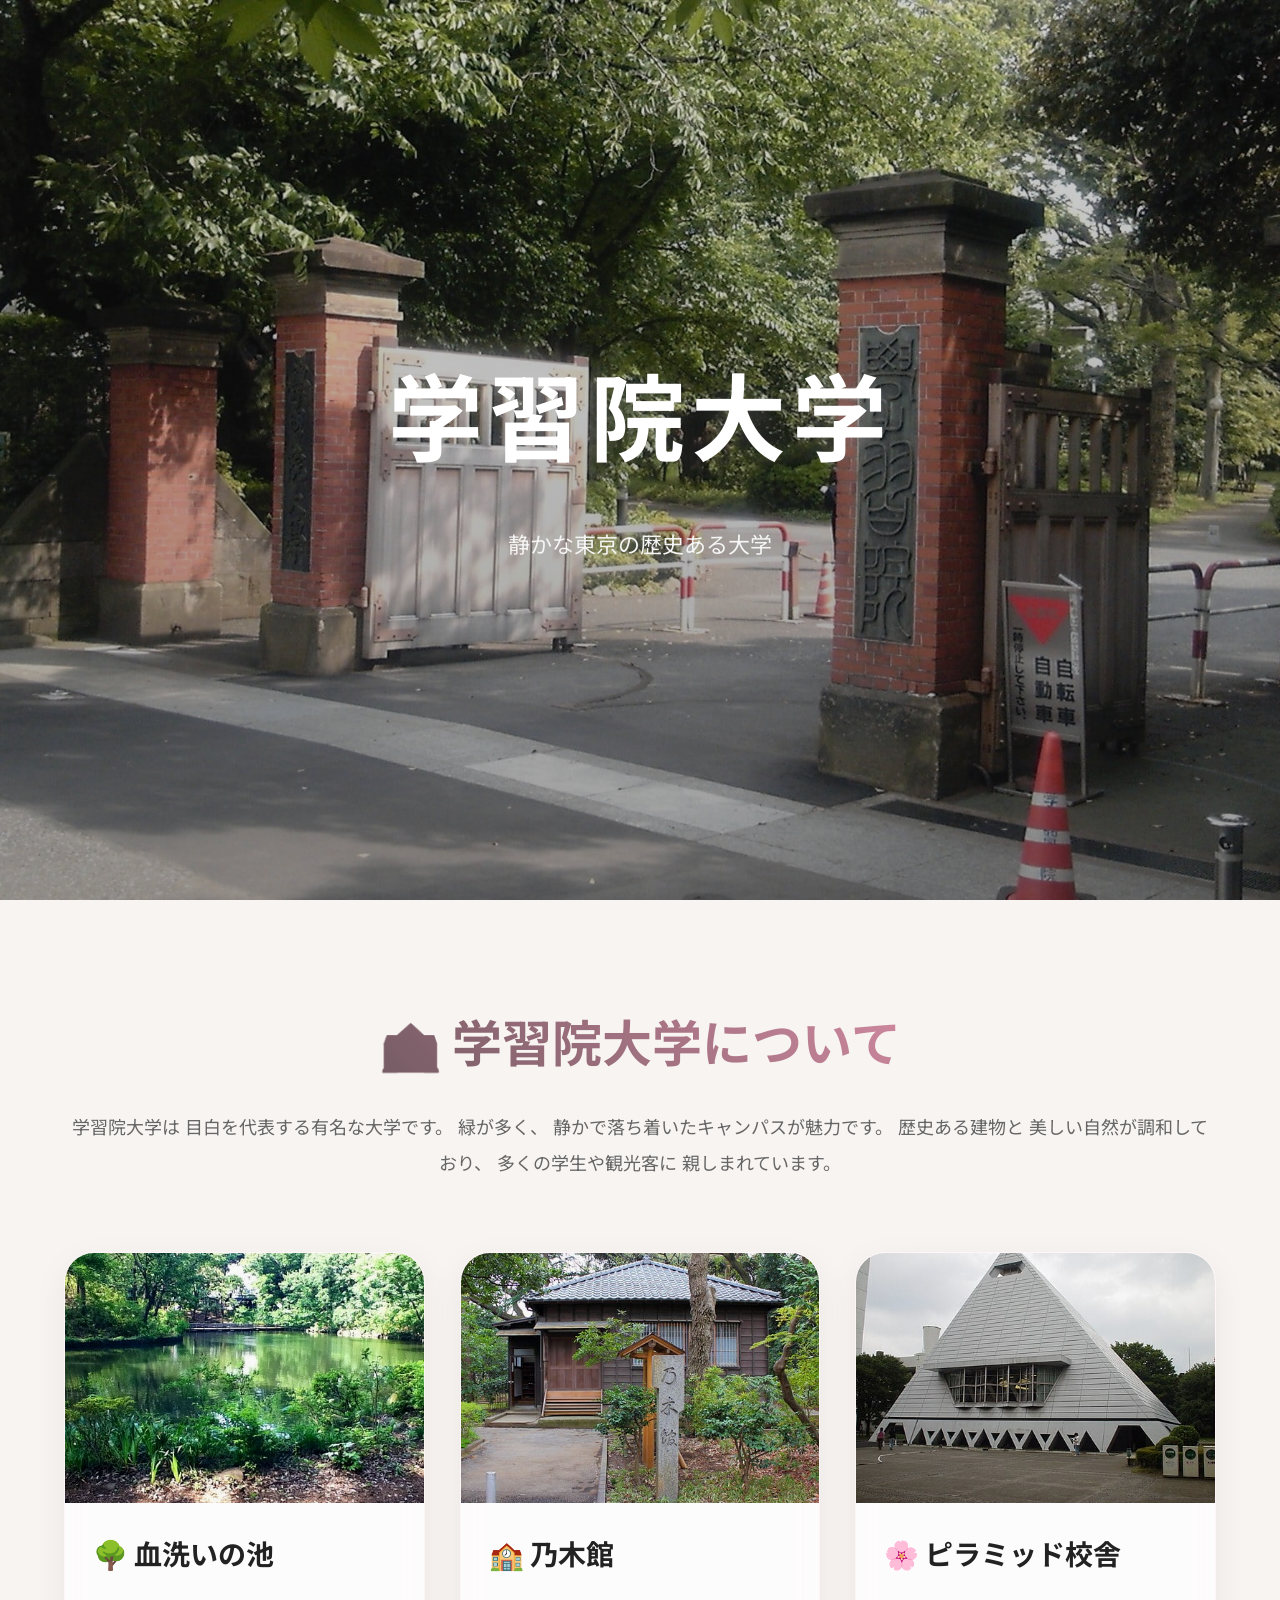
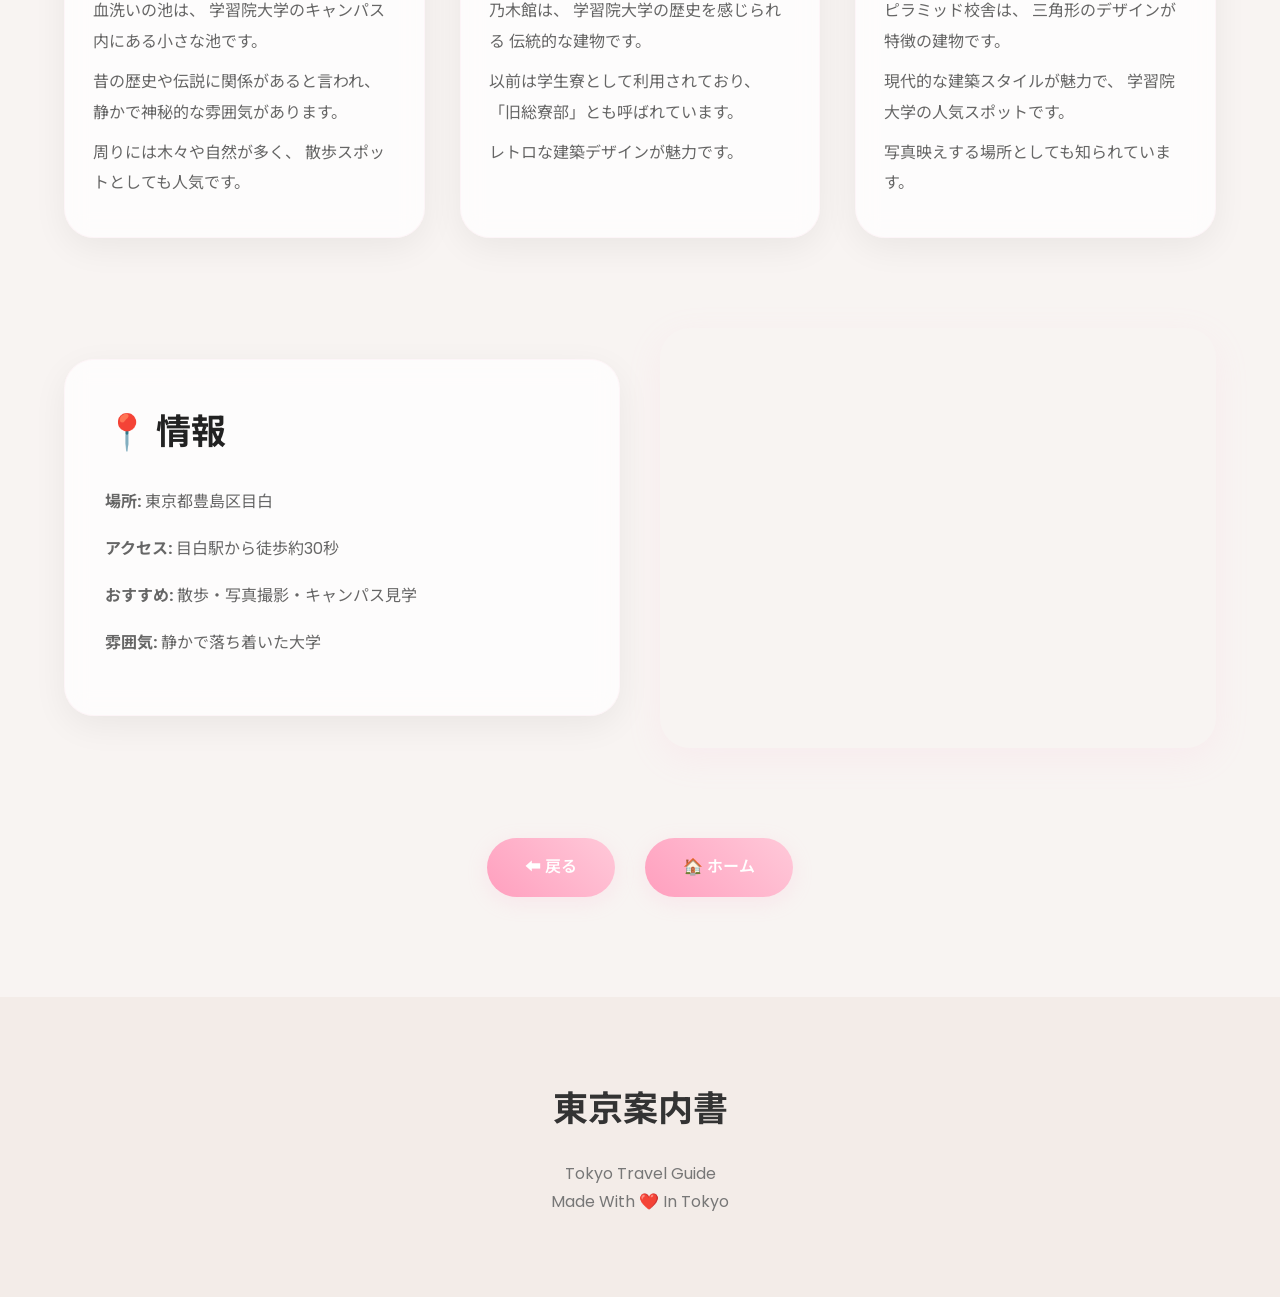
<file: university.html>
<!DOCTYPE html>
<html lang="ja">

<head>

    <meta charset="UTF-8">

    <meta name="viewport"
          content="width=device-width, initial-scale=1.0">

    <title>学習院大学 | Tokyo Travel</title>

    <!-- FONT -->

    <link rel="preconnect"
          href="https://fonts.googleapis.com">

    <link rel="preconnect"
          href="https://fonts.gstatic.com"
          crossorigin>

    <link
        href="https://fonts.googleapis.com/css2?family=Poppins:wght@300;400;500;600;700&family=Noto+Sans+JP:wght@300;400;500;700&display=swap"
        rel="stylesheet">

    <style>

        /* =========================
           RESET
        ========================= */

        *{
            margin:0;
            padding:0;
            box-sizing:border-box;
            scroll-behavior:smooth;
        }

        body{

            font-family:
            "Poppins",
            "Noto Sans JP",
            sans-serif;

            background:#f8f4f2;

            color:#222;

            line-height:1.8;

            overflow-x:hidden;
        }

        img{
            width:100%;
            display:block;
        }

        a{
            text-decoration:none;
        }

        /* =========================
           SCROLLBAR
        ========================= */

        ::-webkit-scrollbar{
            width:10px;
        }

        ::-webkit-scrollbar-thumb{

            background:#ffc9d9;

            border-radius:20px;
        }

        /* =========================
           HERO
        ========================= */

        .hero{

            height:100vh;

            background:
            linear-gradient(
                rgba(20,20,20,0.18),
                rgba(20,20,20,0.42)
            ),
            url("image/44.jpg")
            center/cover;

            display:flex;

            justify-content:center;

            align-items:center;

            text-align:center;

            color:white;
        }

        .hero-content h1{

            font-size:95px;

            letter-spacing:6px;

            margin-bottom:20px;

            text-shadow:
            0 0 30px rgba(255,255,255,0.18);
        }

        .hero-content p{

            font-size:22px;

            color:#f5f5f5;
        }

        /* =========================
           CONTAINER
        ========================= */

        .container{

            width:90%;

            max-width:1200px;

            margin:auto;

            padding:100px 0;
        }

        /* =========================
           TITLE
        ========================= */

        .title{

            text-align:center;

            margin-bottom:70px;
        }

        .title h2{

            font-size:50px;

            margin-bottom:20px;

            background:
            linear-gradient(
                45deg,
                #444,
                #ff9fbe
            );

            -webkit-background-clip:text;

            -webkit-text-fill-color:transparent;
        }

        .title p{

            color:#666;

            font-size:18px;

            line-height:2;
        }

        /* =========================
           GALLERY
        ========================= */

        .gallery{

            display:grid;

            grid-template-columns:
            repeat(auto-fit,minmax(300px,1fr));

            gap:35px;

            margin-bottom:90px;
        }

        .gallery-card{

            background:
            rgba(255,255,255,0.72);

            backdrop-filter:blur(12px);

            border-radius:30px;

            overflow:hidden;

            border:
            1px solid rgba(255,183,210,0.10);

            box-shadow:
            0 10px 35px rgba(0,0,0,0.06);

            transition:0.45s;
        }

        .gallery-card:hover{

            transform:
            translateY(-10px);

            box-shadow:
            0 15px 45px rgba(255,183,210,0.16);
        }

        .gallery-card img{

            height:250px;

            object-fit:cover;

            transition:0.5s;

            filter:
            brightness(0.97)
            contrast(1.02);
        }

        .gallery-card img:hover{

            transform:scale(1.03);
        }

        .gallery-content{

            padding:28px;
        }

        .gallery-content h3{

            font-size:28px;

            margin-bottom:15px;
        }

        .gallery-content p{

            color:#666;

            line-height:1.9;

            margin-bottom:10px;
        }

        /* =========================
           INFO + MAP
        ========================= */

        .info-map{

            display:grid;

            grid-template-columns:
            repeat(auto-fit,minmax(320px,1fr));

            gap:40px;

            align-items:center;
        }

        .info-box{

            background:
            rgba(255,255,255,0.72);

            backdrop-filter:blur(12px);

            padding:40px;

            border-radius:30px;

            border:
            1px solid rgba(255,183,210,0.10);

            box-shadow:
            0 10px 35px rgba(0,0,0,0.06);
        }

        .info-box h3{

            font-size:35px;

            margin-bottom:25px;
        }

        .info-box p{

            margin-bottom:18px;

            color:#666;
        }

        iframe{

            width:100%;

            height:420px;

            border:none;

            border-radius:30px;

            box-shadow:
            0 10px 35px rgba(255,183,210,0.12);
        }

        /* =========================
           NAVIGATION BUTTON
        ========================= */

        .page-navigation{

            margin-top:90px;

            display:flex;

            justify-content:center;

            gap:30px;

            flex-wrap:wrap;
        }

        .nav-btn{

            display:inline-block;

            padding:15px 38px;

            border-radius:50px;

            color:white;

            font-weight:600;

            background:
            linear-gradient(
                45deg,
                #ff9fbe,
                #ffc9d9
            );

            box-shadow:
            0 5px 20px rgba(255,183,210,0.22);

            transition:0.4s;
        }

        .nav-btn:hover{

            transform:
            translateY(-5px);

            box-shadow:
            0 8px 30px rgba(255,183,210,0.35);
        }

        /* =========================
           FOOTER
        ========================= */

        footer{

            background:#f3ece8;

            color:#333;

            text-align:center;

            padding:80px 10%;
        }

        footer h2{

            font-size:35px;

            margin-bottom:20px;
        }

        footer p{

            color:#777;

            line-height:1.8;
        }

        /* =========================
           MOBILE
        ========================= */

        @media(max-width:768px){

            .hero-content h1{
                font-size:60px;
            }

            .container{
                width:92%;
            }

            .gallery-content{
                padding:22px;
            }

        }
        /* =========================
   MOBILE RESPONSIVE
========================= */

@media (max-width: 768px){

    body{
        overflow-x:hidden;
    }

    section{
        padding:70px 6%;
    }

    /* HERO */

    .hero{
        height:85vh;
        background-position:center;
    }

    .hero-content h1{

        font-size:52px;

        letter-spacing:2px;

        line-height:1.2;
    }

    .hero-content p{

        font-size:16px;

        padding:0 10px;
    }

    /* TITLE */

    .title{
        margin-bottom:45px;
    }

    .title h2{

        font-size:34px;

        line-height:1.4;
    }

    .title p{

        font-size:15px;

        line-height:1.9;
    }

    /* GRID */

    .gallery{

        grid-template-columns:1fr;

        gap:25px;
    }

    .info-map{

        grid-template-columns:1fr;
    }

    /* CARD */

    .gallery-card{

        border-radius:24px;
    }

    .gallery-card img{

        height:220px;
    }

    .gallery-content{

        padding:22px;
    }

    .gallery-content h3{

        font-size:24px;
    }

    .gallery-content p{

        font-size:15px;
    }

    /* INFO BOX */

    .info-box{

        padding:28px;
    }

    .info-box h3{

        font-size:28px;
    }

    .info-box p{

        font-size:15px;
    }

    /* MAP */

    iframe{

        height:320px;
    }

    /* BUTTON */

    .page-navigation{

        gap:15px;
    }

    .nav-btn{

        width:100%;

        text-align:center;

        padding:14px 20px;

        font-size:15px;
    }

    /* FOOTER */

    footer{

        padding:60px 6%;
    }

    footer h2{

        font-size:28px;
    }

    footer p{

        font-size:14px;
    }

}

    </style>

</head>

<body>

    <!-- HERO -->

    <section class="hero">

        <div class="hero-content">

            <h1>学習院大学</h1>

            <p>
                静かな東京の歴史ある大学
            </p>

        </div>

    </section>

    <!-- CONTENT -->

    <div class="container">

        <!-- TITLE -->

        <div class="title">

            <h2>🏫 学習院大学について</h2>

            <p>

                学習院大学は
                目白を代表する有名な大学です。

                緑が多く、
                静かで落ち着いたキャンパスが魅力です。

                歴史ある建物と
                美しい自然が調和しており、

                多くの学生や観光客に
                親しまれています。

            </p>

        </div>

        <!-- GALLERY -->

        <div class="gallery">

            <!-- CARD 1 -->

            <div class="gallery-card">

                <img src="image/49.jpg">

                <div class="gallery-content">

                    <h3>🌳 血洗いの池</h3>

                    <p>

                        血洗いの池は、
                        学習院大学のキャンパス内にある小さな池です。

                    </p>

                    <p>

                        昔の歴史や伝説に関係があると言われ、
                        静かで神秘的な雰囲気があります。

                    </p>

                    <p>

                        周りには木々や自然が多く、
                        散歩スポットとしても人気です。

                    </p>

                </div>

            </div>

            <!-- CARD 2 -->

            <div class="gallery-card">

                <img src="image/50.jpg">

                <div class="gallery-content">

                    <h3>🏫 乃木館</h3>

                    <p>

                        乃木館は、
                        学習院大学の歴史を感じられる
                        伝統的な建物です。

                    </p>

                    <p>

                        以前は学生寮として利用されており、
                        「旧総寮部」とも呼ばれています。

                    </p>

                    <p>

                        レトロな建築デザインが魅力です。

                    </p>

                </div>

            </div>

            <!-- CARD 3 -->

            <div class="gallery-card">

                <img src="image/52.jpg">

                <div class="gallery-content">

                    <h3>🌸 ピラミッド校舎</h3>

                    <p>

                        ピラミッド校舎は、
                        三角形のデザインが特徴の建物です。

                    </p>

                    <p>

                        現代的な建築スタイルが魅力で、
                        学習院大学の人気スポットです。

                    </p>

                    <p>

                        写真映えする場所としても知られています。

                    </p>

                </div>

            </div>

        </div>

        <!-- INFO MAP -->

        <div class="info-map">

            <!-- INFO -->

            <div class="info-box">

                <h3>📍 情報</h3>

                <p>

                    <strong>場所:</strong>
                    東京都豊島区目白

                </p>

                <p>

                    <strong>アクセス:</strong>
                    目白駅から徒歩約30秒

                </p>

                <p>

                    <strong>おすすめ:</strong>
                    散歩・写真撮影・キャンパス見学

                </p>

                <p>

                    <strong>雰囲気:</strong>
                    静かで落ち着いた大学

                </p>

            </div>

            <!-- MAP -->

            <iframe src="https://www.google.com/maps?q=Gakushuin+University+Tokyo&output=embed">

            </iframe>

        </div>

        <!-- BUTTON -->

        <div class="page-navigation">

            <a href="mejiro.html"
               class="nav-btn">

                ⬅ 戻る

            </a>

            <a href="index.html"
               class="nav-btn">

                🏠 ホーム

            </a>

        </div>

    </div>

    <!-- FOOTER -->

    <footer>

        <h2>東京案内書</h2>

        <p>

            Tokyo Travel Guide <br>
            Made With ❤️ In Tokyo

        </p>

    </footer>

</body>

</html>
</file>
